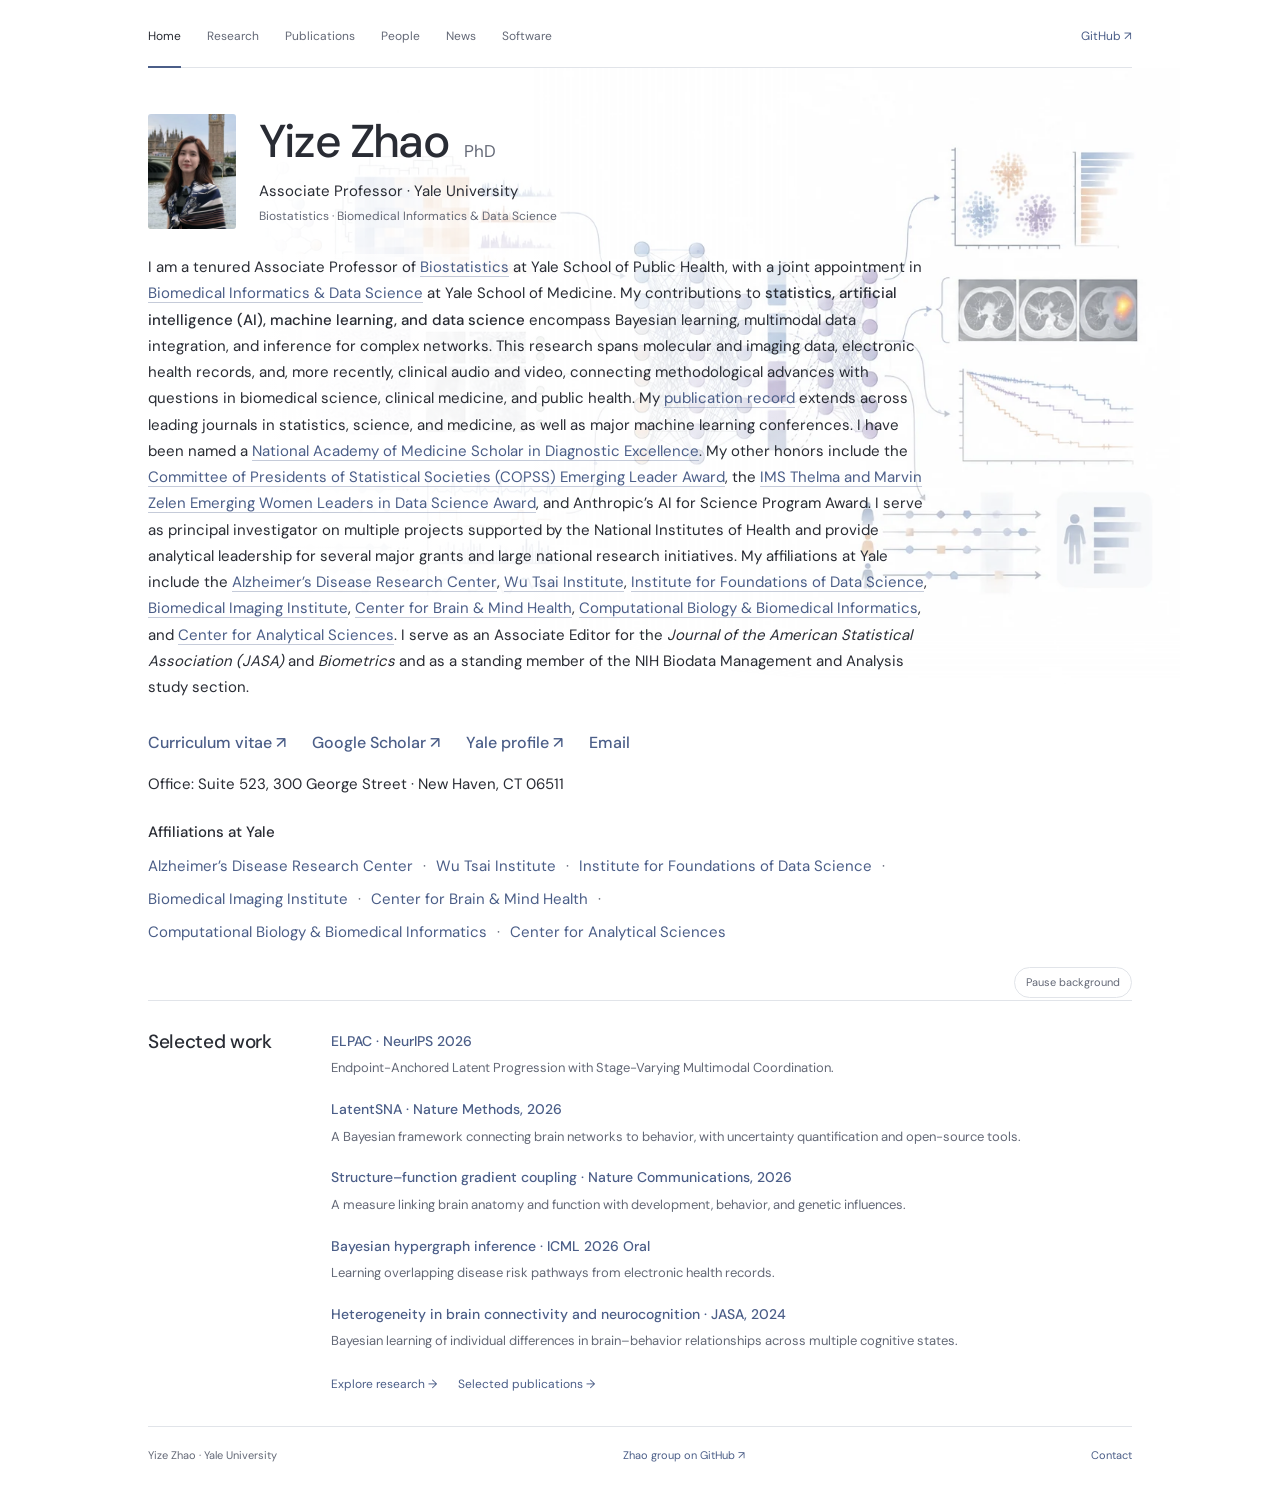
<file: index.html>
<!doctype html>
<html lang="en">
<head>
  <meta charset="utf-8">
  <meta name="viewport" content="width=device-width, initial-scale=1">
  <title>Yize Zhao | Yale University</title>
  <meta name="description" content="Yize Zhao, Associate Professor at Yale University. Statistics, artificial intelligence, machine learning, and data science.">
  <link rel="canonical" href="https://www.yizezhao.com/">
  <meta property="og:title" content="Yize Zhao | Yale University">
  <meta property="og:description" content="Yize Zhao, Associate Professor at Yale University. Statistics, artificial intelligence, machine learning, and data science.">
  <meta property="og:type" content="website">
  <meta property="og:url" content="https://www.yizezhao.com/">
  <link rel="icon" type="image/svg+xml" href="/assets/favicon.svg">
  <link rel="stylesheet" href="/assets/site.css">
  <script src="/assets/site.js" defer></script>
</head>
<body>
<a class="skip-link" href="#main-content">Skip to content</a>
<div id="zhao-people-scope" aria-label="Yize Zhao academic website"><div class="z-shell">
<nav aria-label="Personal website navigation" class="z-nav">
<a aria-current="page" data-page="home" href="/">Home</a>
<a data-page="research" href="/research/">Research</a>
<a data-page="publications" href="/publications/">Publications</a>
<a data-page="people" href="/team-4/">People</a>
<a data-page="news" href="/news/">News</a>
<a data-page="software" href="/software/">Software</a>
<a href="https://github.com/Zhao-team" rel="noopener" target="_blank">GitHub ↗</a>
</nav>
<main id="main-content">
<div data-panel="home">
<header class="z-hero">
<div aria-hidden="true" class="z-atmosphere"><img loading="eager" alt="" data-asset="biomedical-ai-workflow-background.webp" decoding="async" src="/assets/biomedical-ai-workflow-background.webp"/><canvas></canvas></div>
<div class="z-hero-content">
<div class="z-identity"><img loading="eager" alt="Yize Zhao" class="z-portrait" data-asset="person-yize-headshot-2026.webp" decoding="async" src="/assets/person-yize-headshot-2026.webp"/><div><h1>Yize Zhao <span>PhD</span></h1><p class="z-position">Associate Professor · Yale University</p><p class="z-affiliation">Biostatistics · Biomedical Informatics &amp; Data Science</p></div></div>
<div class="z-bio">
<p>I am a tenured Associate Professor of <a href="https://ysph.yale.edu/research/department-research/biostatistics/" rel="noopener" target="_blank">Biostatistics</a> at Yale School of Public Health, with a joint appointment in <a href="https://medicine.yale.edu/biomedical-informatics-data-science/" rel="noopener" target="_blank">Biomedical Informatics &amp; Data Science</a> at Yale School of Medicine. My contributions to <strong>statistics, artificial intelligence (AI), machine learning, and data science</strong> encompass Bayesian learning, multimodal data integration, and inference for complex networks. This research spans molecular and imaging data, electronic health records, and, more recently, clinical audio and video, connecting methodological advances with questions in biomedical science, clinical medicine, and public health. My <a data-page="publications" href="/publications/">publication record</a> extends across leading journals in statistics, science, and medicine, as well as major machine learning conferences. I have been named a <a href="https://nam.edu/news-and-insights/national-academy-of-medicine-names-10-scholars-in-diagnostic-excellence-for-2026/" rel="noopener" target="_blank">National Academy of Medicine Scholar in Diagnostic Excellence</a>. My other honors include the <a href="https://imstat.org/2025/08/28/copss-emerging-leader-awards-2025/" rel="noopener" target="_blank">Committee of Presidents of Statistical Societies (COPSS) Emerging Leader Award</a>, the <a href="https://ysph.yale.edu/news-article/dr-yize-zhao-receives-award-for-emerging-women-leaders-in-data-science/" rel="noopener" target="_blank">IMS Thelma and Marvin Zelen Emerging Women Leaders in Data Science Award</a>, and Anthropic’s AI for Science Program Award. I serve as principal investigator on multiple projects supported by the National Institutes of Health and provide analytical leadership for several major grants and large national research initiatives. My affiliations at Yale include the <a href="https://medicine.yale.edu/adrc/" rel="noopener" target="_blank">Alzheimer’s Disease Research Center</a>, <a href="https://wti.yale.edu/profile/yize-zhao" rel="noopener" target="_blank">Wu Tsai Institute</a>, <a href="https://fds.yale.edu/" rel="noopener" target="_blank">Institute for Foundations of Data Science</a>, <a href="https://medicine.yale.edu/biomedical-imaging-institute/" rel="noopener" target="_blank">Biomedical Imaging Institute</a>, <a href="https://medicine.yale.edu/brain-mind-health/" rel="noopener" target="_blank">Center for Brain &amp; Mind Health</a>, <a href="https://medicine.yale.edu/bbs/tracks/computational-biology-bioinformatics/" rel="noopener" target="_blank">Computational Biology &amp; Biomedical Informatics</a>, and <a href="https://ysph.yale.edu/ycas/" rel="noopener" target="_blank">Center for Analytical Sciences</a>. I serve as an Associate Editor for the <em>Journal of the American Statistical Association (JASA)</em> and <em>Biometrics</em> and as a standing member of the NIH Biodata Management and Analysis study section.</p>
</div>
<div class="z-links"><a href="/assets/Yize-Zhao-CV.pdf" rel="noopener" target="_blank">Curriculum vitae ↗</a><a href="https://scholar.google.com/citations?user=TJjOLCIAAAAJ&amp;hl=en" rel="noopener" target="_blank">Google Scholar ↗</a><a href="https://ysph.yale.edu/profile/yize-zhao/" rel="noopener" target="_blank">Yale profile ↗</a><a href="mailto:yize.zhao@yale.edu">Email</a></div><p class="z-office-location">Office: Suite 523, 300 George Street · New Haven, CT 06511</p>
<div class="z-home-affiliations"><h2>Affiliations at Yale</h2><ul>
<li><a href="https://medicine.yale.edu/adrc/" rel="noopener" target="_blank">Alzheimer’s Disease Research Center</a></li>
<li><a href="https://wti.yale.edu/profile/yize-zhao" rel="noopener" target="_blank">Wu Tsai Institute</a></li>
<li><a href="https://fds.yale.edu/" rel="noopener" target="_blank">Institute for Foundations of Data Science</a></li>
<li><a href="https://medicine.yale.edu/biomedical-imaging-institute/" rel="noopener" target="_blank">Biomedical Imaging Institute</a></li>
<li><a href="https://medicine.yale.edu/brain-mind-health/" rel="noopener" target="_blank">Center for Brain &amp; Mind Health</a></li>
<li><a href="https://medicine.yale.edu/bbs/tracks/computational-biology-bioinformatics/" rel="noopener" target="_blank">Computational Biology &amp; Biomedical Informatics</a></li>
<li><a href="https://ysph.yale.edu/ycas/" rel="noopener" target="_blank">Center for Analytical Sciences</a></li>
</ul></div>
</div><button aria-pressed="true" class="z-motion-button" type="button">Pause background</button>
</header>
<section class="z-section z-selected-work"><div class="z-section-label"><h2>Selected work</h2></div><div class="z-personal-copy"><ul class="z-achievement-list">
<li><a href="/publications/#ding-neurips-2026">ELPAC · NeurIPS 2026</a><p>Endpoint-Anchored Latent Progression with Stage-Varying Multimodal Coordination.</p></li>
<li><a href="https://doi.org/10.1038/s41592-025-02896-9" rel="noopener" target="_blank">LatentSNA · Nature Methods, 2026</a><p>A Bayesian framework connecting brain networks to behavior, with uncertainty quantification and open-source tools.</p></li>
<li><a href="https://doi.org/10.1038/s41467-026-71719-y" rel="noopener" target="_blank">Structure–function gradient coupling · Nature Communications, 2026</a><p>A measure linking brain anatomy and function with development, behavior, and genetic influences.</p></li>
<li><a href="https://arxiv.org/abs/2606.07677" rel="noopener" target="_blank">Bayesian hypergraph inference · ICML 2026 Oral</a><p>Learning overlapping disease risk pathways from electronic health records.</p></li>
<li><a href="https://doi.org/10.1080/01621459.2024.2311363" rel="noopener" target="_blank">Heterogeneity in brain connectivity and neurocognition · JASA, 2024</a><p>Bayesian learning of individual differences in brain–behavior relationships across multiple cognitive states.</p></li>
</ul><div class="z-links"><a data-page="research" href="/research/">Explore research →</a><a data-page="publications" href="/publications/">Selected publications →</a></div></div></section>
</div>





</main><footer class="z-footer"><span>Yize Zhao · Yale University</span><a href="https://github.com/Zhao-team" rel="noopener" target="_blank">Zhao group on GitHub ↗</a><a href="mailto:yize.zhao@yale.edu">Contact</a></footer>
</div></div>
</body>
</html>
</file>
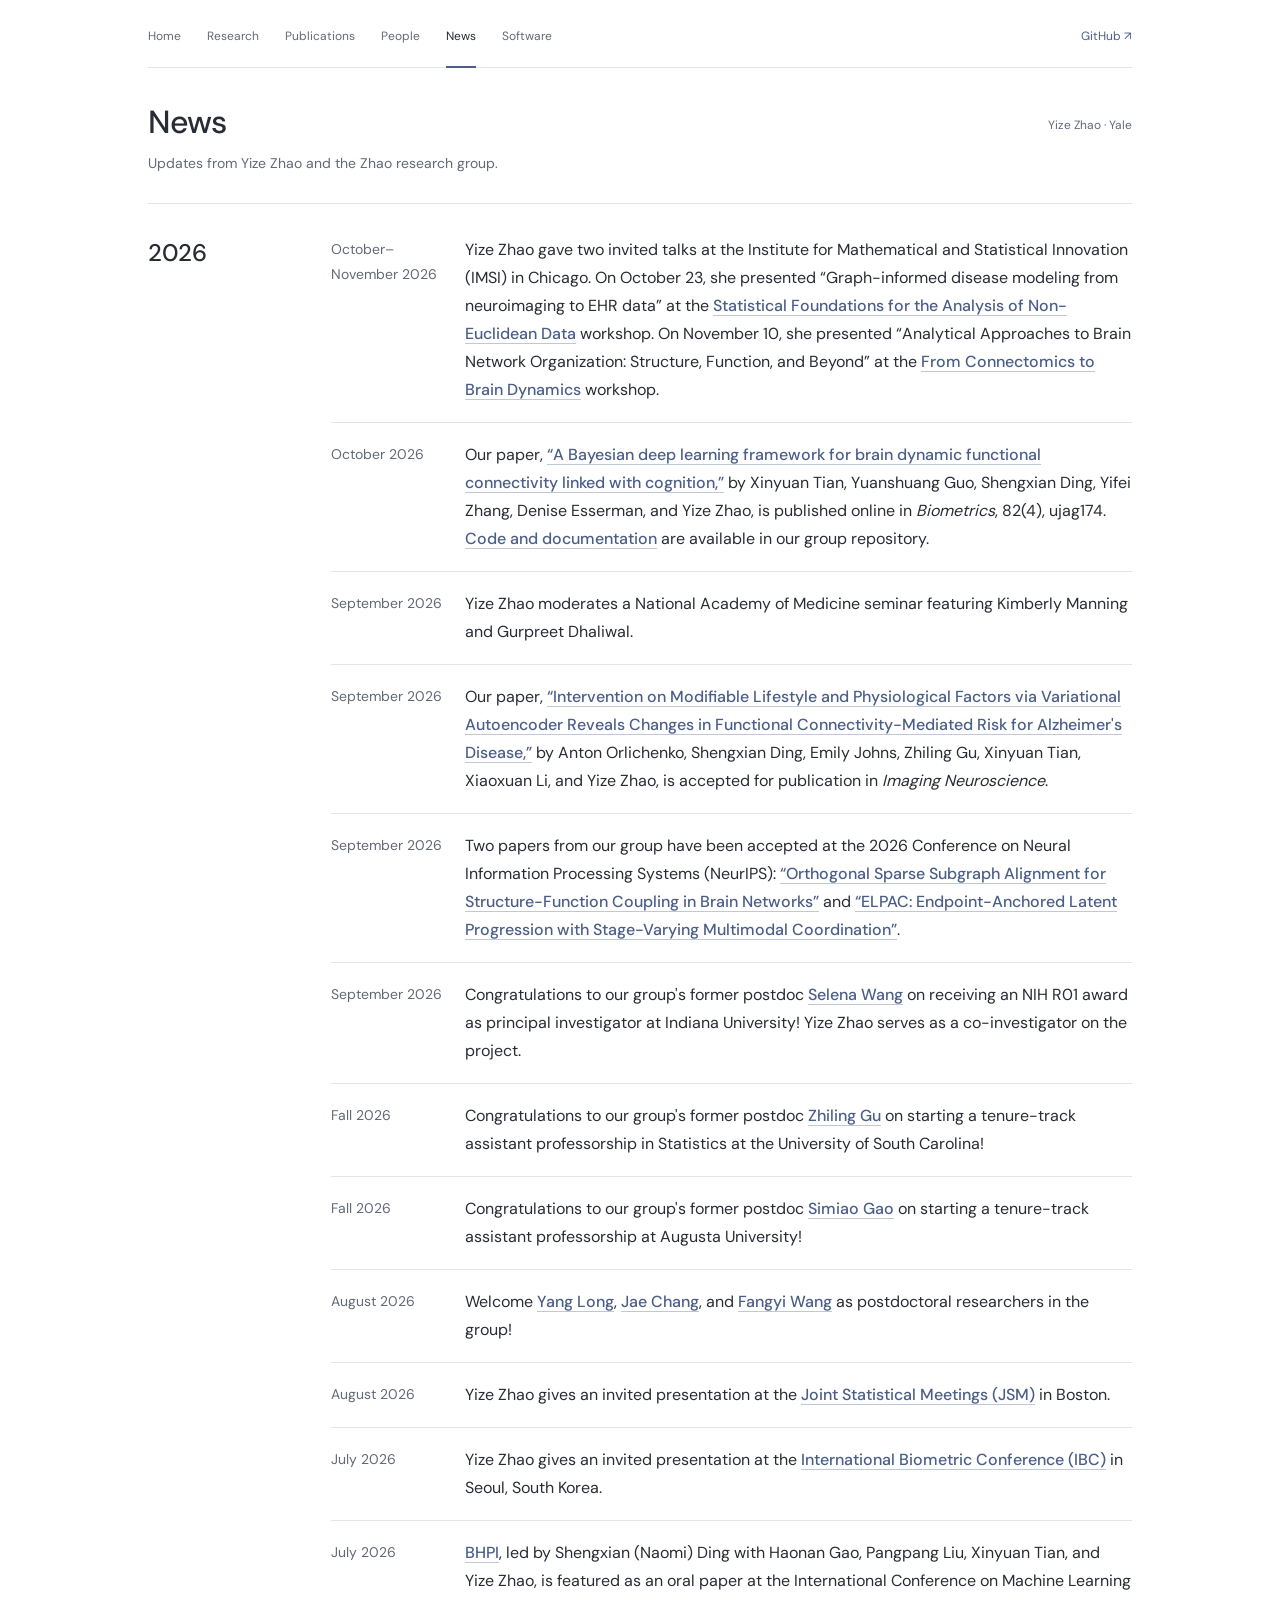
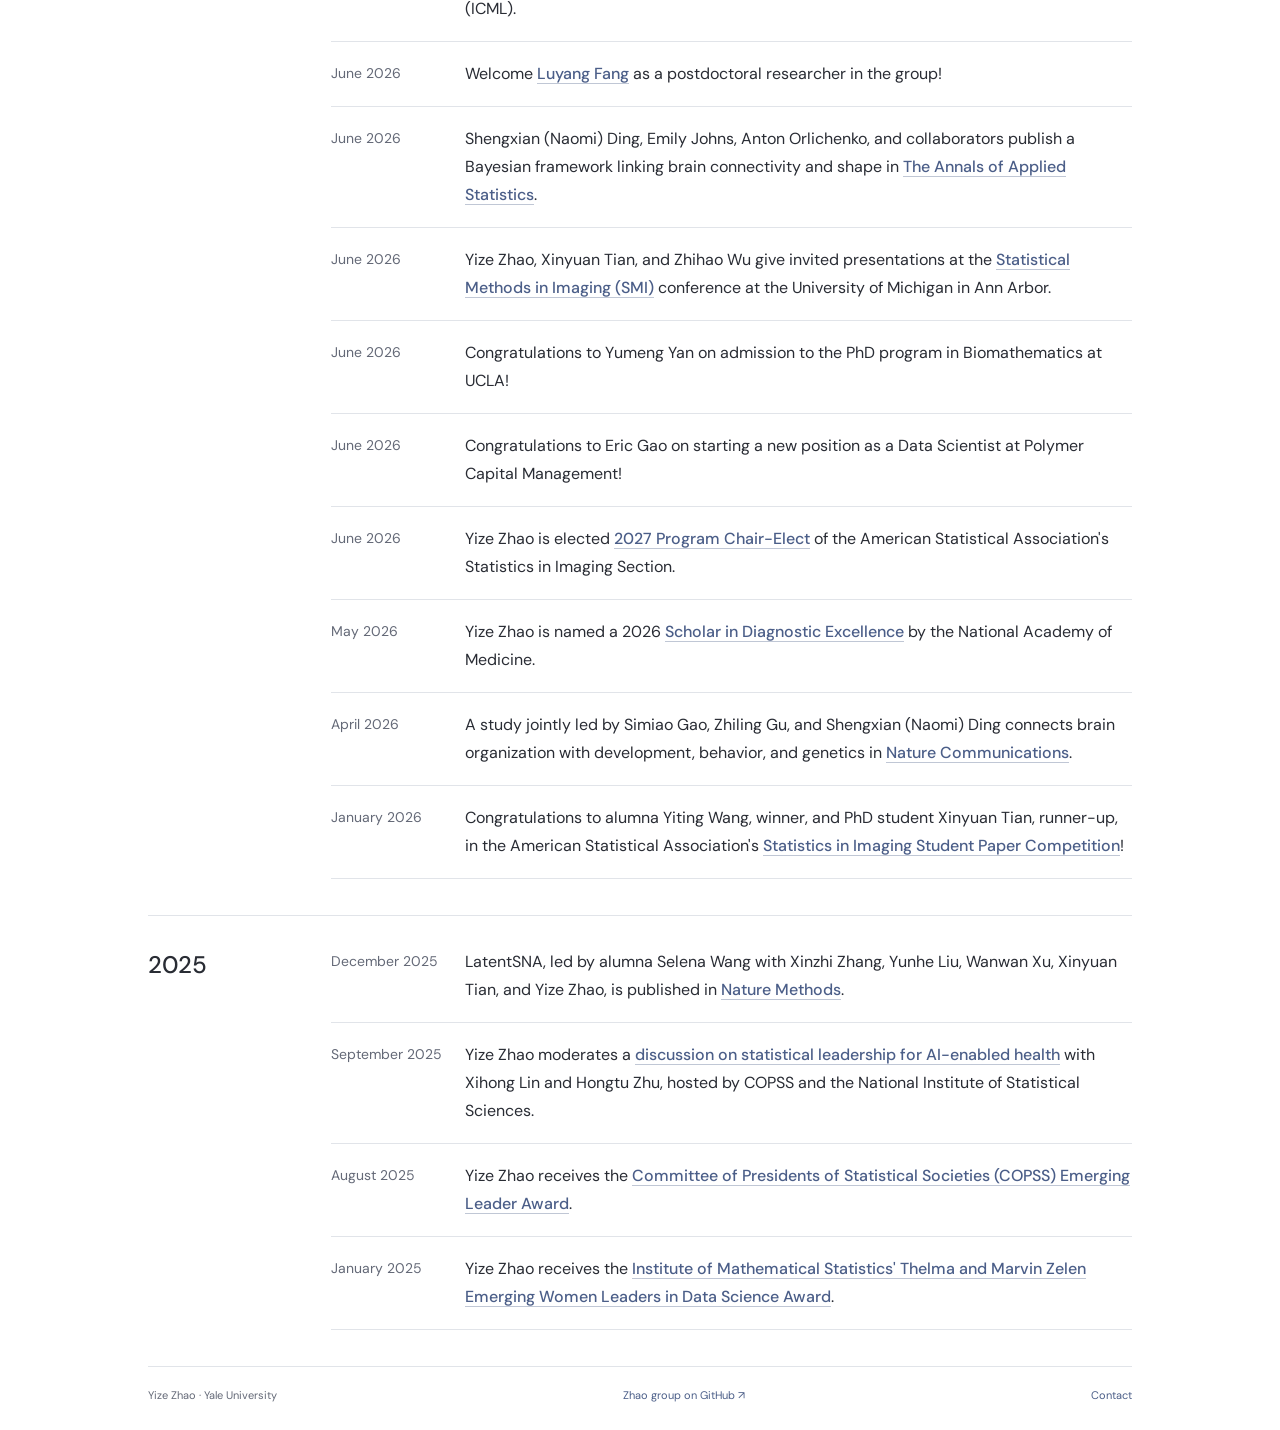
<file: news/index.html>
<!doctype html>
<html lang="en">
<head>
  <meta charset="utf-8">
  <meta name="viewport" content="width=device-width, initial-scale=1">
  <title>News | Yize Zhao</title>
  <meta name="description" content="Research news, publications, and honors from Yize Zhao and the Zhao group.">
  <link rel="canonical" href="https://www.yizezhao.com/news/">
  <meta property="og:title" content="News | Yize Zhao">
  <meta property="og:description" content="Research news, publications, and honors from Yize Zhao and the Zhao group.">
  <meta property="og:type" content="website">
  <meta property="og:url" content="https://www.yizezhao.com/news/">
  <link rel="icon" type="image/svg+xml" href="/assets/favicon.svg">
  <link rel="stylesheet" href="/assets/site.css">
  <script src="/assets/site.js" defer></script>
</head>
<body>
<a class="skip-link" href="#main-content">Skip to content</a>
<div id="zhao-people-scope" aria-label="Yize Zhao academic website"><div class="z-shell">
<nav aria-label="Personal website navigation" class="z-nav">
<a data-page="home" href="/">Home</a>
<a data-page="research" href="/research/">Research</a>
<a data-page="publications" href="/publications/">Publications</a>
<a data-page="people" href="/team-4/">People</a>
<a aria-current="page" data-page="news" href="/news/">News</a>
<a data-page="software" href="/software/">Software</a>
<a href="https://github.com/Zhao-team" rel="noopener" target="_blank">GitHub ↗</a>
</nav>
<main id="main-content">




<div class="z-page" data-panel="news">
<header class="z-page-header"><div><h1 class="z-page-title">News</h1><p class="z-page-intro">Updates from Yize Zhao and the Zhao research group.</p></div><span class="z-page-byline">Yize Zhao · Yale</span></header>
<section aria-labelledby="news-2026" class="z-section z-news">
<div class="z-section-label"><h2 id="news-2026">2026</h2></div>
<div class="z-news-content"><ol class="z-news-list"><li id="imsi-invited-talks-2026"><time datetime="2026-11">October–November 2026</time><p>Yize Zhao gave two invited talks at the Institute for Mathematical and Statistical Innovation (IMSI) in Chicago. On October 23, she presented “Graph-informed disease modeling from neuroimaging to EHR data” at the <a href="https://www.imsi.institute/activities/statistical-foundations-for-the-analysis-of-non-euclidean-data/" rel="noopener" target="_blank">Statistical Foundations for the Analysis of Non-Euclidean Data</a> workshop. On November 10, she presented “Analytical Approaches to Brain Network Organization: Structure, Function, and Beyond” at the <a href="https://www.imsi.institute/activities/from-connectomics-to-brain-dynamics-ordinary-differential-equations-and-beyond/" rel="noopener" target="_blank">From Connectomics to Brain Dynamics</a> workshop.</p></li>
<li id="bstd-publication-2026"><time datetime="2026-10-07">October 2026</time><p>Our paper, <a href="https://doi.org/10.1093/biomtc/ujag174" rel="noopener" target="_blank">“A Bayesian deep learning framework for brain dynamic functional connectivity linked with cognition,”</a> by Xinyuan Tian, Yuanshuang Guo, Shengxian Ding, Yifei Zhang, Denise Esserman, and Yize Zhao, is published online in <em>Biometrics</em>, 82(4), ujag174. <a href="https://github.com/Zhao-team/bayesian-dynamic-functional-connectivity" rel="noopener" target="_blank">Code and documentation</a> are available in our group repository.</p></li>
<li id="nam-cognition-clinical-reasoning-2026"><time datetime="2026-09">September 2026</time><p>Yize Zhao moderates a National Academy of Medicine seminar featuring Kimberly Manning and Gurpreet Dhaliwal.</p></li>
<li id="imag-acceptance-2026"><time datetime="2026-09">September 2026</time><p>Our paper, <a href="/publications/#orlichenko-imaging-neuroscience-2026">“Intervention on Modifiable Lifestyle and Physiological Factors via Variational Autoencoder Reveals Changes in Functional Connectivity-Mediated Risk for Alzheimer's Disease,”</a> by Anton Orlichenko, Shengxian Ding, Emily Johns, Zhiling Gu, Xinyuan Tian, Xiaoxuan Li, and Yize Zhao, is accepted for publication in <em>Imaging Neuroscience</em>.</p></li>
<li id="neurips-2026"><time datetime="2026-09">September 2026</time><p>Two papers from our group have been accepted at the 2026 Conference on Neural Information Processing Systems (NeurIPS): <a href="/publications/#gao-neurips-2026">“Orthogonal Sparse Subgraph Alignment for Structure-Function Coupling in Brain Networks”</a> and <a href="/publications/#ding-neurips-2026">“ELPAC: Endpoint-Anchored Latent Progression with Stage-Varying Multimodal Coordination”</a>.</p></li>
<li><time datetime="2026-09">September 2026</time><p>Congratulations to our group's former postdoc <a href="https://selenashuowang.github.io/cv/" rel="noopener" target="_blank">Selena Wang</a> on receiving an NIH R01 award as principal investigator at Indiana University! Yize Zhao serves as a co-investigator on the project.</p></li>
<li><time datetime="2026">Fall 2026</time><p>Congratulations to our group's former postdoc <a href="https://www.guzhiling.com/" rel="noopener" target="_blank">Zhiling Gu</a> on starting a tenure-track assistant professorship in Statistics at the University of South Carolina!</p></li>
<li><time datetime="2026">Fall 2026</time><p>Congratulations to our group's former postdoc <a href="https://www.augusta.edu/sph/faculty" rel="noopener" target="_blank">Simiao Gao</a> on starting a tenure-track assistant professorship at Augusta University!</p></li>
<li><time datetime="2026-08">August 2026</time><p>Welcome <a href="https://ylong-chn.github.io/" rel="noopener" target="_blank">Yang Long</a>, <a href="https://jaehochang92.github.io/" rel="noopener" target="_blank">Jae Chang</a>, and <a href="https://fw258.github.io/" rel="noopener" target="_blank">Fangyi Wang</a> as postdoctoral researchers in the group!</p></li>
<li><time datetime="2026-08">August 2026</time><p>Yize Zhao gives an invited presentation at the <a href="https://ww3.aievolution.com/JSMAnnual2026/Events/viewEv?ev=5503" rel="noopener" target="_blank">Joint Statistical Meetings (JSM)</a> in Boston.</p></li>
<li><time datetime="2026-07">July 2026</time><p>Yize Zhao gives an invited presentation at the <a href="https://www.ibc2026.org/ibc2026/events/is26" rel="noopener" target="_blank">International Biometric Conference (IBC)</a> in Seoul, South Korea.</p></li>
<li><time datetime="2026-07">July 2026</time><p><a href="https://naomi-ding.github.io/BHPI/" rel="noopener" target="_blank">BHPI</a>, led by Shengxian (Naomi) Ding with Haonan Gao, Pangpang Liu, Xinyuan Tian, and Yize Zhao, is featured as an oral paper at the International Conference on Machine Learning (ICML).</p></li>
<li><time datetime="2026-06">June 2026</time><p>Welcome <a href="https://luyangfang.github.io/" rel="noopener" target="_blank">Luyang Fang</a> as a postdoctoral researcher in the group!</p></li>
<li><time datetime="2026-06">June 2026</time><p>Shengxian (Naomi) Ding, Emily Johns, Anton Orlichenko, and collaborators publish a Bayesian framework linking brain connectivity and shape in <a href="https://doi.org/10.1214/26-AOAS2154" rel="noopener" target="_blank">The Annals of Applied Statistics</a>.</p></li>
<li><time datetime="2026-06">June 2026</time><p>Yize Zhao, Xinyuan Tian, and Zhihao Wu give invited presentations at the <a href="https://asa-sii.github.io/website/ASA-SII-2026/" rel="noopener" target="_blank">Statistical Methods in Imaging (SMI)</a> conference at the University of Michigan in Ann Arbor.</p></li>
<li><time datetime="2026-06">June 2026</time><p>Congratulations to Yumeng Yan on admission to the PhD program in Biomathematics at UCLA!</p></li>
<li><time datetime="2026-06">June 2026</time><p>Congratulations to Eric Gao on starting a new position as a Data Scientist at Polymer Capital Management!</p></li>
<li><time datetime="2026-06">June 2026</time><p>Yize Zhao is elected <a href="https://www.amstat.org/docs/default-source/amstat-documents/2026-asa-election-results.pdf?sfvrsn=d8f9cc59_1" rel="noopener" target="_blank">2027 Program Chair-Elect</a> of the American Statistical Association's Statistics in Imaging Section.</p></li>
<li><time datetime="2026-05">May 2026</time><p>Yize Zhao is named a 2026 <a href="https://nam.edu/news-and-insights/national-academy-of-medicine-names-10-scholars-in-diagnostic-excellence-for-2026/" rel="noopener" target="_blank">Scholar in Diagnostic Excellence</a> by the National Academy of Medicine.</p></li>
<li><time datetime="2026-04">April 2026</time><p>A study jointly led by Simiao Gao, Zhiling Gu, and Shengxian (Naomi) Ding connects brain organization with development, behavior, and genetics in <a href="https://www.nature.com/articles/s41467-026-71719-y" rel="noopener" target="_blank">Nature Communications</a>.</p></li>
<li><time datetime="2026-01">January 2026</time><p>Congratulations to alumna Yiting Wang, winner, and PhD student Xinyuan Tian, runner-up, in the American Statistical Association's <a href="https://www.statsinimaging.org/jsm_competitions/" rel="noopener" target="_blank">Statistics in Imaging Student Paper Competition</a>!</p></li></ol></div></section>
<section aria-labelledby="news-2025" class="z-section z-news">
<div class="z-section-label"><h2 id="news-2025">2025</h2></div>
<div class="z-news-content"><ol class="z-news-list"><li><time datetime="2025">December 2025</time><p>LatentSNA, led by alumna Selena Wang with Xinzhi Zhang, Yunhe Liu, Wanwan Xu, Xinyuan Tian, and Yize Zhao, is published in <a href="https://www.nature.com/articles/s41592-025-02896-9" rel="noopener" target="_blank">Nature Methods</a>.</p></li>
<li><time datetime="2025-09">September 2025</time><p>Yize Zhao moderates a <a href="https://www.niss.org/news/copss-niss-leadership-webinar-explores-career-development-research-strategy-and-emerging" rel="noopener" target="_blank">discussion on statistical leadership for AI-enabled health</a> with Xihong Lin and Hongtu Zhu, hosted by COPSS and the National Institute of Statistical Sciences.</p></li>
<li><time datetime="2025-08">August 2025</time><p>Yize Zhao receives the <a href="https://imstat.org/2025/08/28/copss-emerging-leader-awards-2025/" rel="noopener" target="_blank">Committee of Presidents of Statistical Societies (COPSS) Emerging Leader Award</a>.</p></li>
<li><time datetime="2025-01">January 2025</time><p>Yize Zhao receives the <a href="https://ysph.yale.edu/ycas/news-article/dr-yize-zhao-receives-award-for-emerging-women-leaders-in-data-science/" rel="noopener" target="_blank">Institute of Mathematical Statistics' Thelma and Marvin Zelen Emerging Women Leaders in Data Science Award</a>.</p></li></ol></div></section>
</div>

</main><footer class="z-footer"><span>Yize Zhao · Yale University</span><a href="https://github.com/Zhao-team" rel="noopener" target="_blank">Zhao group on GitHub ↗</a><a href="mailto:yize.zhao@yale.edu">Contact</a></footer>
</div></div>
</body>
</html>
</file>
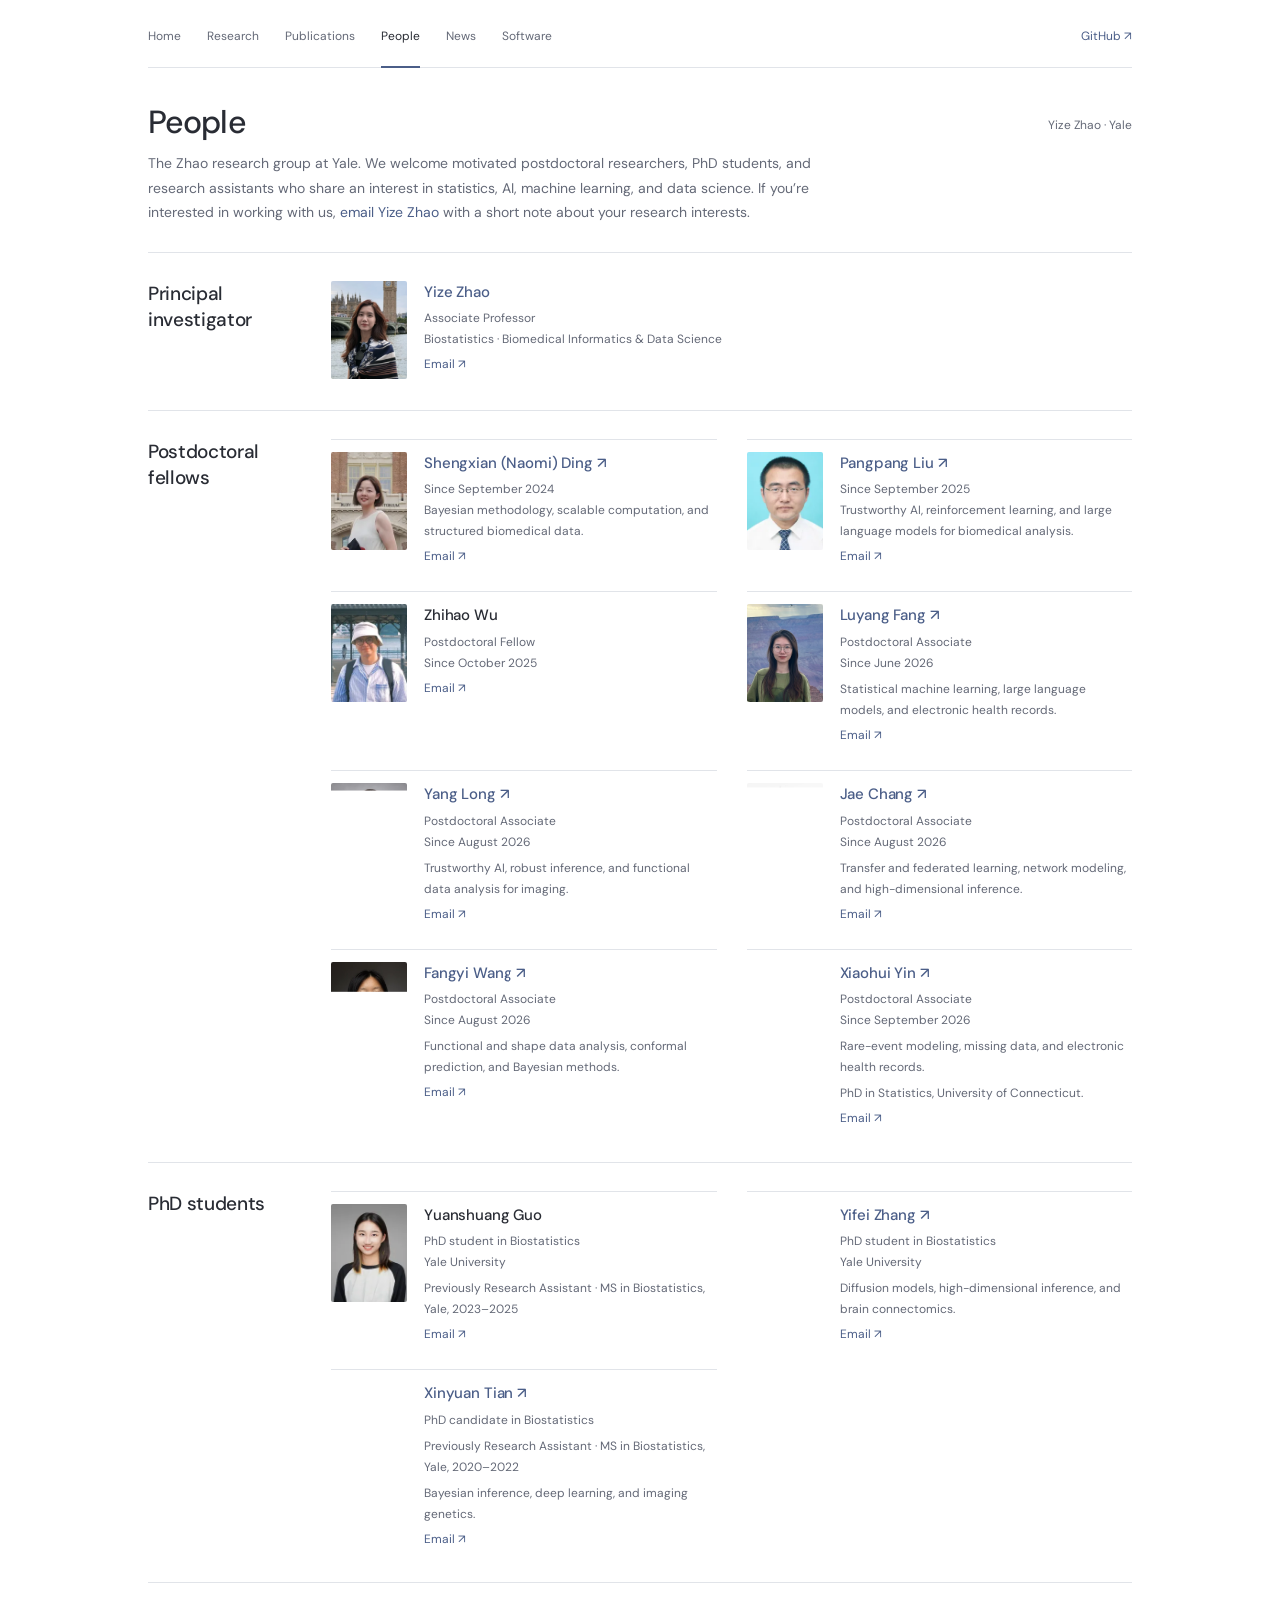
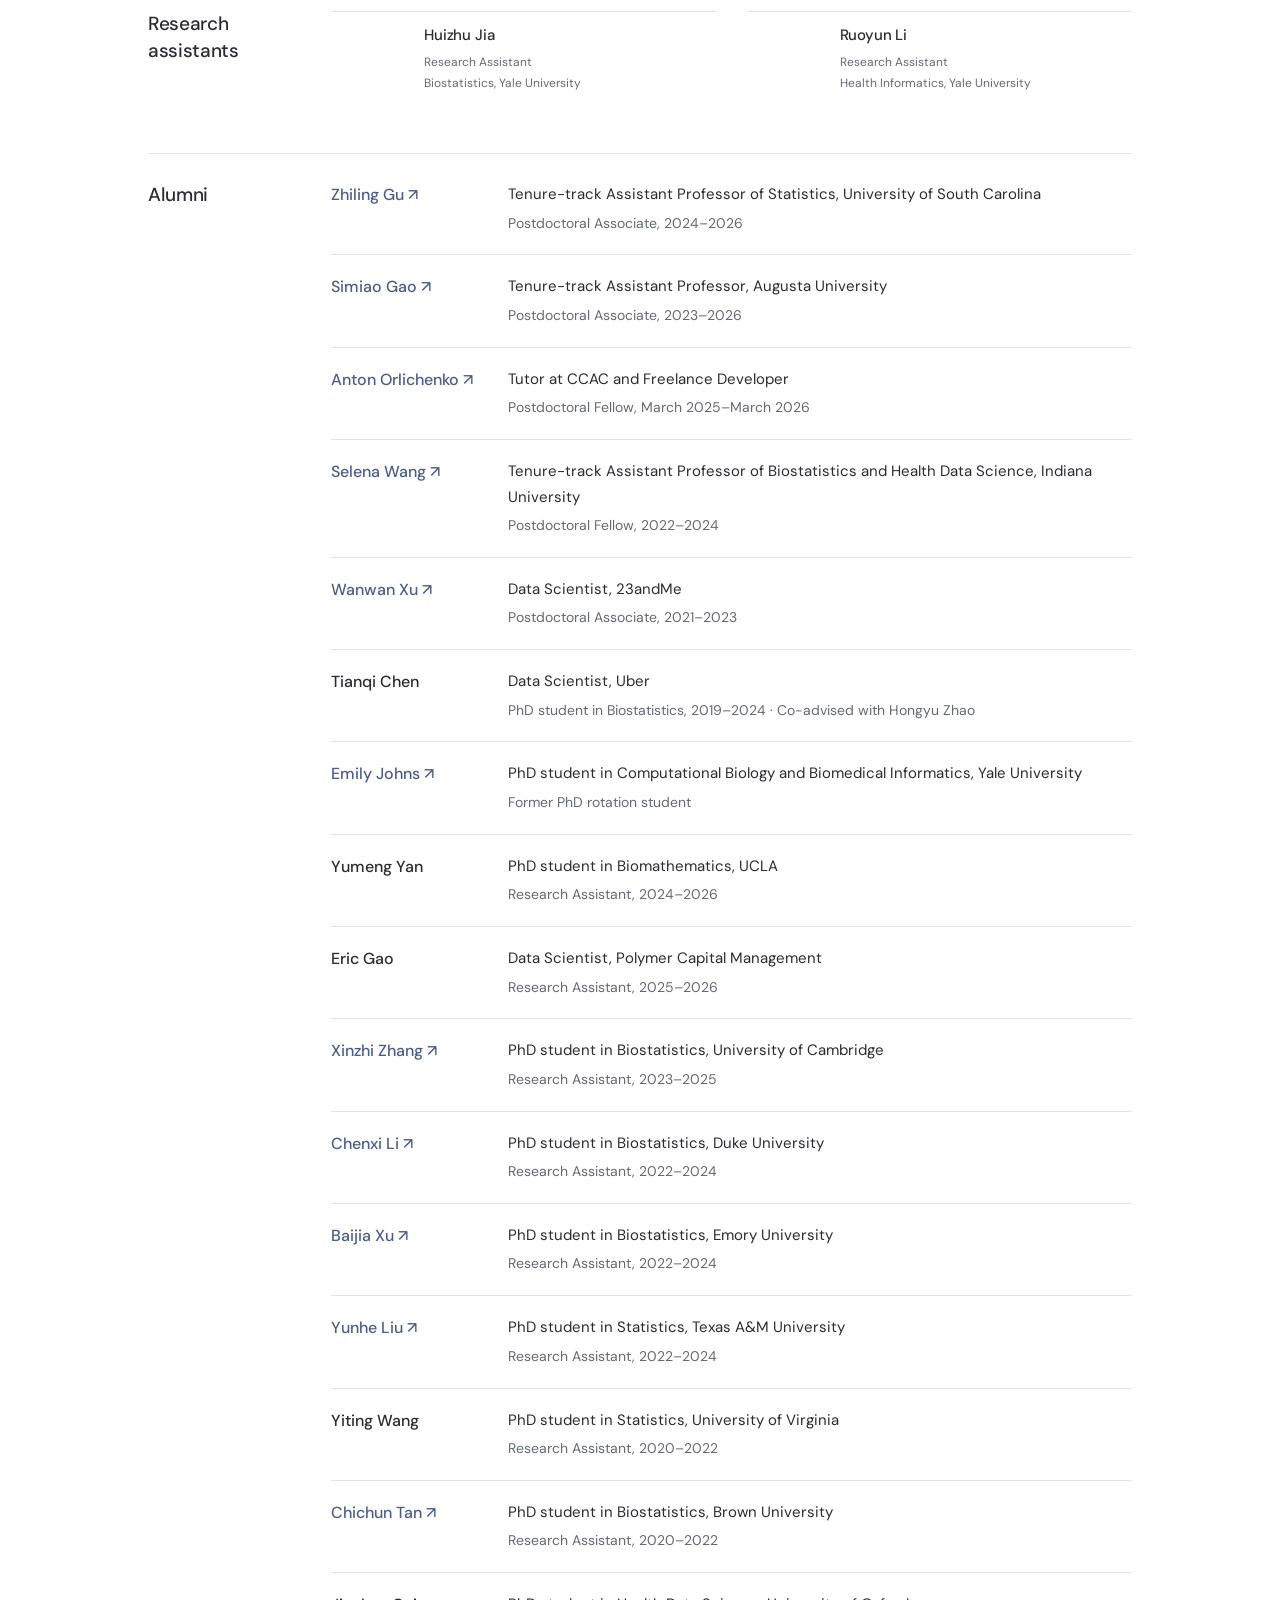
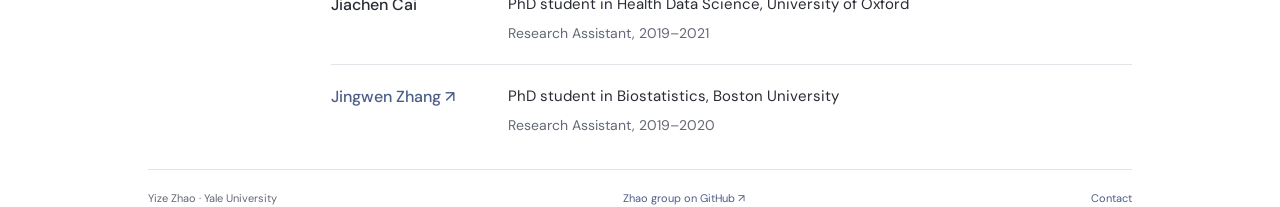
<file: people/index.html>
<!doctype html><html lang="en"><head><meta charset="utf-8"><title>People | Yize Zhao</title><meta http-equiv="refresh" content="0;url=/team-4/"><link rel="canonical" href="https://www.yizezhao.com/team-4/"></head><body><a href="/team-4/">People</a></body></html>
</file>
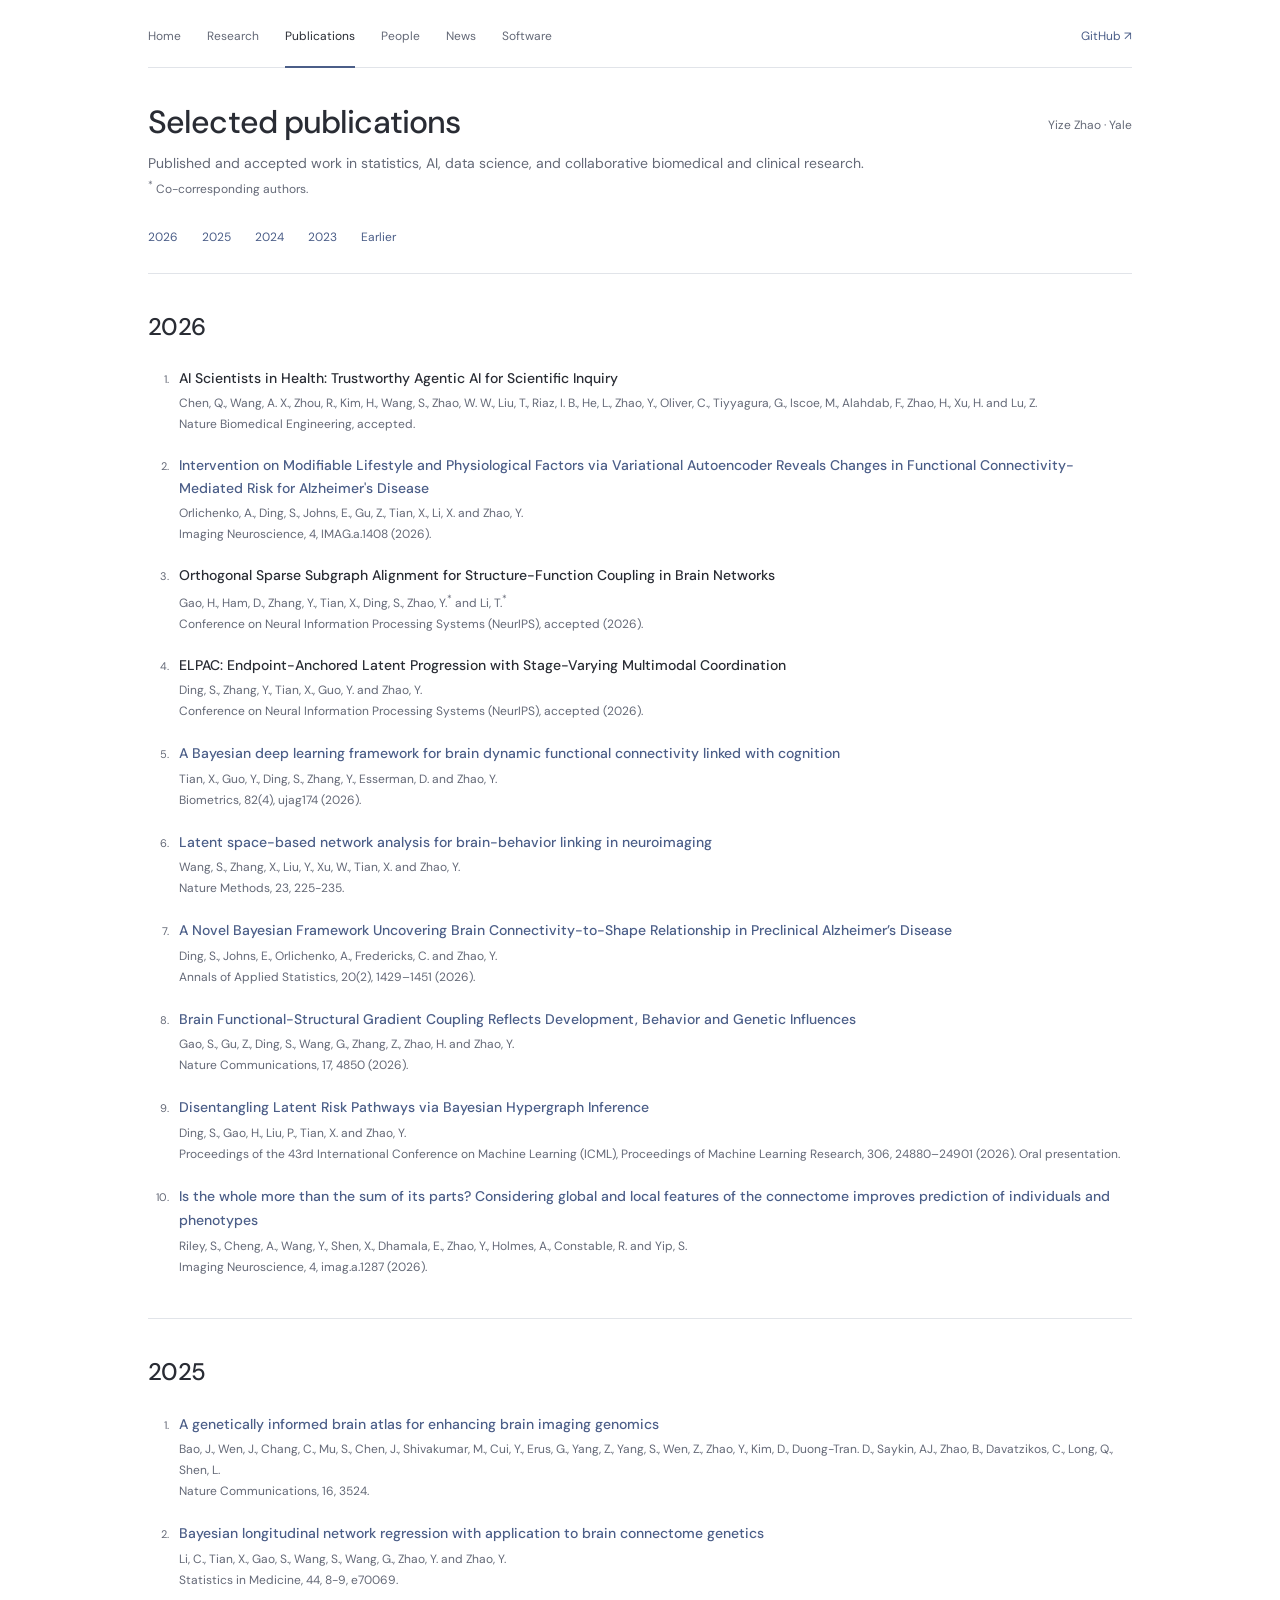
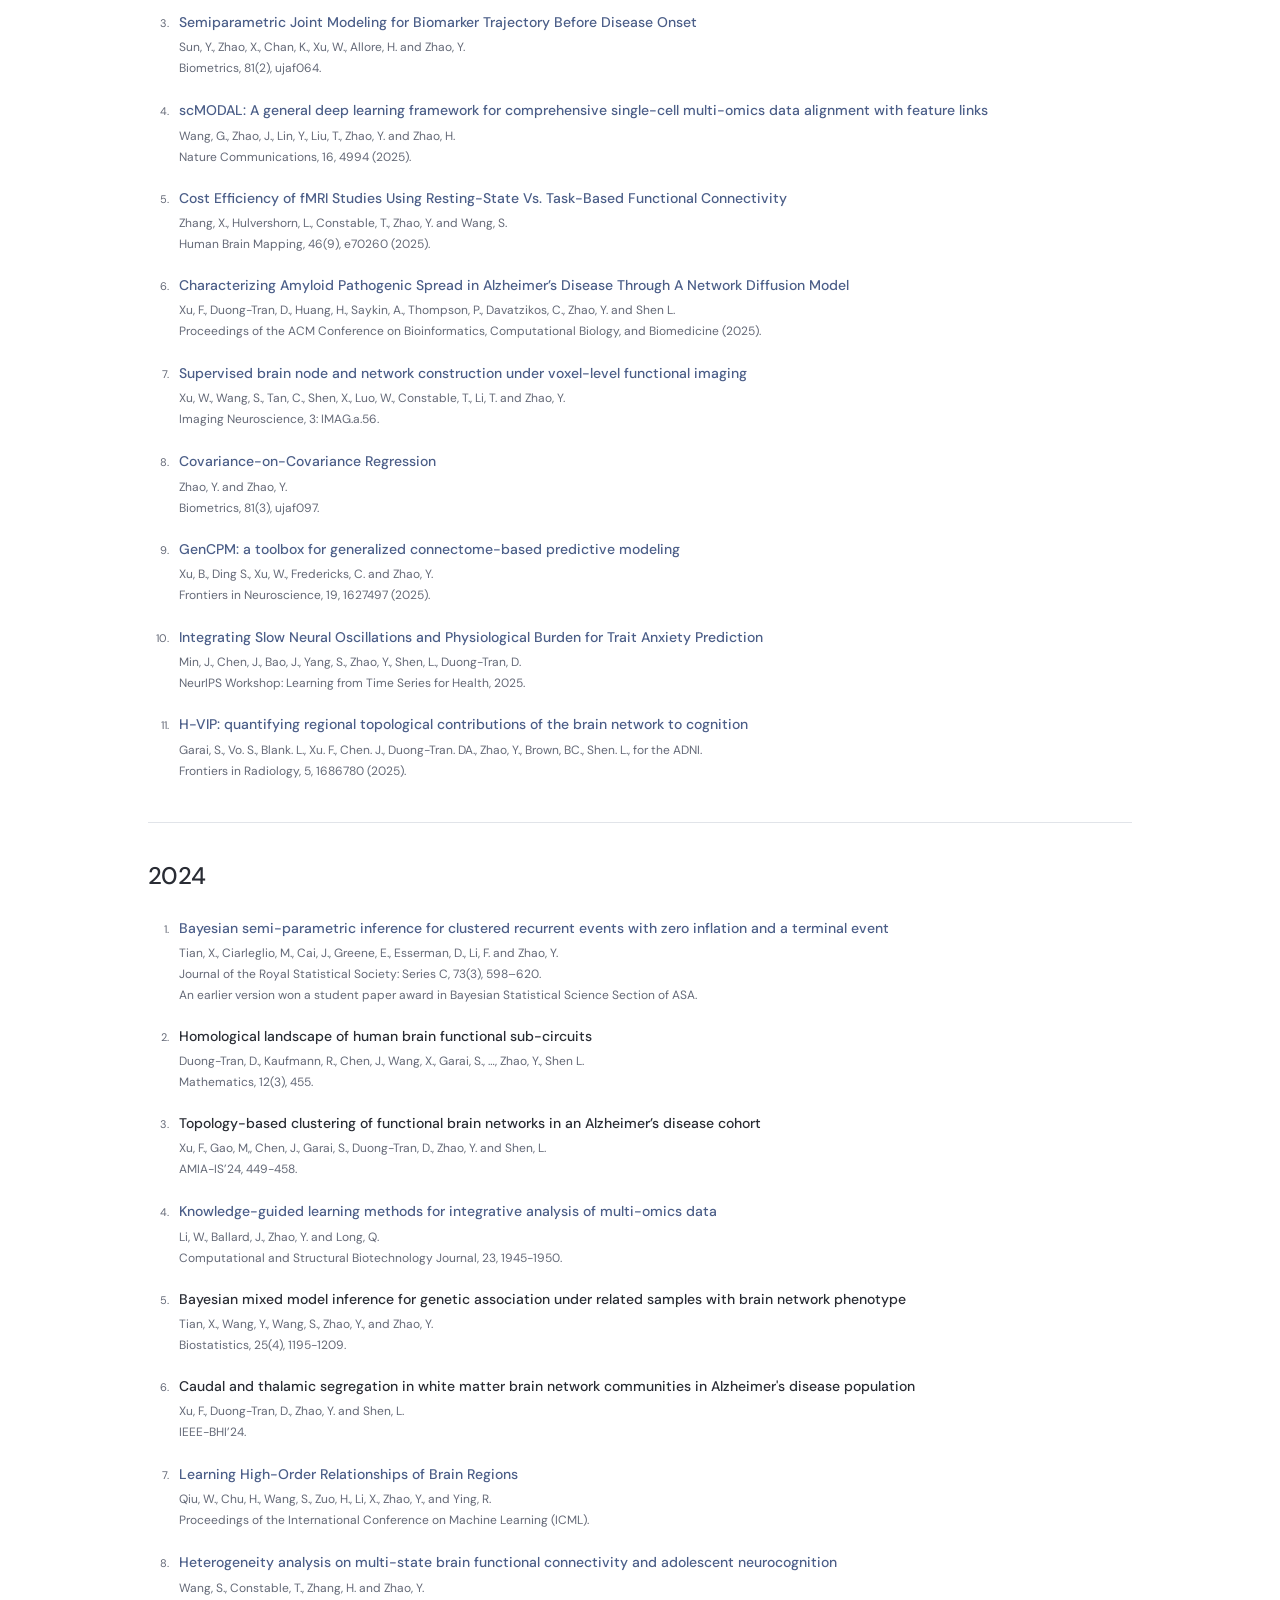
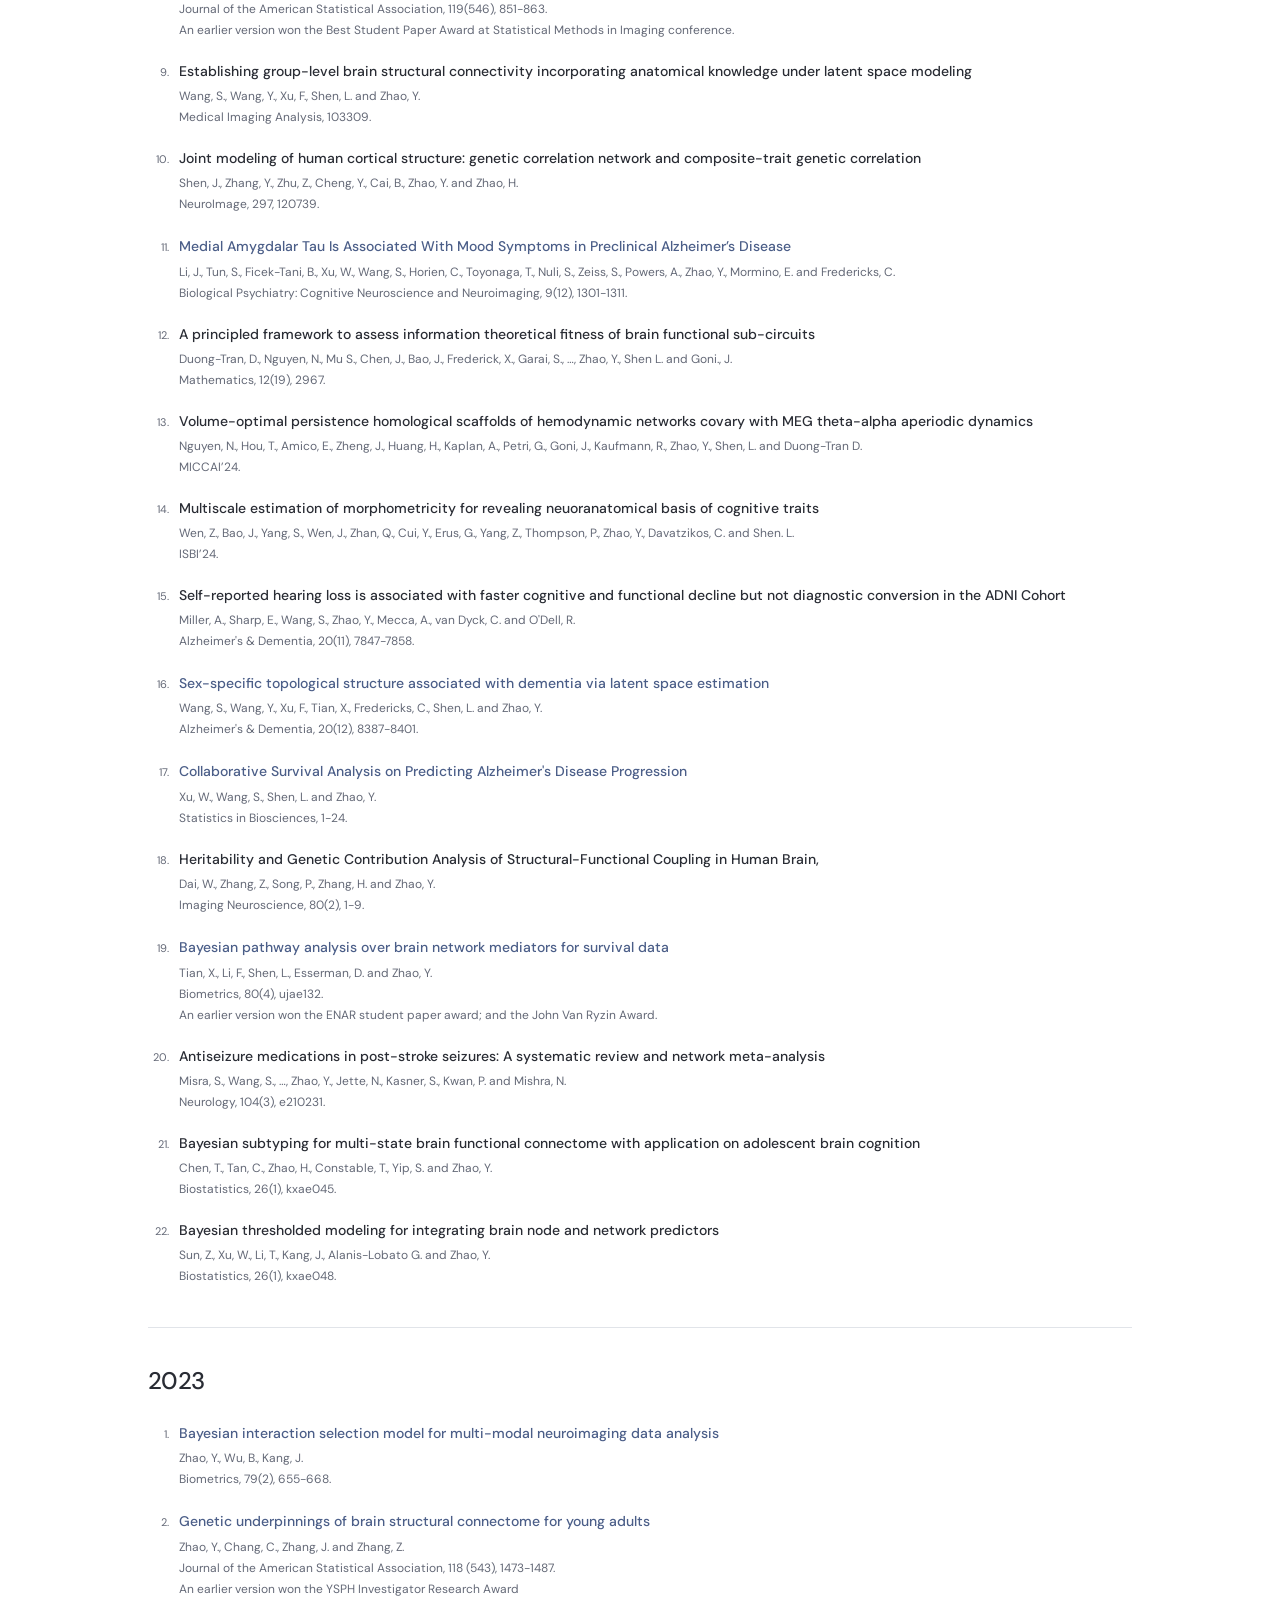
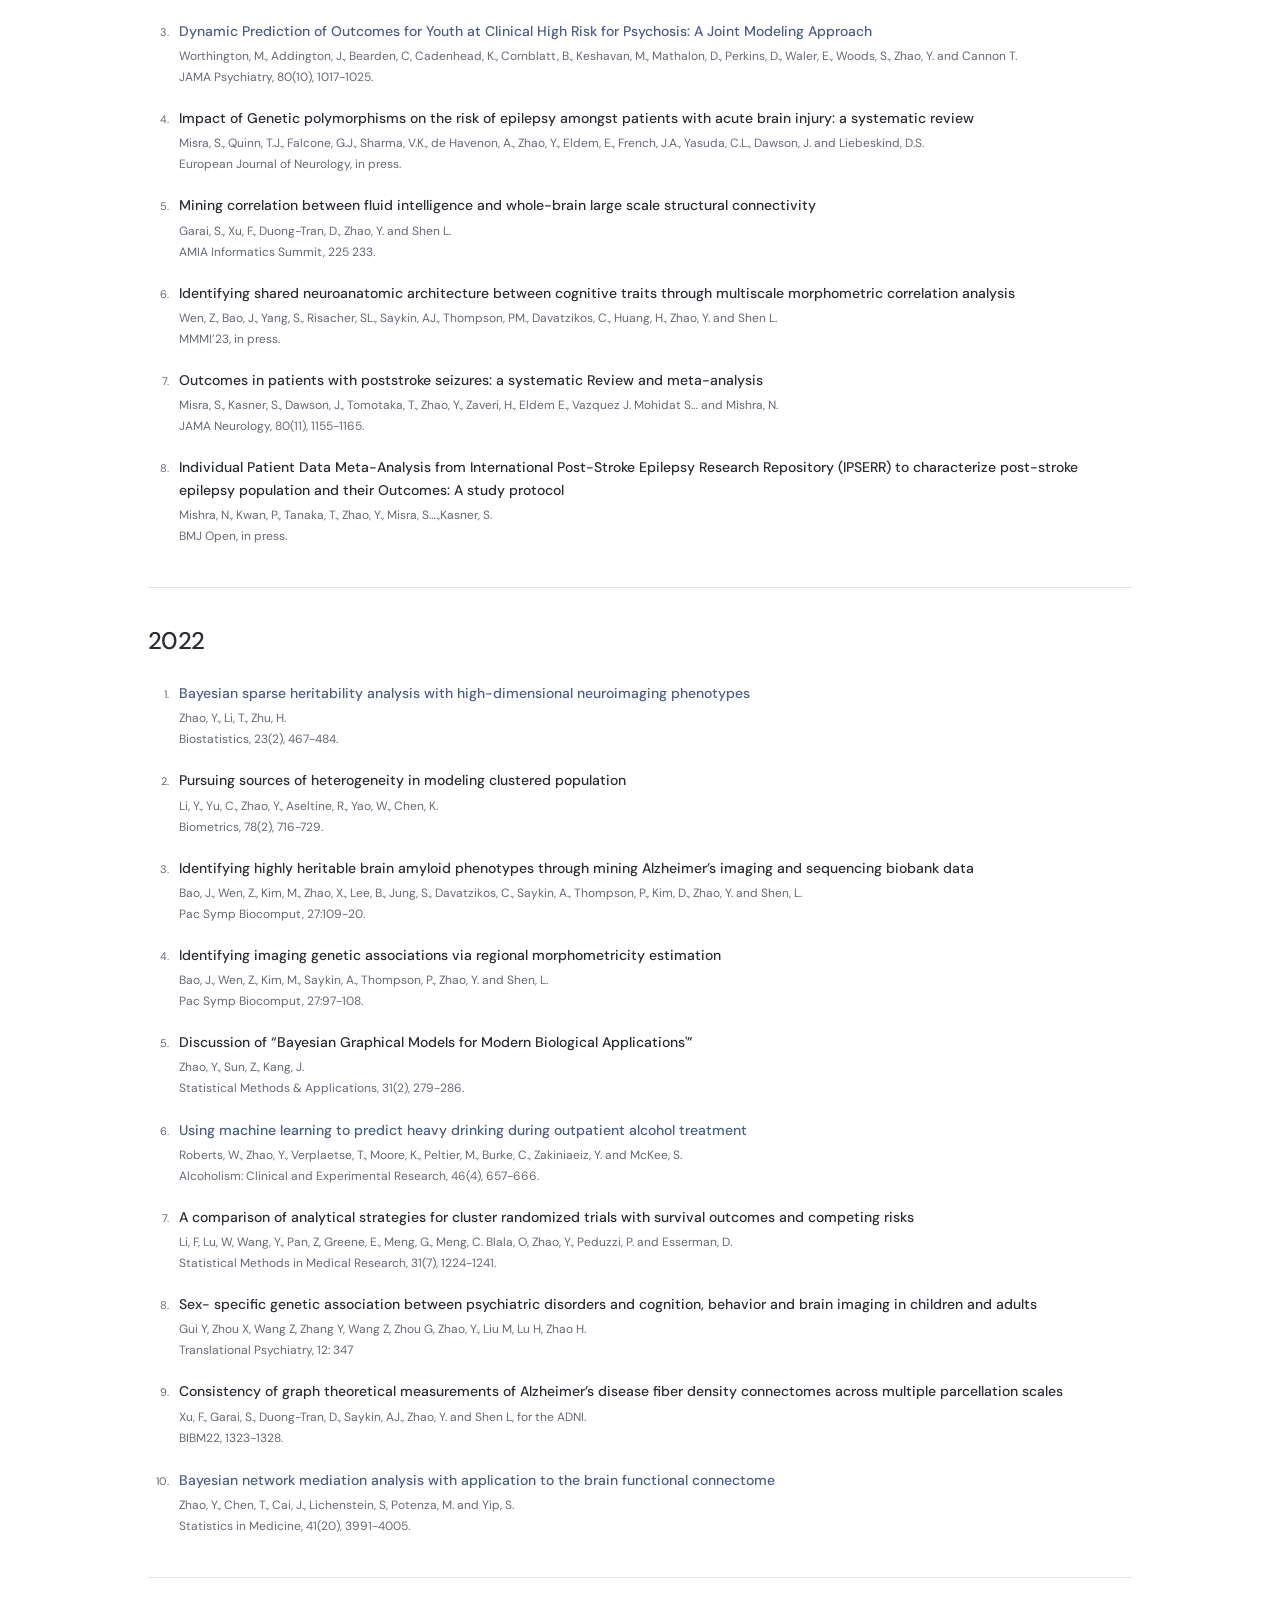
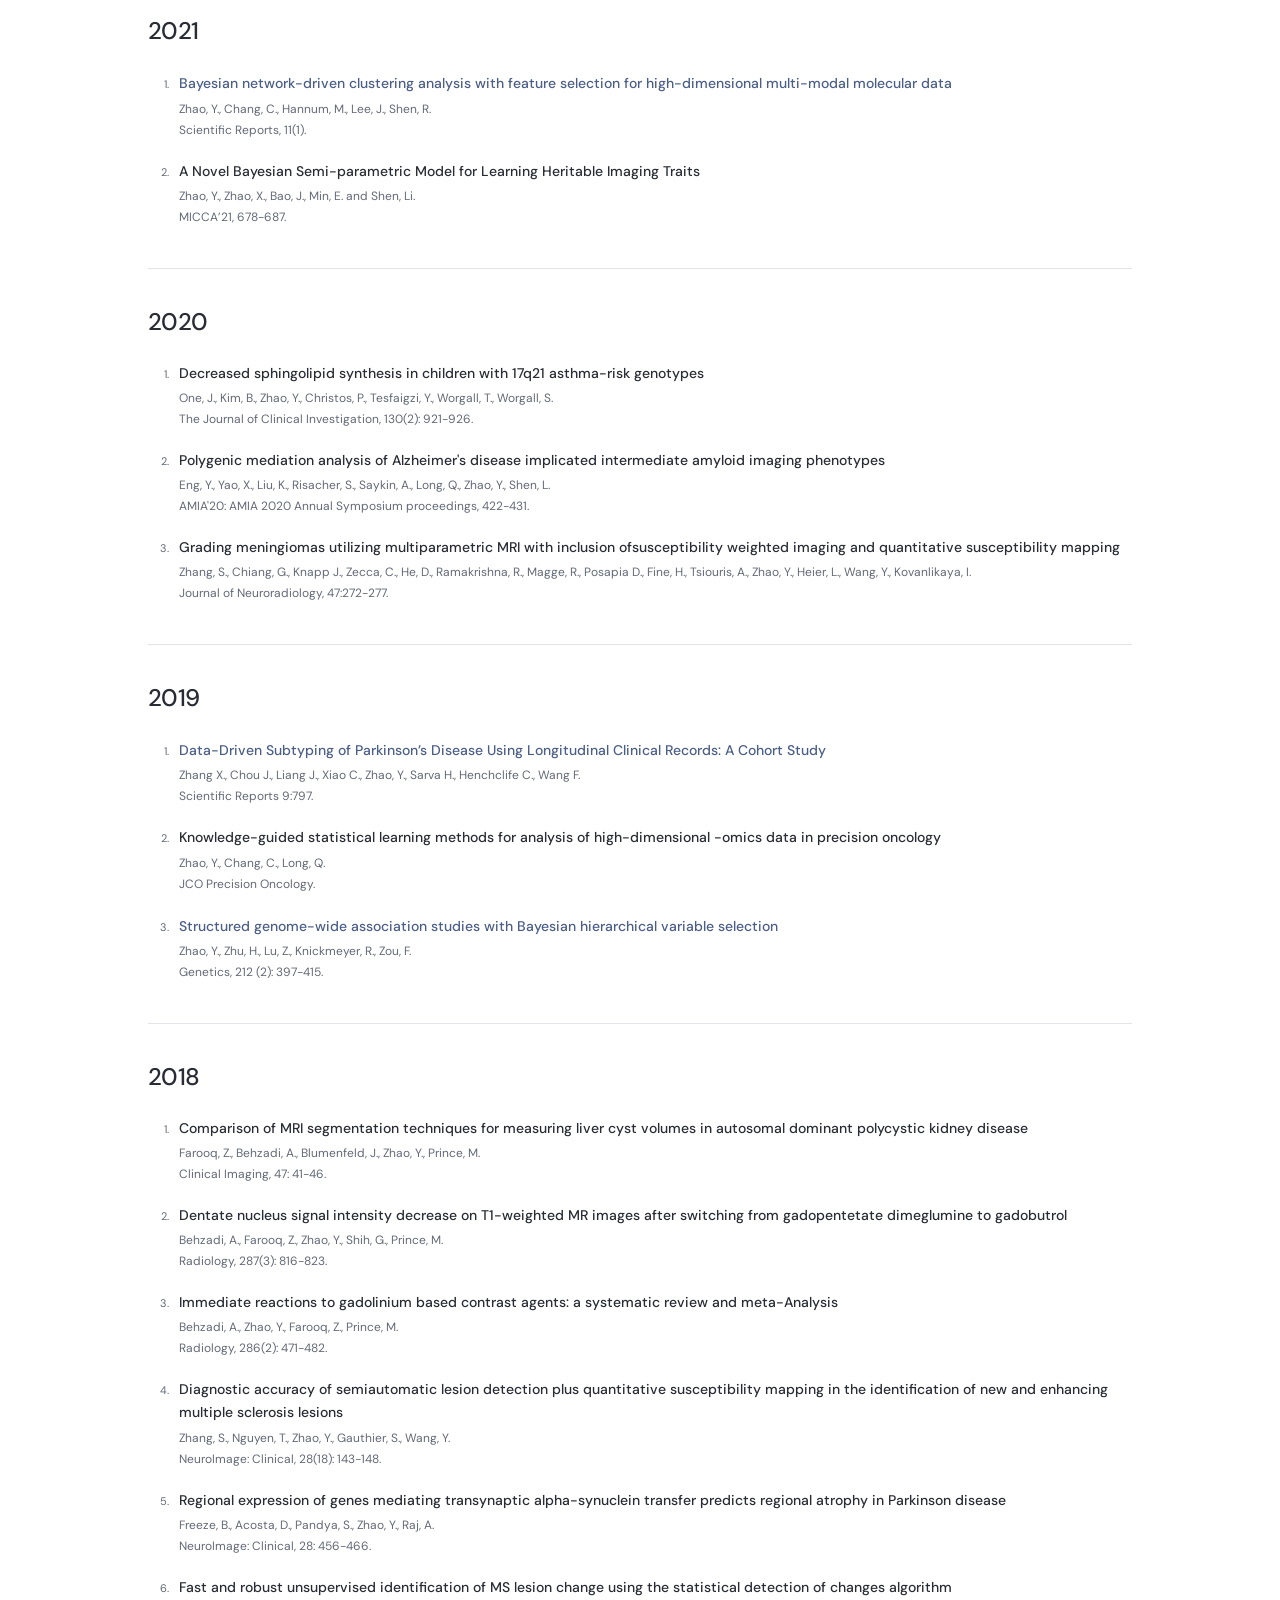
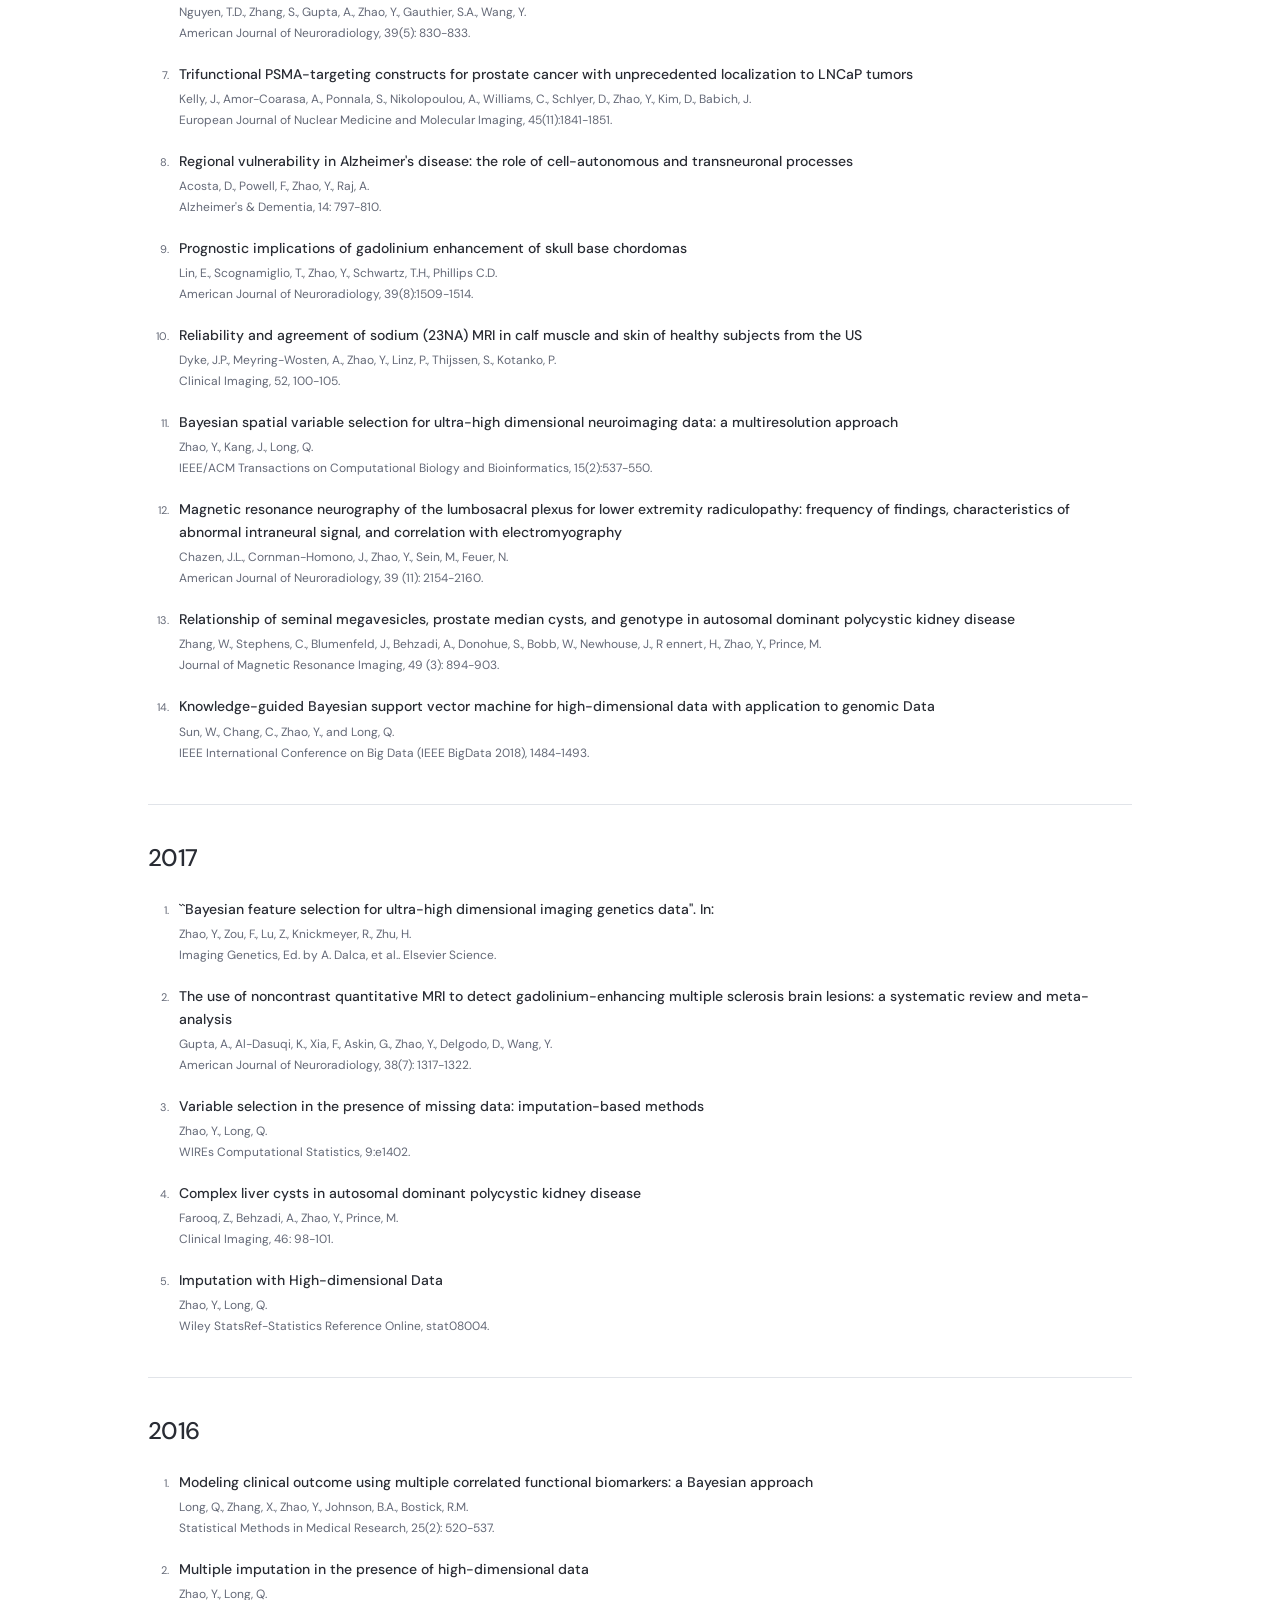
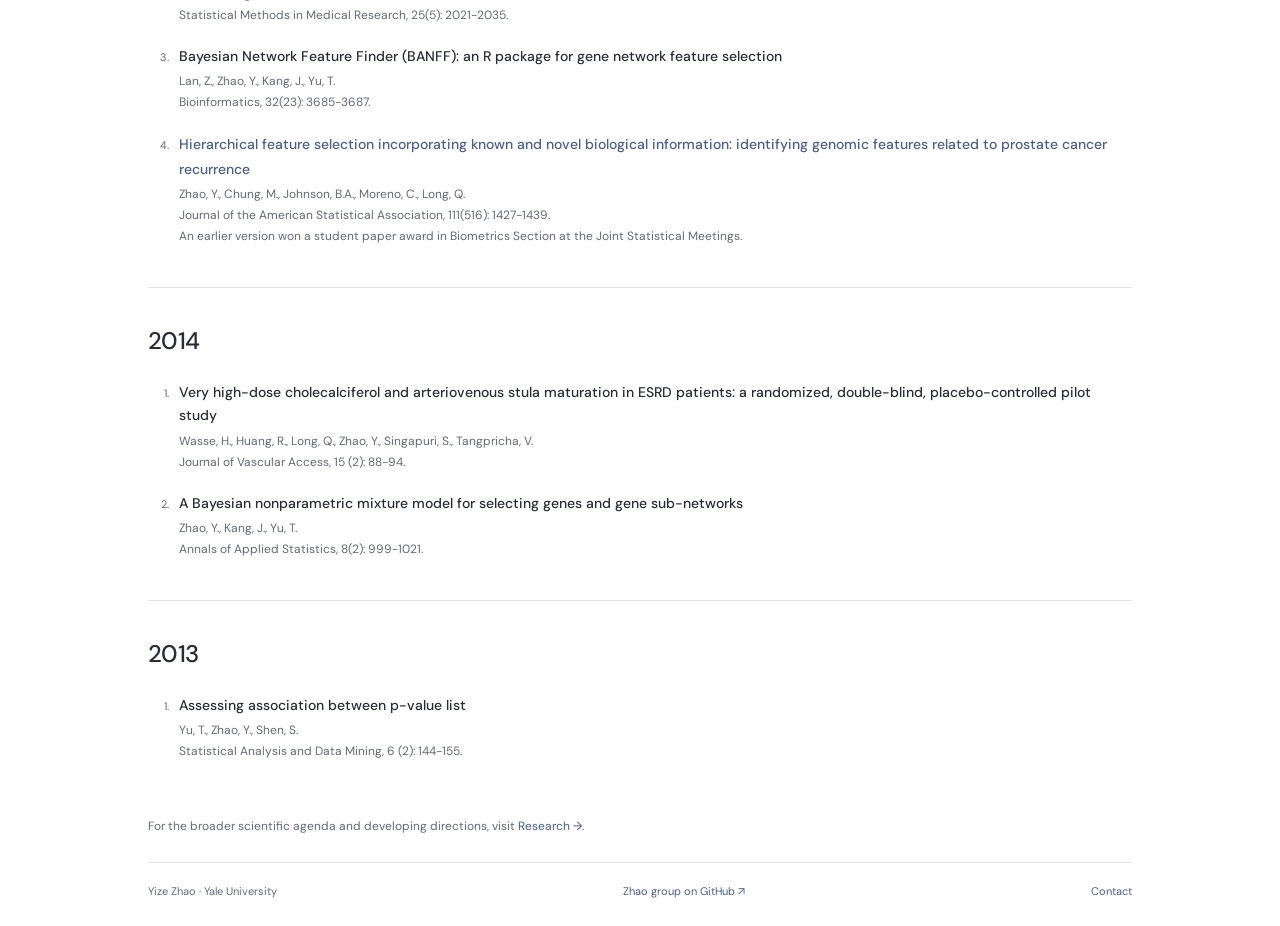
<file: publications/index.html>
<!doctype html>
<html lang="en">
<head>
  <meta charset="utf-8">
  <meta name="viewport" content="width=device-width, initial-scale=1">
  <title>Publications | Yize Zhao</title>
  <meta name="description" content="Selected publications by Yize Zhao and collaborators.">
  <link rel="canonical" href="https://www.yizezhao.com/publications/">
  <meta property="og:title" content="Publications | Yize Zhao">
  <meta property="og:description" content="Selected publications by Yize Zhao and collaborators.">
  <meta property="og:type" content="website">
  <meta property="og:url" content="https://www.yizezhao.com/publications/">
  <link rel="icon" type="image/svg+xml" href="/assets/favicon.svg">
  <link rel="stylesheet" href="/assets/site.css">
  <script src="/assets/site.js" defer></script>
</head>
<body>
<a class="skip-link" href="#main-content">Skip to content</a>
<div id="zhao-people-scope" aria-label="Yize Zhao academic website"><div class="z-shell">
<nav aria-label="Personal website navigation" class="z-nav">
<a data-page="home" href="/">Home</a>
<a data-page="research" href="/research/">Research</a>
<a aria-current="page" data-page="publications" href="/publications/">Publications</a>
<a data-page="people" href="/team-4/">People</a>
<a data-page="news" href="/news/">News</a>
<a data-page="software" href="/software/">Software</a>
<a href="https://github.com/Zhao-team" rel="noopener" target="_blank">GitHub ↗</a>
</nav>
<main id="main-content">


<div class="z-page" data-panel="publications">
<header class="z-page-header"><div><h1 class="z-page-title">Selected publications</h1><p class="z-page-intro">Published and accepted work in statistics, AI, data science, and collaborative biomedical and clinical research.</p><p class="z-bib-meta"><sup>*</sup> Co-corresponding authors.</p></div><span class="z-page-byline">Yize Zhao · Yale</span></header>
<nav aria-label="Publication periods" class="z-jump"><a data-jump="pub-2026" href="#pub-2026">2026</a><a data-jump="pub-2025" href="#pub-2025">2025</a><a data-jump="pub-2024" href="#pub-2024">2024</a><a data-jump="pub-2023" href="#pub-2023">2023</a><a data-jump="pub-earlier" href="#pub-earlier">Earlier</a></nav>
<div data-bibliography="published"><section class="z-research" id="pub-2026"><h3>2026</h3><ol class="z-full-bibliography"><li id="chen-nature-biomedical-engineering"><p class="z-bib-title">AI Scientists in Health: Trustworthy Agentic AI for Scientific Inquiry</p><p class="z-bib-authors">Chen, Q., Wang, A. X., Zhou, R., Kim, H., Wang, S., Zhao, W. W., Liu, T., Riaz, I. B., He, L., Zhao, Y., Oliver, C., Tiyyagura, G., Iscoe, M., Alahdab, F., Zhao, H., Xu, H. and Lu, Z.</p><p class="z-bib-meta">Nature Biomedical Engineering, accepted.</p></li><li id="orlichenko-imaging-neuroscience-2026"><p class="z-bib-title"><a href="https://doi.org/10.1162/IMAG.a.1408" rel="noopener" target="_blank">Intervention on Modifiable Lifestyle and Physiological Factors via Variational Autoencoder Reveals Changes in Functional Connectivity-Mediated Risk for Alzheimer's Disease</a></p><p class="z-bib-authors">Orlichenko, A., Ding, S., Johns, E., Gu, Z., Tian, X., Li, X. and Zhao, Y.</p><p class="z-bib-meta">Imaging Neuroscience, 4, IMAG.a.1408 (2026).</p></li><li id="gao-neurips-2026"><p class="z-bib-title">Orthogonal Sparse Subgraph Alignment for Structure-Function Coupling in Brain Networks</p><p class="z-bib-authors">Gao, H., Ham, D., Zhang, Y., Tian, X., Ding, S., Zhao, Y.<sup>*</sup> and Li, T.<sup>*</sup></p><p class="z-bib-meta">Conference on Neural Information Processing Systems (NeurIPS), accepted (2026).</p></li><li id="ding-neurips-2026"><p class="z-bib-title">ELPAC: Endpoint-Anchored Latent Progression with Stage-Varying Multimodal Coordination</p><p class="z-bib-authors">Ding, S., Zhang, Y., Tian, X., Guo, Y. and Zhao, Y.</p><p class="z-bib-meta">Conference on Neural Information Processing Systems (NeurIPS), accepted (2026).</p></li><li id="tian-biometrics-2026"><a class="z-bib-title" href="https://doi.org/10.1093/biomtc/ujag174" rel="noopener" target="_blank">A Bayesian deep learning framework for brain dynamic functional connectivity linked with cognition</a><p class="z-bib-authors">Tian, X., Guo, Y., Ding, S., Zhang, Y., Esserman, D. and Zhao, Y.</p><p class="z-bib-meta">Biometrics, 82(4), ujag174 (2026).</p></li><li><a class="z-bib-title" href="https://doi.org/10.1038/s41592-025-02896-9" rel="noopener" target="_blank">Latent space-based network analysis for brain-behavior linking in neuroimaging</a><p class="z-bib-authors">Wang, S., Zhang, X., Liu, Y., Xu, W., Tian, X. and Zhao, Y.</p><p class="z-bib-meta">Nature Methods, 23, 225-235.</p></li><li><a class="z-bib-title" href="https://doi.org/10.1214/26-AOAS2154" rel="noopener" target="_blank">A Novel Bayesian Framework Uncovering Brain Connectivity-to-Shape Relationship in Preclinical Alzheimer’s Disease</a><p class="z-bib-authors">Ding, S., Johns, E., Orlichenko, A., Fredericks, C. and Zhao, Y.</p><p class="z-bib-meta">Annals of Applied Statistics, 20(2), 1429–1451 (2026).</p></li><li><a class="z-bib-title" href="https://doi.org/10.1038/s41467-026-71719-y" rel="noopener" target="_blank">Brain Functional-Structural Gradient Coupling Reflects Development, Behavior and Genetic Influences</a><p class="z-bib-authors">Gao, S., Gu, Z., Ding, S., Wang, G., Zhang, Z., Zhao, H. and Zhao, Y.</p><p class="z-bib-meta">Nature Communications, 17, 4850 (2026).</p></li><li><a class="z-bib-title" href="https://proceedings.mlr.press/v306/ding26c.html" rel="noopener" target="_blank">Disentangling Latent Risk Pathways via Bayesian Hypergraph Inference</a><p class="z-bib-authors">Ding, S., Gao, H., Liu, P., Tian, X. and Zhao, Y.</p><p class="z-bib-meta">Proceedings of the 43rd International Conference on Machine Learning (ICML), Proceedings of Machine Learning Research, 306, 24880–24901 (2026). Oral presentation.</p></li><li><a class="z-bib-title" href="https://doi.org/10.1162/imag.a.1287" rel="noopener" target="_blank">Is the whole more than the sum of its parts? Considering global and local features of the connectome improves prediction of individuals and phenotypes</a><p class="z-bib-authors">Riley, S., Cheng, A., Wang, Y., Shen, X., Dhamala, E., Zhao, Y., Holmes, A., Constable, R. and Yip, S.</p><p class="z-bib-meta">Imaging Neuroscience, 4, imag.a.1287 (2026).</p></li></ol></section><section class="z-research" id="pub-2025"><h3>2025</h3><ol class="z-full-bibliography"><li><a class="z-bib-title" href="https://doi.org/10.1038/s41467-025-57636-6" rel="noopener" target="_blank">A genetically informed brain atlas for enhancing brain imaging genomics</a><p class="z-bib-authors">Bao, J., Wen, J., Chang, C., Mu, S., Chen, J., Shivakumar, M., Cui, Y., Erus, G., Yang, Z., Yang, S., Wen, Z., Zhao, Y., Kim, D., Duong-Tran. D., Saykin, AJ., Zhao, B., Davatzikos, C., Long, Q., Shen, L.</p><p class="z-bib-meta">Nature Communications, 16, 3524.</p></li><li><a class="z-bib-title" href="https://doi.org/10.1002/sim.70069" rel="noopener" target="_blank">Bayesian longitudinal network regression with application to brain connectome genetics</a><p class="z-bib-authors">Li, C., Tian, X., Gao, S., Wang, S., Wang, G., Zhao, Y. and Zhao, Y.</p><p class="z-bib-meta">Statistics in Medicine, 44, 8-9, e70069.</p></li><li><a class="z-bib-title" href="https://doi.org/10.1093/biomtc/ujaf064" rel="noopener" target="_blank">Semiparametric Joint Modeling for Biomarker Trajectory Before Disease Onset</a><p class="z-bib-authors">Sun, Y., Zhao, X., Chan, K., Xu, W., Allore, H. and Zhao, Y.</p><p class="z-bib-meta">Biometrics, 81(2), ujaf064.</p></li><li><a class="z-bib-title" href="https://doi.org/10.1038/s41467-025-60333-z" rel="noopener" target="_blank">scMODAL: A general deep learning framework for comprehensive single-cell multi-omics data alignment with feature links</a><p class="z-bib-authors">Wang, G., Zhao, J., Lin, Y., Liu, T., Zhao, Y. and Zhao, H.</p><p class="z-bib-meta">Nature Communications, 16, 4994 (2025).</p></li><li id="zhang-hbm-2025"><p class="z-bib-title"><a href="https://doi.org/10.1002/hbm.70260" rel="noopener" target="_blank">Cost Efficiency of fMRI Studies Using Resting-State Vs. Task-Based Functional Connectivity</a></p><p class="z-bib-authors">Zhang, X., Hulvershorn, L., Constable, T., Zhao, Y. and Wang, S.</p><p class="z-bib-meta">Human Brain Mapping, 46(9), e70260 (2025).</p></li><li id="amyloid-diffusion-acm-2025"><p class="z-bib-title"><a href="https://doi.org/10.1145/3765612.3767223" rel="noopener" target="_blank">Characterizing Amyloid Pathogenic Spread in Alzheimer’s Disease Through A Network Diffusion Model</a></p><p class="z-bib-authors">Xu, F., Duong-Tran, D., Huang, H., Saykin, A., Thompson, P., Davatzikos, C., Zhao, Y. and Shen L.</p><p class="z-bib-meta">Proceedings of the ACM Conference on Bioinformatics, Computational Biology, and Biomedicine (2025).</p></li><li><a class="z-bib-title" href="https://pmc.ncbi.nlm.nih.gov/articles/PMC12319940/" rel="noopener" target="_blank">Supervised brain node and network construction under voxel-level functional imaging</a><p class="z-bib-authors">Xu, W., Wang, S., Tan, C., Shen, X., Luo, W., Constable, T., Li, T. and Zhao, Y.</p><p class="z-bib-meta">Imaging Neuroscience, 3: IMAG.a.56.</p></li><li><a class="z-bib-title" href="https://doi.org/10.1093/biomtc/ujaf097" rel="noopener" target="_blank">Covariance-on-Covariance Regression</a><p class="z-bib-authors">Zhao, Y. and Zhao, Y.</p><p class="z-bib-meta">Biometrics, 81(3), ujaf097.</p></li><li id="gen-cpm-2025"><p class="z-bib-title"><a href="https://doi.org/10.3389/fnins.2025.1627497" rel="noopener" target="_blank">GenCPM: a toolbox for generalized connectome-based predictive modeling</a></p><p class="z-bib-authors">Xu, B., Ding S., Xu, W., Fredericks, C. and Zhao, Y.</p><p class="z-bib-meta">Frontiers in Neuroscience, 19, 1627497 (2025).</p></li><li><a class="z-bib-title" href="https://neurips.cc/virtual/2025/132354" rel="noopener" target="_blank">Integrating Slow Neural Oscillations and Physiological Burden for Trait Anxiety Prediction</a><p class="z-bib-authors">Min, J., Chen, J., Bao, J., Yang, S., Zhao, Y., Shen, L., Duong-Tran, D.</p><p class="z-bib-meta">NeurIPS Workshop: Learning from Time Series for Health, 2025.</p></li><li id="h-vip-2025"><p class="z-bib-title"><a href="https://doi.org/10.3389/fradi.2025.1686780" rel="noopener" target="_blank">H-VIP: quantifying regional topological contributions of the brain network to cognition</a></p><p class="z-bib-authors">Garai, S., Vo. S., Blank. L., Xu. F., Chen. J., Duong-Tran. DA., Zhao, Y., Brown, BC., Shen. L., for the ADNI.</p><p class="z-bib-meta">Frontiers in Radiology, 5, 1686780 (2025).</p></li></ol></section><section class="z-research" id="pub-2024"><h3>2024</h3><ol class="z-full-bibliography"><li><a class="z-bib-title" href="https://pmc.ncbi.nlm.nih.gov/articles/PMC11271983/" rel="noopener" target="_blank">Bayesian semi-parametric inference for clustered recurrent events with zero inflation and a terminal event</a><p class="z-bib-authors">Tian, X., Ciarleglio, M., Cai, J., Greene, E., Esserman, D., Li, F. and Zhao, Y.</p><p class="z-bib-meta">Journal of the Royal Statistical Society: Series C, 73(3), 598–620.</p><p class="z-bib-meta">An earlier version won a student paper award in Bayesian Statistical Science Section of ASA.</p></li><li><p class="z-bib-title">Homological landscape of human brain functional sub-circuits</p><p class="z-bib-authors">Duong-Tran, D., Kaufmann, R., Chen, J., Wang, X., Garai, S., …, Zhao, Y., Shen L.</p><p class="z-bib-meta">Mathematics, 12(3), 455.</p></li><li><p class="z-bib-title">Topology-based clustering of functional brain networks in an Alzheimer’s disease cohort</p><p class="z-bib-authors">Xu, F., Gao, M,, Chen, J., Garai, S., Duong-Tran, D., Zhao, Y. and Shen, L.</p><p class="z-bib-meta">AMIA-IS’24, 449-458.</p></li><li><a class="z-bib-title" href="https://pmc.ncbi.nlm.nih.gov/articles/PMC11087912/" rel="noopener" target="_blank">Knowledge-guided learning methods for integrative analysis of multi-omics data</a><p class="z-bib-authors">Li, W., Ballard, J., Zhao, Y. and Long, Q.</p><p class="z-bib-meta">Computational and Structural Biotechnology Journal, 23, 1945-1950.</p></li><li><p class="z-bib-title">Bayesian mixed model inference for genetic association under related samples with brain network phenotype</p><p class="z-bib-authors">Tian, X., Wang, Y., Wang, S., Zhao, Y., and Zhao, Y.</p><p class="z-bib-meta">Biostatistics, 25(4), 1195-1209.</p></li><li><p class="z-bib-title">Caudal and thalamic segregation in white matter brain network communities in Alzheimer's disease population</p><p class="z-bib-authors">Xu, F., Duong-Tran, D., Zhao, Y. and Shen, L.</p><p class="z-bib-meta">IEEE-BHI’24.</p></li><li><a class="z-bib-title" href="https://arxiv.org/abs/2312.02203" rel="noopener" target="_blank">Learning High-Order Relationships of Brain Regions</a><p class="z-bib-authors">Qiu, W., Chu, H., Wang, S., Zuo, H., Li, X., Zhao, Y., and Ying, R.</p><p class="z-bib-meta">Proceedings of the International Conference on Machine Learning (ICML).</p></li><li><a class="z-bib-title" href="https://doi.org/10.1080/01621459.2024.2311363" rel="noopener" target="_blank">Heterogeneity analysis on multi-state brain functional connectivity and adolescent neurocognition</a><p class="z-bib-authors">Wang, S., Constable, T., Zhang, H. and Zhao, Y.</p><p class="z-bib-meta">Journal of the American Statistical Association, 119(546), 851-863.</p><p class="z-bib-meta">An earlier version won the Best Student Paper Award at Statistical Methods in Imaging conference.</p></li><li><p class="z-bib-title">Establishing group-level brain structural connectivity incorporating anatomical knowledge under latent space modeling</p><p class="z-bib-authors">Wang, S., Wang, Y., Xu, F., Shen, L. and Zhao, Y.</p><p class="z-bib-meta">Medical Imaging Analysis, 103309.</p></li><li><p class="z-bib-title">Joint modeling of human cortical structure: genetic correlation network and composite-trait genetic correlation</p><p class="z-bib-authors">Shen, J., Zhang, Y., Zhu, Z., Cheng, Y., Cai, B., Zhao, Y. and Zhao, H.</p><p class="z-bib-meta">NeuroImage, 297, 120739.</p></li><li><a class="z-bib-title" href="https://doi.org/10.1016/j.bpsc.2024.07.012" rel="noopener" target="_blank">Medial Amygdalar Tau Is Associated With Mood Symptoms in Preclinical Alzheimer’s Disease</a><p class="z-bib-authors">Li, J., Tun, S., Ficek-Tani, B., Xu, W., Wang, S., Horien, C., Toyonaga, T., Nuli, S., Zeiss, S., Powers, A., Zhao, Y., Mormino, E. and Fredericks, C.</p><p class="z-bib-meta">Biological Psychiatry: Cognitive Neuroscience and Neuroimaging, 9(12), 1301-1311.</p></li><li><p class="z-bib-title">A principled framework to assess information theoretical fitness of brain functional sub-circuits</p><p class="z-bib-authors">Duong-Tran, D., Nguyen, N., Mu S., Chen, J., Bao, J., Frederick, X., Garai, S., …, Zhao, Y., Shen L. and Goni., J.</p><p class="z-bib-meta">Mathematics, 12(19), 2967.</p></li><li><p class="z-bib-title">Volume-optimal persistence homological scaffolds of hemodynamic networks covary with MEG theta-alpha aperiodic dynamics</p><p class="z-bib-authors">Nguyen, N., Hou, T., Amico, E., Zheng, J., Huang, H., Kaplan, A., Petri, G., Goni, J., Kaufmann, R., Zhao, Y., Shen, L. and Duong-Tran D.</p><p class="z-bib-meta">MICCAI’24.</p></li><li><p class="z-bib-title">Multiscale estimation of morphometricity for revealing neuoranatomical basis of cognitive traits</p><p class="z-bib-authors">Wen, Z., Bao, J., Yang, S., Wen, J., Zhan, Q., Cui, Y., Erus, G., Yang, Z., Thompson, P., Zhao, Y., Davatzikos, C. and Shen. L.</p><p class="z-bib-meta">ISBI’24.</p></li><li><p class="z-bib-title">Self-reported hearing loss is associated with faster cognitive and functional decline but not diagnostic conversion in the ADNI Cohort</p><p class="z-bib-authors">Miller, A., Sharp, E., Wang, S., Zhao, Y., Mecca, A., van Dyck, C. and O'Dell, R.</p><p class="z-bib-meta">Alzheimer's &amp; Dementia, 20(11), 7847-7858.</p></li><li><a class="z-bib-title" href="https://doi.org/10.1002/alz.14266" rel="noopener" target="_blank">Sex-specific topological structure associated with dementia via latent space estimation</a><p class="z-bib-authors">Wang, S., Wang, Y., Xu, F., Tian, X., Fredericks, C., Shen, L. and Zhao, Y.</p><p class="z-bib-meta">Alzheimer's &amp; Dementia, 20(12), 8387-8401.</p></li><li><a class="z-bib-title" href="https://doi.org/10.1007/s12561-024-09459-0" rel="noopener" target="_blank">Collaborative Survival Analysis on Predicting Alzheimer's Disease Progression</a><p class="z-bib-authors">Xu, W., Wang, S., Shen, L. and Zhao, Y.</p><p class="z-bib-meta">Statistics in Biosciences, 1-24.</p></li><li><p class="z-bib-title">Heritability and Genetic Contribution Analysis of Structural-Functional Coupling in Human Brain,</p><p class="z-bib-authors">Dai, W., Zhang, Z., Song, P., Zhang, H. and Zhao, Y.</p><p class="z-bib-meta">Imaging Neuroscience, 80(2), 1-9.</p></li><li><a class="z-bib-title" href="https://doi.org/10.1093/biomtc/ujae132" rel="noopener" target="_blank">Bayesian pathway analysis over brain network mediators for survival data</a><p class="z-bib-authors">Tian, X., Li, F., Shen, L., Esserman, D. and Zhao, Y.</p><p class="z-bib-meta">Biometrics, 80(4), ujae132.</p><p class="z-bib-meta">An earlier version won the ENAR student paper award; and the John Van Ryzin Award.</p></li><li><p class="z-bib-title">Antiseizure medications in post-stroke seizures: A systematic review and network meta-analysis</p><p class="z-bib-authors">Misra, S., Wang, S., …, Zhao, Y., Jette, N., Kasner, S., Kwan, P. and Mishra, N.</p><p class="z-bib-meta">Neurology, 104(3), e210231.</p></li><li><p class="z-bib-title">Bayesian subtyping for multi-state brain functional connectome with application on adolescent brain cognition</p><p class="z-bib-authors">Chen, T., Tan, C., Zhao, H., Constable, T., Yip, S. and Zhao, Y.</p><p class="z-bib-meta">Biostatistics, 26(1), kxae045.</p></li><li><p class="z-bib-title">Bayesian thresholded modeling for integrating brain node and network predictors</p><p class="z-bib-authors">Sun, Z., Xu, W., Li, T., Kang, J., Alanis-Lobato G. and Zhao, Y.</p><p class="z-bib-meta">Biostatistics, 26(1), kxae048.</p></li></ol></section><section class="z-research" id="pub-2023"><h3>2023</h3><ol class="z-full-bibliography"><li><a class="z-bib-title" href="https://pmc.ncbi.nlm.nih.gov/articles/PMC9418386/" rel="noopener" target="_blank">Bayesian interaction selection model for multi-modal neuroimaging data analysis</a><p class="z-bib-authors">Zhao, Y., Wu, B., Kang, J.</p><p class="z-bib-meta">Biometrics, 79(2), 655-668.</p></li><li><a class="z-bib-title" href="https://doi.org/10.1080/01621459.2022.2156349" rel="noopener" target="_blank">Genetic underpinnings of brain structural connectome for young adults</a><p class="z-bib-authors">Zhao, Y., Chang, C., Zhang, J. and Zhang, Z.</p><p class="z-bib-meta">Journal of the American Statistical Association, 118 (543), 1473-1487.</p><p class="z-bib-meta">An earlier version won the YSPH Investigator Research Award</p></li><li><a class="z-bib-title" href="https://doi.org/10.1001/jamapsychiatry.2023.2378" rel="noopener" target="_blank">Dynamic Prediction of Outcomes for Youth at Clinical High Risk for Psychosis: A Joint Modeling Approach</a><p class="z-bib-authors">Worthington, M., Addington, J., Bearden, C, Cadenhead, K., Cornblatt, B., Keshavan, M., Mathalon, D., Perkins, D., Waler, E., Woods, S., Zhao, Y. and Cannon T.</p><p class="z-bib-meta">JAMA Psychiatry, 80(10), 1017-1025.</p></li><li><p class="z-bib-title">Impact of Genetic polymorphisms on the risk of epilepsy amongst patients with acute brain injury: a systematic review</p><p class="z-bib-authors">Misra, S., Quinn, T.J., Falcone, G.J., Sharma, V.K., de Havenon, A., Zhao, Y., Eldem, E., French, J.A., Yasuda, C.L., Dawson, J. and Liebeskind, D.S.</p><p class="z-bib-meta">European Journal of Neurology, in press.</p></li><li><p class="z-bib-title">Mining correlation between fluid intelligence and whole-brain large scale structural connectivity</p><p class="z-bib-authors">Garai, S., Xu, F., Duong-Tran, D., Zhao, Y. and Shen L.</p><p class="z-bib-meta">AMIA Informatics Summit, 225 233.</p></li><li><p class="z-bib-title">Identifying shared neuroanatomic architecture between cognitive traits through multiscale morphometric correlation analysis</p><p class="z-bib-authors">Wen, Z., Bao, J., Yang, S., Risacher, SL., Saykin, AJ., Thompson, PM., Davatzikos, C., Huang, H., Zhao, Y. and Shen L.</p><p class="z-bib-meta">MMMI’23, in press.</p></li><li><p class="z-bib-title">Outcomes in patients with poststroke seizures: a systematic Review and meta-analysis</p><p class="z-bib-authors">Misra, S., Kasner, S., Dawson, J., Tomotaka, T., Zhao, Y., Zaveri, H., Eldem E., Vazquez J. Mohidat S… and Mishra, N.</p><p class="z-bib-meta">JAMA Neurology, 80(11), 1155-1165.</p></li><li><p class="z-bib-title">Individual Patient Data Meta-Analysis from International Post-Stroke Epilepsy Research Repository (IPSERR) to characterize post-stroke epilepsy population and their Outcomes: A study protocol</p><p class="z-bib-authors">Mishra, N., Kwan, P., Tanaka, T., Zhao, Y., Misra, S….,Kasner, S.</p><p class="z-bib-meta">BMJ Open, in press.</p></li></ol></section><section class="z-research" id="pub-earlier"><h3>2022</h3><ol class="z-full-bibliography"><li><a class="z-bib-title" href="https://doi.org/10.1093/biostatistics/kxaa035" rel="noopener" target="_blank">Bayesian sparse heritability analysis with high-dimensional neuroimaging phenotypes</a><p class="z-bib-authors">Zhao, Y., Li, T., Zhu, H.</p><p class="z-bib-meta">Biostatistics, 23(2), 467-484.</p></li><li><p class="z-bib-title">Pursuing sources of heterogeneity in modeling clustered population</p><p class="z-bib-authors">Li, Y., Yu, C., Zhao, Y., Aseltine, R., Yao, W., Chen, K.</p><p class="z-bib-meta">Biometrics, 78(2), 716-729.</p></li><li><p class="z-bib-title">Identifying highly heritable brain amyloid phenotypes through mining Alzheimer’s imaging and sequencing biobank data</p><p class="z-bib-authors">Bao, J., Wen, Z., Kim, M., Zhao, X., Lee, B., Jung, S., Davatzikos, C., Saykin, A., Thompson, P., Kim, D., Zhao, Y. and Shen, L.</p><p class="z-bib-meta">Pac Symp Biocomput, 27:109-20.</p></li><li><p class="z-bib-title">Identifying imaging genetic associations via regional morphometricity estimation</p><p class="z-bib-authors">Bao, J., Wen, Z., Kim, M., Saykin, A., Thompson, P., Zhao, Y. and Shen, L.</p><p class="z-bib-meta">Pac Symp Biocomput, 27:97-108.</p></li><li><p class="z-bib-title">Discussion of “Bayesian Graphical Models for Modern Biological Applications'”</p><p class="z-bib-authors">Zhao, Y., Sun, Z., Kang, J.</p><p class="z-bib-meta">Statistical Methods &amp; Applications, 31(2), 279-286.</p></li><li><a class="z-bib-title" href="https://doi.org/10.1111/acer.14802" rel="noopener" target="_blank">Using machine learning to predict heavy drinking during outpatient alcohol treatment</a><p class="z-bib-authors">Roberts, W., Zhao, Y., Verplaetse, T., Moore, K., Peltier, M., Burke, C., Zakiniaeiz, Y. and McKee, S.</p><p class="z-bib-meta">Alcoholism: Clinical and Experimental Research, 46(4), 657-666.</p></li><li><p class="z-bib-title">A comparison of analytical strategies for cluster randomized trials with survival outcomes and competing risks</p><p class="z-bib-authors">Li, F, Lu, W, Wang, Y., Pan, Z, Greene, E., Meng, G., Meng, C. Blala, O, Zhao, Y., Peduzzi, P. and Esserman, D.</p><p class="z-bib-meta">Statistical Methods in Medical Research, 31(7), 1224-1241.</p></li><li><p class="z-bib-title">Sex- specific genetic association between psychiatric disorders and cognition, behavior and brain imaging in children and adults</p><p class="z-bib-authors">Gui Y, Zhou X, Wang Z, Zhang Y, Wang Z, Zhou G, Zhao, Y., Liu M, Lu H, Zhao H.</p><p class="z-bib-meta">Translational Psychiatry, 12: 347</p></li><li><p class="z-bib-title">Consistency of graph theoretical measurements of Alzheimer’s disease fiber density connectomes across multiple parcellation scales</p><p class="z-bib-authors">Xu, F., Garai, S., Duong-Tran, D., Saykin, AJ., Zhao, Y. and Shen L, for the ADNI.</p><p class="z-bib-meta">BIBM22, 1323-1328.</p></li><li><a class="z-bib-title" href="https://pmc.ncbi.nlm.nih.gov/articles/PMC10131252/" rel="noopener" target="_blank">Bayesian network mediation analysis with application to the brain functional connectome</a><p class="z-bib-authors">Zhao, Y., Chen, T., Cai, J., Lichenstein, S, Potenza, M. and Yip, S.</p><p class="z-bib-meta">Statistics in Medicine, 41(20), 3991-4005.</p></li></ol></section><section class="z-research" id="pub-2021"><h3>2021</h3><ol class="z-full-bibliography"><li><a class="z-bib-title" href="https://pmc.ncbi.nlm.nih.gov/articles/PMC7933297/" rel="noopener" target="_blank">Bayesian network-driven clustering analysis with feature selection for high-dimensional multi-modal molecular data</a><p class="z-bib-authors">Zhao, Y., Chang, C., Hannum, M., Lee, J., Shen, R.</p><p class="z-bib-meta">Scientific Reports, 11(1).</p></li><li><p class="z-bib-title">A Novel Bayesian Semi-parametric Model for Learning Heritable Imaging Traits</p><p class="z-bib-authors">Zhao, Y., Zhao, X., Bao, J., Min, E. and Shen, Li.</p><p class="z-bib-meta">MICCA’21, 678-687.</p></li></ol></section><section class="z-research" id="pub-2020"><h3>2020</h3><ol class="z-full-bibliography"><li><p class="z-bib-title">Decreased sphingolipid synthesis in children with 17q21 asthma-risk genotypes</p><p class="z-bib-authors">One, J., Kim, B., Zhao, Y., Christos, P., Tesfaigzi, Y., Worgall, T., Worgall, S.</p><p class="z-bib-meta">The Journal of Clinical Investigation, 130(2): 921-926.</p></li><li><p class="z-bib-title">Polygenic mediation analysis of Alzheimer's disease implicated intermediate amyloid imaging phenotypes</p><p class="z-bib-authors">Eng, Y., Yao, X., Liu, K., Risacher, S., Saykin, A., Long, Q., Zhao, Y., Shen, L.</p><p class="z-bib-meta">AMIA'20: AMIA 2020 Annual Symposium proceedings, 422-431.</p></li><li><p class="z-bib-title">Grading meningiomas utilizing multiparametric MRI with inclusion ofsusceptibility weighted imaging and quantitative susceptibility mapping</p><p class="z-bib-authors">Zhang, S., Chiang, G., Knapp J., Zecca, C., He, D., Ramakrishna, R., Magge, R., Posapia D., Fine, H., Tsiouris, A., Zhao, Y., Heier, L., Wang, Y., Kovanlikaya, I.</p><p class="z-bib-meta">Journal of Neuroradiology, 47:272-277.</p></li></ol></section><section class="z-research" id="pub-2019"><h3>2019</h3><ol class="z-full-bibliography"><li><a class="z-bib-title" href="https://pmc.ncbi.nlm.nih.gov/articles/PMC6349906/" rel="noopener" target="_blank">Data-Driven Subtyping of Parkinson’s Disease Using Longitudinal Clinical Records: A Cohort Study</a><p class="z-bib-authors">Zhang X., Chou J., Liang J., Xiao C., Zhao, Y., Sarva H., Henchclife C., Wang F.</p><p class="z-bib-meta">Scientific Reports 9:797.</p></li><li><p class="z-bib-title">Knowledge-guided statistical learning methods for analysis of high-dimensional -omics data in precision oncology</p><p class="z-bib-authors">Zhao, Y., Chang, C., Long, Q.</p><p class="z-bib-meta">JCO Precision Oncology.</p></li><li><a class="z-bib-title" href="https://pmc.ncbi.nlm.nih.gov/articles/PMC6553832/" rel="noopener" target="_blank">Structured genome-wide association studies with Bayesian hierarchical variable selection</a><p class="z-bib-authors">Zhao, Y., Zhu, H., Lu, Z., Knickmeyer, R., Zou, F.</p><p class="z-bib-meta">Genetics, 212 (2): 397-415.</p></li></ol></section><section class="z-research" id="pub-2018"><h3>2018</h3><ol class="z-full-bibliography"><li><p class="z-bib-title">Comparison of MRI segmentation techniques for measuring liver cyst volumes in autosomal dominant polycystic kidney disease</p><p class="z-bib-authors">Farooq, Z., Behzadi, A., Blumenfeld, J., Zhao, Y., Prince, M.</p><p class="z-bib-meta">Clinical Imaging, 47: 41-46.</p></li><li><p class="z-bib-title">Dentate nucleus signal intensity decrease on T1-weighted MR images after switching from gadopentetate dimeglumine to gadobutrol</p><p class="z-bib-authors">Behzadi, A., Farooq, Z., Zhao, Y., Shih, G., Prince, M.</p><p class="z-bib-meta">Radiology, 287(3): 816-823.</p></li><li><p class="z-bib-title">Immediate reactions to gadolinium based contrast agents: a systematic review and meta-Analysis</p><p class="z-bib-authors">Behzadi, A., Zhao, Y., Farooq, Z., Prince, M.</p><p class="z-bib-meta">Radiology, 286(2): 471-482.</p></li><li><p class="z-bib-title">Diagnostic accuracy of semiautomatic lesion detection plus quantitative susceptibility mapping in the identification of new and enhancing multiple sclerosis lesions</p><p class="z-bib-authors">Zhang, S., Nguyen, T., Zhao, Y., Gauthier, S., Wang, Y.</p><p class="z-bib-meta">NeuroImage: Clinical, 28(18): 143-148.</p></li><li><p class="z-bib-title">Regional expression of genes mediating transynaptic alpha-synuclein transfer predicts regional atrophy in Parkinson disease</p><p class="z-bib-authors">Freeze, B., Acosta, D., Pandya, S., Zhao, Y., Raj, A.</p><p class="z-bib-meta">NeuroImage: Clinical, 28: 456-466.</p></li><li><p class="z-bib-title">Fast and robust unsupervised identification of MS lesion change using the statistical detection of changes algorithm</p><p class="z-bib-authors">Nguyen, T.D., Zhang, S., Gupta, A., Zhao, Y., Gauthier, S.A., Wang, Y.</p><p class="z-bib-meta">American Journal of Neuroradiology, 39(5): 830-833.</p></li><li><p class="z-bib-title">Trifunctional PSMA-targeting constructs for prostate cancer with unprecedented localization to LNCaP tumors</p><p class="z-bib-authors">Kelly, J., Amor-Coarasa, A., Ponnala, S., Nikolopoulou, A., Williams, C., Schlyer, D., Zhao, Y., Kim, D., Babich, J.</p><p class="z-bib-meta">European Journal of Nuclear Medicine and Molecular Imaging, 45(11):1841-1851.</p></li><li><p class="z-bib-title">Regional vulnerability in Alzheimer's disease: the role of cell-autonomous and transneuronal processes</p><p class="z-bib-authors">Acosta, D., Powell, F., Zhao, Y., Raj, A.</p><p class="z-bib-meta">Alzheimer's &amp; Dementia, 14: 797-810.</p></li><li><p class="z-bib-title">Prognostic implications of gadolinium enhancement of skull base chordomas</p><p class="z-bib-authors">Lin, E., Scognamiglio, T., Zhao, Y., Schwartz, T.H., Phillips C.D.</p><p class="z-bib-meta">American Journal of Neuroradiology, 39(8):1509-1514.</p></li><li><p class="z-bib-title">Reliability and agreement of sodium (23NA) MRI in calf muscle and skin of healthy subjects from the US</p><p class="z-bib-authors">Dyke, J.P., Meyring-Wosten, A., Zhao, Y., Linz, P., Thijssen, S., Kotanko, P.</p><p class="z-bib-meta">Clinical Imaging, 52, 100-105.</p></li><li><p class="z-bib-title">Bayesian spatial variable selection for ultra-high dimensional neuroimaging data: a multiresolution approach</p><p class="z-bib-authors">Zhao, Y., Kang, J., Long, Q.</p><p class="z-bib-meta">IEEE/ACM Transactions on Computational Biology and Bioinformatics, 15(2):537-550.</p></li><li><p class="z-bib-title">Magnetic resonance neurography of the lumbosacral plexus for lower extremity radiculopathy: frequency of findings, characteristics of abnormal intraneural signal, and correlation with electromyography</p><p class="z-bib-authors">Chazen, J.L., Cornman-Homono, J., Zhao, Y., Sein, M., Feuer, N.</p><p class="z-bib-meta">American Journal of Neuroradiology, 39 (11): 2154-2160.</p></li><li><p class="z-bib-title">Relationship of seminal megavesicles, prostate median cysts, and genotype in autosomal dominant polycystic kidney disease</p><p class="z-bib-authors">Zhang, W., Stephens, C., Blumenfeld, J., Behzadi, A., Donohue, S., Bobb, W., Newhouse, J., R ennert, H., Zhao, Y., Prince, M.</p><p class="z-bib-meta">Journal of Magnetic Resonance Imaging, 49 (3): 894-903.</p></li><li><p class="z-bib-title">Knowledge-guided Bayesian support vector machine for high-dimensional data with application to genomic Data</p><p class="z-bib-authors">Sun, W., Chang, C., Zhao, Y., and Long, Q.</p><p class="z-bib-meta">IEEE International Conference on Big Data (IEEE BigData 2018), 1484-1493.</p></li></ol></section><section class="z-research" id="pub-2017"><h3>2017</h3><ol class="z-full-bibliography"><li><p class="z-bib-title">``Bayesian feature selection for ultra-high dimensional imaging genetics data''. In:</p><p class="z-bib-authors">Zhao, Y., Zou, F., Lu, Z., Knickmeyer, R., Zhu, H.</p><p class="z-bib-meta">Imaging Genetics, Ed. by A. Dalca, et al.. Elsevier Science.</p></li><li><p class="z-bib-title">The use of noncontrast quantitative MRI to detect gadolinium-enhancing multiple sclerosis brain lesions: a systematic review and meta-analysis</p><p class="z-bib-authors">Gupta, A., Al-Dasuqi, K., Xia, F., Askin, G., Zhao, Y., Delgodo, D., Wang, Y.</p><p class="z-bib-meta">American Journal of Neuroradiology, 38(7): 1317-1322.</p></li><li><p class="z-bib-title">Variable selection in the presence of missing data: imputation-based methods</p><p class="z-bib-authors">Zhao, Y., Long, Q.</p><p class="z-bib-meta">WIREs Computational Statistics, 9:e1402.</p></li><li><p class="z-bib-title">Complex liver cysts in autosomal dominant polycystic kidney disease</p><p class="z-bib-authors">Farooq, Z., Behzadi, A., Zhao, Y., Prince, M.</p><p class="z-bib-meta">Clinical Imaging, 46: 98-101.</p></li><li><p class="z-bib-title">Imputation with High-dimensional Data</p><p class="z-bib-authors">Zhao, Y., Long, Q.</p><p class="z-bib-meta">Wiley StatsRef-Statistics Reference Online, stat08004.</p></li></ol></section><section class="z-research" id="pub-2016"><h3>2016</h3><ol class="z-full-bibliography"><li><p class="z-bib-title">Modeling clinical outcome using multiple correlated functional biomarkers: a Bayesian approach</p><p class="z-bib-authors">Long, Q., Zhang, X., Zhao, Y., Johnson, B.A., Bostick, R.M.</p><p class="z-bib-meta">Statistical Methods in Medical Research, 25(2): 520-537.</p></li><li><p class="z-bib-title">Multiple imputation in the presence of high-dimensional data</p><p class="z-bib-authors">Zhao, Y., Long, Q.</p><p class="z-bib-meta">Statistical Methods in Medical Research, 25(5): 2021-2035.</p></li><li><p class="z-bib-title">Bayesian Network Feature Finder (BANFF): an R package for gene network feature selection</p><p class="z-bib-authors">Lan, Z., Zhao, Y., Kang, J., Yu, T.</p><p class="z-bib-meta">Bioinformatics, 32(23): 3685-3687.</p></li><li><a class="z-bib-title" href="https://doi.org/10.1080/01621459.2016.1164051" rel="noopener" target="_blank">Hierarchical feature selection incorporating known and novel biological information: identifying genomic features related to prostate cancer recurrence</a><p class="z-bib-authors">Zhao, Y., Chung, M., Johnson, B.A., Moreno, C., Long, Q.</p><p class="z-bib-meta">Journal of the American Statistical Association, 111(516): 1427-1439.</p><p class="z-bib-meta">An earlier version won a student paper award in Biometrics Section at the Joint Statistical Meetings.</p></li></ol></section><section class="z-research" id="pub-2014"><h3>2014</h3><ol class="z-full-bibliography"><li><p class="z-bib-title">Very high-dose cholecalciferol and arteriovenous stula maturation in ESRD patients: a randomized, double-blind, placebo-controlled pilot study</p><p class="z-bib-authors">Wasse, H., Huang, R., Long, Q., Zhao, Y., Singapuri, S., Tangpricha, V.</p><p class="z-bib-meta">Journal of Vascular Access, 15 (2): 88-94.</p></li><li><p class="z-bib-title">A Bayesian nonparametric mixture model for selecting genes and gene sub-networks</p><p class="z-bib-authors">Zhao, Y., Kang, J., Yu, T.</p><p class="z-bib-meta">Annals of Applied Statistics, 8(2): 999-1021.</p></li></ol></section><section class="z-research" id="pub-2013"><h3>2013</h3><ol class="z-full-bibliography"><li><p class="z-bib-title">Assessing association between p-value list</p><p class="z-bib-authors">Yu, T., Zhao, Y., Shen, S.</p><p class="z-bib-meta">Statistical Analysis and Data Mining, 6 (2): 144-155.</p></li></ol></section></div>
<p class="z-note">For the broader scientific agenda and developing directions, visit <a data-page="research" href="/research/">Research →</a>.</p>
</div>



</main><footer class="z-footer"><span>Yize Zhao · Yale University</span><a href="https://github.com/Zhao-team" rel="noopener" target="_blank">Zhao group on GitHub ↗</a><a href="mailto:yize.zhao@yale.edu">Contact</a></footer>
</div></div>
</body>
</html>
</file>
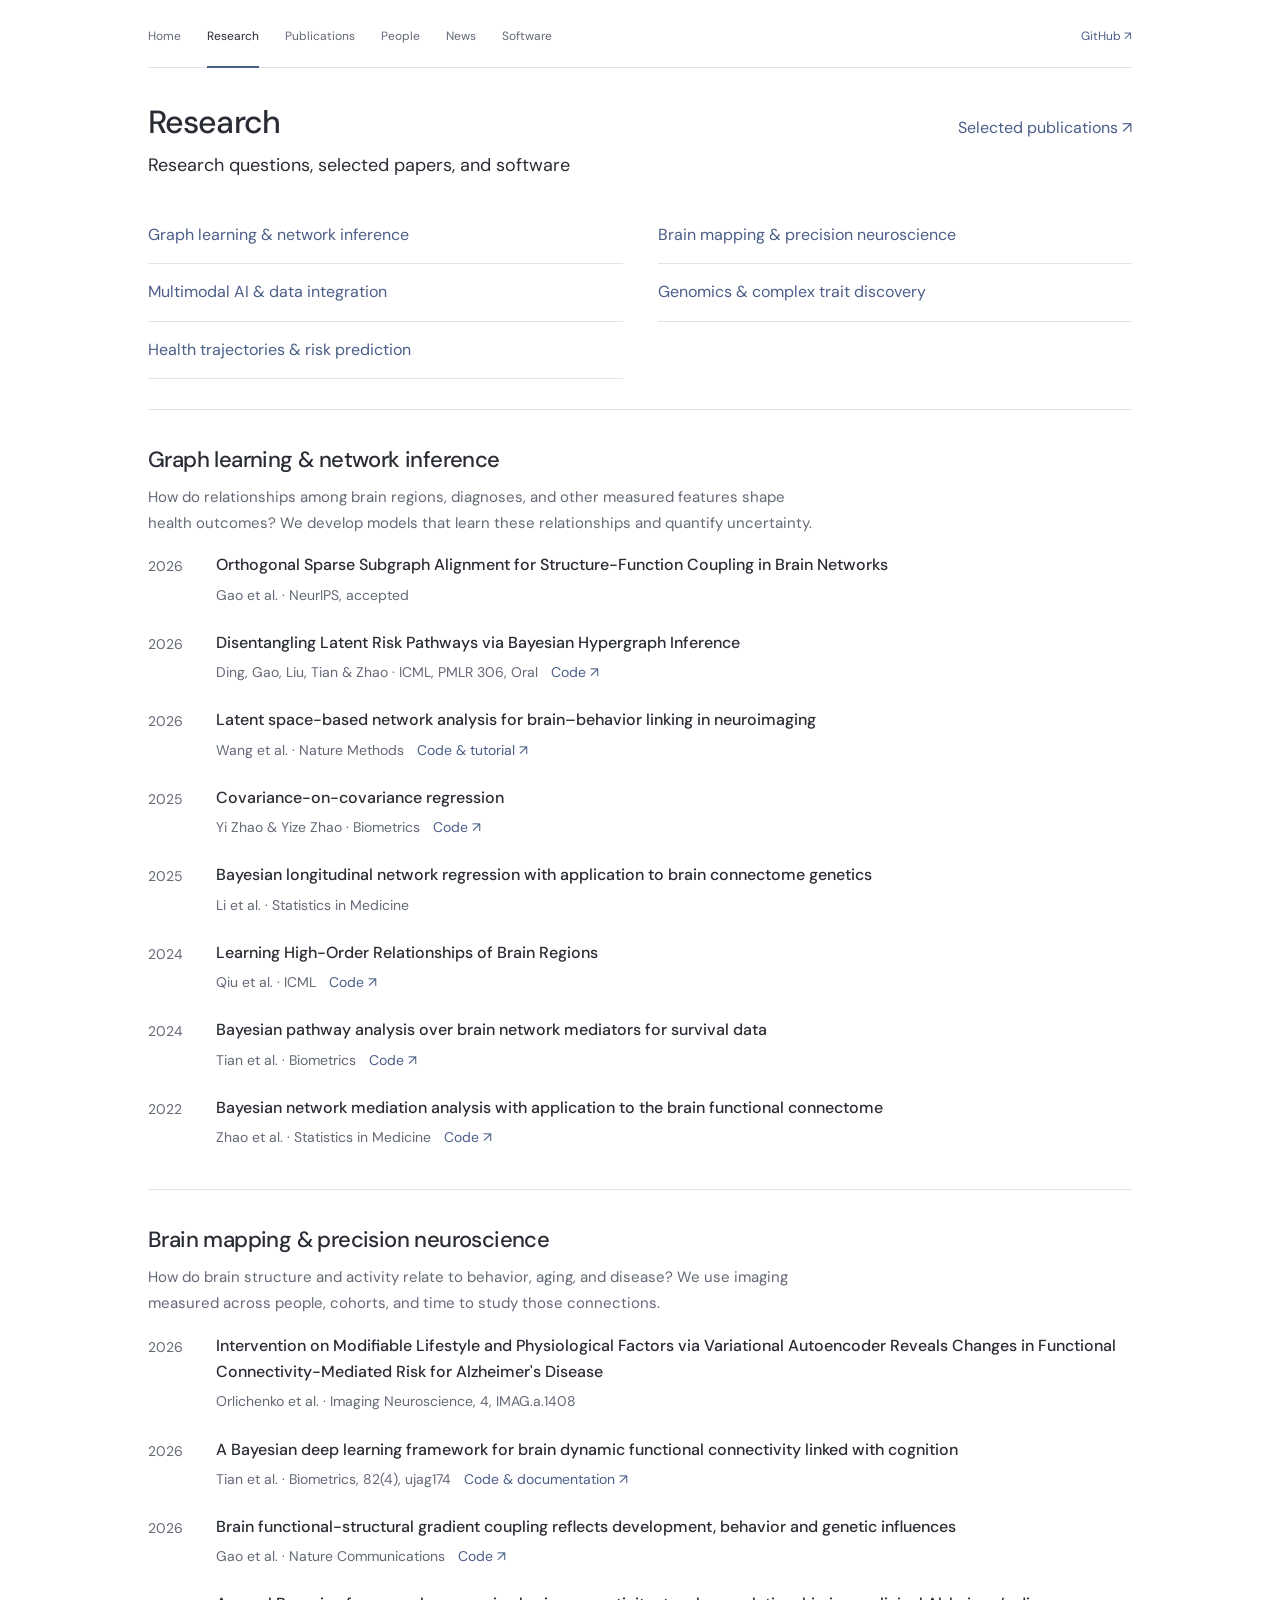
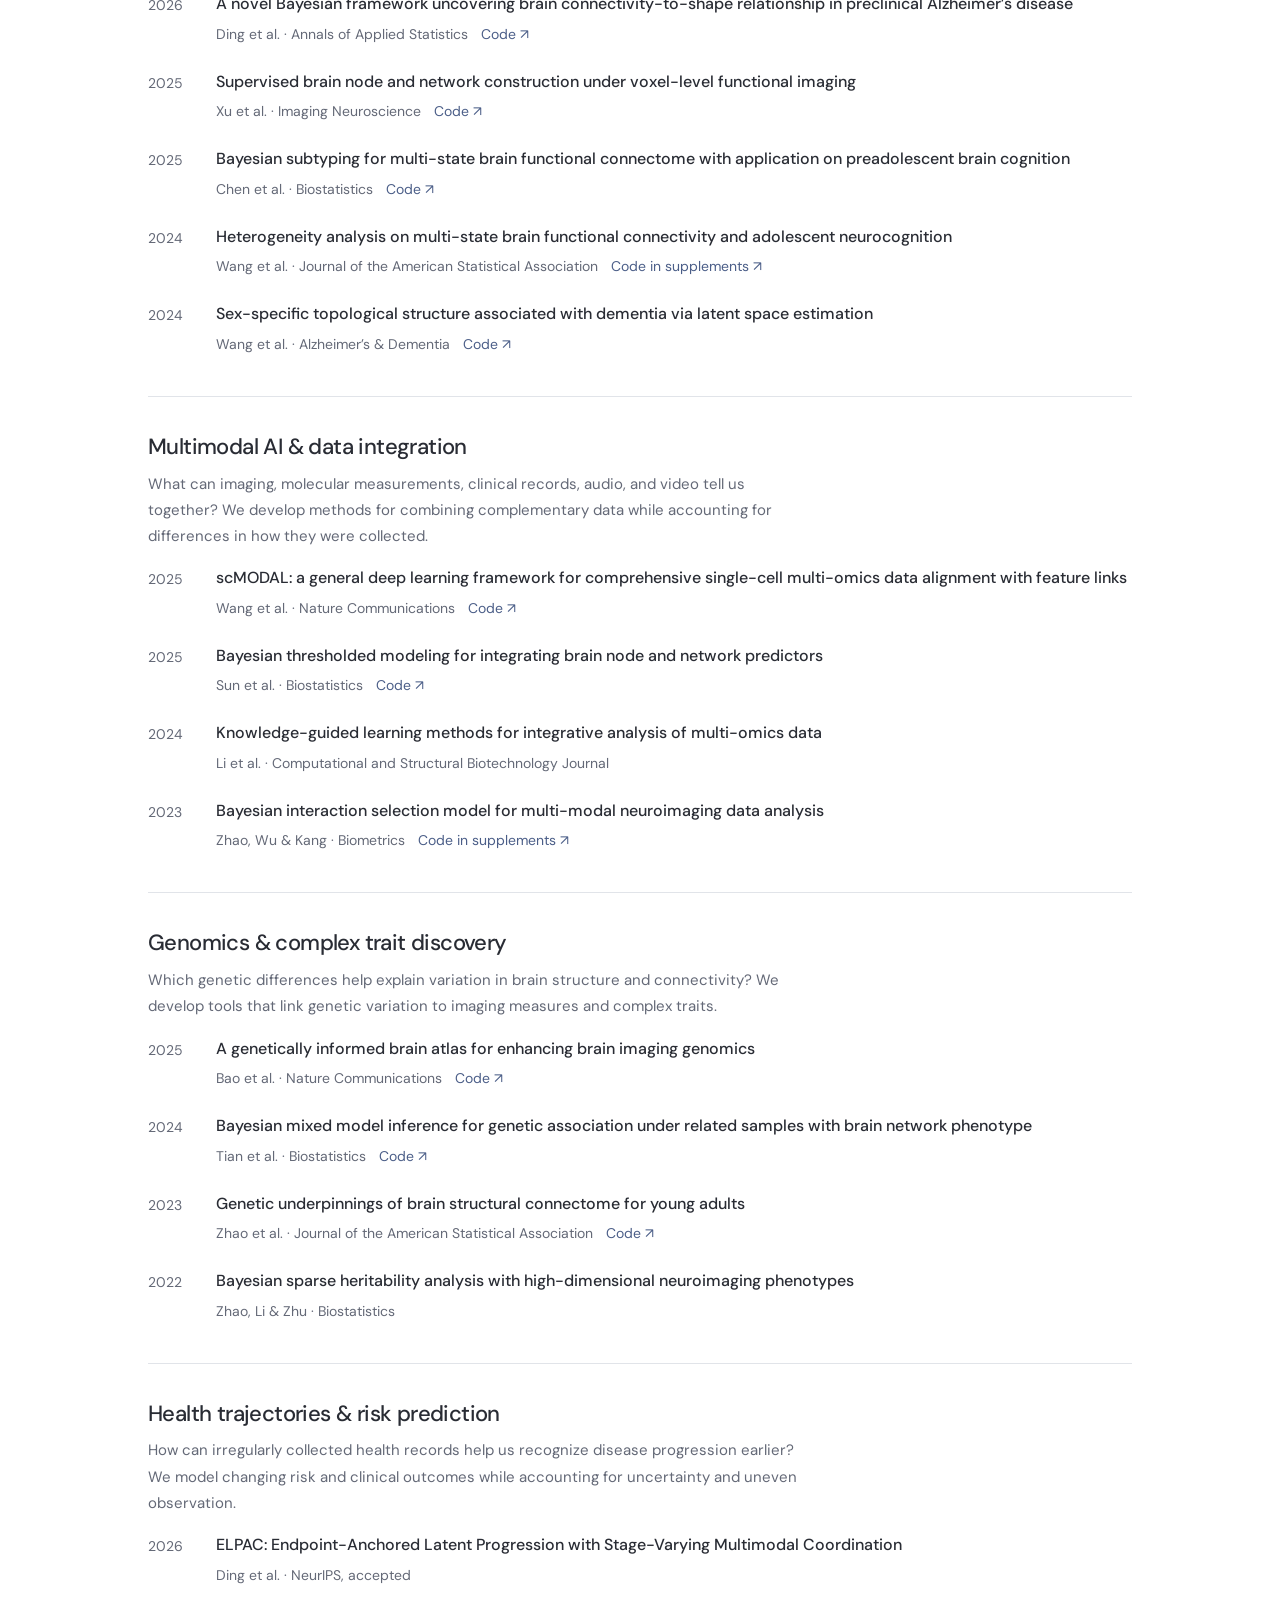
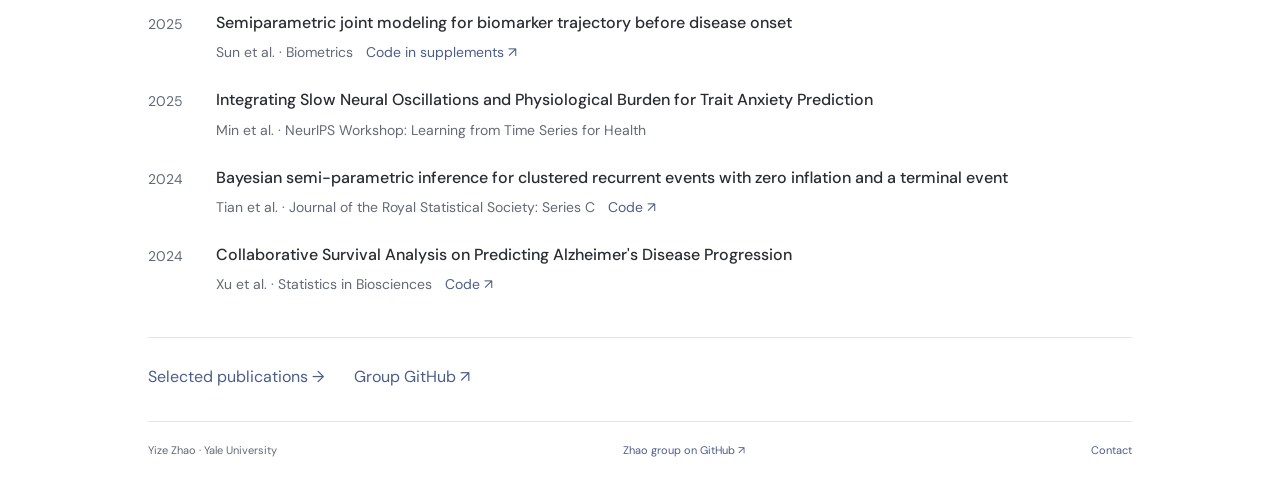
<file: research/index.html>
<!doctype html>
<html lang="en">
<head>
  <meta charset="utf-8">
  <meta name="viewport" content="width=device-width, initial-scale=1">
  <title>Research | Yize Zhao</title>
  <meta name="description" content="Research in statistics, AI, biomedical data science, and clinical applications by Yize Zhao and the Zhao group at Yale.">
  <link rel="canonical" href="https://www.yizezhao.com/research/">
  <meta property="og:title" content="Research | Yize Zhao">
  <meta property="og:description" content="Research in statistics, AI, biomedical data science, and clinical applications by Yize Zhao and the Zhao group at Yale.">
  <meta property="og:type" content="website">
  <meta property="og:url" content="https://www.yizezhao.com/research/">
  <link rel="icon" type="image/svg+xml" href="/assets/favicon.svg">
  <link rel="stylesheet" href="/assets/site.css">
  <script src="/assets/site.js" defer></script>
</head>
<body>
<a class="skip-link" href="#main-content">Skip to content</a>
<div id="zhao-people-scope" aria-label="Yize Zhao academic website"><div class="z-shell">
<nav aria-label="Personal website navigation" class="z-nav">
<a data-page="home" href="/">Home</a>
<a aria-current="page" data-page="research" href="/research/">Research</a>
<a data-page="publications" href="/publications/">Publications</a>
<a data-page="people" href="/team-4/">People</a>
<a data-page="news" href="/news/">News</a>
<a data-page="software" href="/software/">Software</a>
<a href="https://github.com/Zhao-team" rel="noopener" target="_blank">GitHub ↗</a>
</nav>
<main id="main-content">

<div class="z-page z-research-publications" data-panel="research">
<header class="z-page-header"><div><h1 class="z-page-title">Research</h1><p class="z-page-intro">Research questions, selected papers, and software</p></div><a class="z-publication-archive" data-page="publications" href="/publications/">Selected publications ↗</a></header>
<nav aria-label="Research contributions" class="z-research-index">
<a data-jump="network-modeling" href="#network-modeling">Graph learning &amp; network inference</a>
<a data-jump="brain-imaging" href="#brain-imaging">Brain mapping &amp; precision neuroscience</a>
<a data-jump="multimodal-ai" href="#multimodal-ai">Multimodal AI &amp; data integration</a>
<a data-jump="statistical-genetics" href="#statistical-genetics">Genomics &amp; complex trait discovery</a>
<a data-jump="dynamic-modeling" href="#dynamic-modeling">Health trajectories &amp; risk prediction</a>
</nav>
<article class="z-research" id="network-modeling"><h2>Graph learning &amp; network inference</h2><p class="z-theme-summary">How do relationships among brain regions, diagnoses, and other measured features shape health outcomes? We develop models that learn these relationships and quantify uncertainty.</p><ol class="z-papers">
<li><span class="z-year">2026</span><div><a class="z-paper-title" href="/publications/#gao-neurips-2026">Orthogonal Sparse Subgraph Alignment for Structure-Function Coupling in Brain Networks</a><p class="z-paper-meta">Gao et al. · NeurIPS, accepted</p></div></li>
<li><span class="z-year">2026</span><div><a class="z-paper-title" href="https://proceedings.mlr.press/v306/ding26c.html" rel="noopener" target="_blank">Disentangling Latent Risk Pathways via Bayesian Hypergraph Inference</a><p class="z-paper-meta">Ding, Gao, Liu, Tian &amp; Zhao · ICML, PMLR 306, Oral<a href="https://github.com/Zhao-team/BHPI" rel="noopener" target="_blank">Code ↗</a></p></div></li>
<li><span class="z-year">2026</span><div><a class="z-paper-title" href="https://doi.org/10.1038/s41592-025-02896-9" rel="noopener" target="_blank">Latent space-based network analysis for brain–behavior linking in neuroimaging</a><p class="z-paper-meta">Wang et al. · Nature Methods<a href="https://github.com/Zhao-team/latentSNA" rel="noopener" target="_blank">Code &amp; tutorial ↗</a></p></div></li>
<li><span class="z-year">2025</span><div><a class="z-paper-title" href="https://doi.org/10.1093/biomtc/ujaf097" rel="noopener" target="_blank">Covariance-on-covariance regression</a><p class="z-paper-meta">Yi Zhao &amp; Yize Zhao · Biometrics<a href="https://github.com/zhaoyi1026/CoCR" rel="noopener" target="_blank">Code ↗</a></p></div></li>
<li><span class="z-year">2025</span><div><a class="z-paper-title" href="https://doi.org/10.1002/sim.70069" rel="noopener" target="_blank">Bayesian longitudinal network regression with application to brain connectome genetics</a><p class="z-paper-meta">Li et al. · Statistics in Medicine</p></div></li>
<li><span class="z-year">2024</span><div><a class="z-paper-title" href="https://arxiv.org/abs/2312.02203" rel="noopener" target="_blank">Learning High-Order Relationships of Brain Regions</a><p class="z-paper-meta">Qiu et al. · ICML<a href="https://github.com/Graph-and-Geometric-Learning/HyBRiD" rel="noopener" target="_blank">Code ↗</a></p></div></li>
<li><span class="z-year">2024</span><div><a class="z-paper-title" href="https://doi.org/10.1093/biomtc/ujae132" rel="noopener" target="_blank">Bayesian pathway analysis over brain network mediators for survival data</a><p class="z-paper-meta">Tian et al. · Biometrics<a href="https://github.com/Zhao-team/bayesian-pathway-brain-mediators" rel="noopener" target="_blank">Code ↗</a></p></div></li>
<li><span class="z-year">2022</span><div><a class="z-paper-title" href="https://pmc.ncbi.nlm.nih.gov/articles/PMC10131252/" rel="noopener" target="_blank">Bayesian network mediation analysis with application to the brain functional connectome</a><p class="z-paper-meta">Zhao et al. · Statistics in Medicine<a href="https://github.com/Zhao-team/Bayesian_Network_Mediation_Model" rel="noopener" target="_blank">Code ↗</a></p></div></li></ol></article>
<article class="z-research" id="brain-imaging"><h2>Brain mapping &amp; precision neuroscience</h2><p class="z-theme-summary">How do brain structure and activity relate to behavior, aging, and disease? We use imaging measured across people, cohorts, and time to study those connections.</p><ol class="z-papers">
<li><span class="z-year">2026</span><div><a class="z-paper-title" href="/publications/#orlichenko-imaging-neuroscience-2026">Intervention on Modifiable Lifestyle and Physiological Factors via Variational Autoencoder Reveals Changes in Functional Connectivity-Mediated Risk for Alzheimer's Disease</a><p class="z-paper-meta">Orlichenko et al. · Imaging Neuroscience, 4, IMAG.a.1408</p></div></li>
<li><span class="z-year">2026</span><div><a class="z-paper-title" href="https://doi.org/10.1093/biomtc/ujag174" rel="noopener" target="_blank">A Bayesian deep learning framework for brain dynamic functional connectivity linked with cognition</a><p class="z-paper-meta">Tian et al. · Biometrics, 82(4), ujag174<a href="https://github.com/Zhao-team/bayesian-dynamic-functional-connectivity" rel="noopener" target="_blank">Code &amp; documentation ↗</a></p></div></li>
<li><span class="z-year">2026</span><div><a class="z-paper-title" href="https://doi.org/10.1038/s41467-026-71719-y" rel="noopener" target="_blank">Brain functional-structural gradient coupling reflects development, behavior and genetic influences</a><p class="z-paper-meta">Gao et al. · Nature Communications<a href="https://github.com/Zhao-team/SF-Gradient-Coupling" rel="noopener" target="_blank">Code ↗</a></p></div></li><li><span class="z-year">2026</span><div><a class="z-paper-title" href="https://doi.org/10.1214/26-AOAS2154" rel="noopener" target="_blank">A novel Bayesian framework uncovering brain connectivity-to-shape relationship in preclinical Alzheimer’s disease</a><p class="z-paper-meta">Ding et al. · Annals of Applied Statistics<a href="https://github.com/Zhao-team/COSR" rel="noopener" target="_blank">Code ↗</a></p></div></li><li><span class="z-year">2025</span><div><a class="z-paper-title" href="https://pmc.ncbi.nlm.nih.gov/articles/PMC12319940/" rel="noopener" target="_blank">Supervised brain node and network construction under voxel-level functional imaging</a><p class="z-paper-meta">Xu et al. · Imaging Neuroscience<a href="https://github.com/Zhao-team/SBP" rel="noopener" target="_blank">Code ↗</a></p></div></li><li><span class="z-year">2025</span><div><a class="z-paper-title" href="https://doi.org/10.1093/biostatistics/kxae045" rel="noopener" target="_blank">Bayesian subtyping for multi-state brain functional connectome with application on preadolescent brain cognition</a><p class="z-paper-meta">Chen et al. · Biostatistics<a href="https://github.com/tqchen07/MMBeans" rel="noopener" target="_blank">Code ↗</a></p></div></li><li><span class="z-year">2024</span><div><a class="z-paper-title" href="https://doi.org/10.1080/01621459.2024.2311363" rel="noopener" target="_blank">Heterogeneity analysis on multi-state brain functional connectivity and adolescent neurocognition</a><p class="z-paper-meta">Wang et al. · Journal of the American Statistical Association<a href="https://www.tandfonline.com/doi/suppl/10.1080/01621459.2024.2311363" rel="noopener" target="_blank">Code in supplements ↗</a></p></div></li><li><span class="z-year">2024</span><div><a class="z-paper-title" href="https://doi.org/10.1002/alz.14266" rel="noopener" target="_blank">Sex-specific topological structure associated with dementia via latent space estimation</a><p class="z-paper-meta">Wang et al. · Alzheimer’s &amp; Dementia<a href="https://github.com/Zhao-team/ABCModel" rel="noopener" target="_blank">Code ↗</a></p></div></li></ol></article>
<article class="z-research" id="multimodal-ai"><h2>Multimodal AI &amp; data integration</h2><p class="z-theme-summary">What can imaging, molecular measurements, clinical records, audio, and video tell us together? We develop methods for combining complementary data while accounting for differences in how they were collected.</p><ol class="z-papers">
<li><span class="z-year">2025</span><div><a class="z-paper-title" href="https://doi.org/10.1038/s41467-025-60333-z" rel="noopener" target="_blank">scMODAL: a general deep learning framework for comprehensive single-cell multi-omics data alignment with feature links</a><p class="z-paper-meta">Wang et al. · Nature Communications<a href="https://github.com/gefeiwang/scMODAL" rel="noopener" target="_blank">Code ↗</a></p></div></li><li><span class="z-year">2025</span><div><a class="z-paper-title" href="https://doi.org/10.1093/biostatistics/kxae048" rel="noopener" target="_blank">Bayesian thresholded modeling for integrating brain node and network predictors</a><p class="z-paper-meta">Sun et al. · Biostatistics<a href="https://github.com/ZheSunStat/JNNT" rel="noopener" target="_blank">Code ↗</a></p></div></li><li><span class="z-year">2024</span><div><a class="z-paper-title" href="https://pmc.ncbi.nlm.nih.gov/articles/PMC11087912/" rel="noopener" target="_blank">Knowledge-guided learning methods for integrative analysis of multi-omics data</a><p class="z-paper-meta">Li et al. · Computational and Structural Biotechnology Journal</p></div></li><li><span class="z-year">2023</span><div><a class="z-paper-title" href="https://pmc.ncbi.nlm.nih.gov/articles/PMC9418386/" rel="noopener" target="_blank">Bayesian interaction selection model for multi-modal neuroimaging data analysis</a><p class="z-paper-meta">Zhao, Wu &amp; Kang · Biometrics<a href="https://academic.oup.com/biometrics/article/79/2/655/7513962" rel="noopener" target="_blank">Code in supplements ↗</a></p></div></li></ol></article>
<article class="z-research" id="statistical-genetics"><h2>Genomics &amp; complex trait discovery</h2><p class="z-theme-summary">Which genetic differences help explain variation in brain structure and connectivity? We develop tools that link genetic variation to imaging measures and complex traits.</p><ol class="z-papers">
<li><span class="z-year">2025</span><div><a class="z-paper-title" href="https://doi.org/10.1038/s41467-025-57636-6" rel="noopener" target="_blank">A genetically informed brain atlas for enhancing brain imaging genomics</a><p class="z-paper-meta">Bao et al. · Nature Communications<a href="https://github.com/bao96-bioinfo/GIANT" rel="noopener" target="_blank">Code ↗</a></p></div></li><li><span class="z-year">2024</span><div><a class="z-paper-title" href="https://doi.org/10.1093/biostatistics/kxae008" rel="noopener" target="_blank">Bayesian mixed model inference for genetic association under related samples with brain network phenotype</a><p class="z-paper-meta">Tian et al. · Biostatistics<a href="https://github.com/xt83/Bayesian_mixed_model_inference_for_genetic_association_under_related_samples" rel="noopener" target="_blank">Code ↗</a></p></div></li><li><span class="z-year">2023</span><div><a class="z-paper-title" href="https://doi.org/10.1080/01621459.2022.2156349" rel="noopener" target="_blank">Genetic underpinnings of brain structural connectome for young adults</a><p class="z-paper-meta">Zhao et al. · Journal of the American Statistical Association<a href="https://github.com/Zhao-team/Network-Response-Shrinkage-Model" rel="noopener" target="_blank">Code ↗</a></p></div></li><li><span class="z-year">2022</span><div><a class="z-paper-title" href="https://doi.org/10.1093/biostatistics/kxaa035" rel="noopener" target="_blank">Bayesian sparse heritability analysis with high-dimensional neuroimaging phenotypes</a><p class="z-paper-meta">Zhao, Li &amp; Zhu · Biostatistics</p></div></li></ol></article>
<article class="z-research" id="dynamic-modeling"><h2>Health trajectories &amp; risk prediction</h2><p class="z-theme-summary">How can irregularly collected health records help us recognize disease progression earlier? We model changing risk and clinical outcomes while accounting for uncertainty and uneven observation.</p><ol class="z-papers">
<li><span class="z-year">2026</span><div><a class="z-paper-title" href="/publications/#ding-neurips-2026">ELPAC: Endpoint-Anchored Latent Progression with Stage-Varying Multimodal Coordination</a><p class="z-paper-meta">Ding et al. · NeurIPS, accepted</p></div></li>

<li><span class="z-year">2025</span><div><a class="z-paper-title" href="https://doi.org/10.1093/biomtc/ujaf064" rel="noopener" target="_blank">Semiparametric joint modeling for biomarker trajectory before disease onset</a><p class="z-paper-meta">Sun et al. · Biometrics<a href="https://academic.oup.com/biometrics/article/81/2/ujaf064/8151984" rel="noopener" target="_blank">Code in supplements ↗</a></p></div></li><li><span class="z-year">2025</span><div><a class="z-paper-title" href="https://neurips.cc/virtual/2025/132354" rel="noopener" target="_blank">Integrating Slow Neural Oscillations and Physiological Burden for Trait Anxiety Prediction</a><p class="z-paper-meta">Min et al. · NeurIPS Workshop: Learning from Time Series for Health</p></div></li><li><span class="z-year">2024</span><div><a class="z-paper-title" href="https://pmc.ncbi.nlm.nih.gov/articles/PMC11271983/" rel="noopener" target="_blank">Bayesian semi-parametric inference for clustered recurrent events with zero inflation and a terminal event</a><p class="z-paper-meta">Tian et al. · Journal of the Royal Statistical Society: Series C<a href="https://github.com/Zhao-team/Bayesian_semi_parametric_inference_for_clustered_recurrent_event" rel="noopener" target="_blank">Code ↗</a></p></div></li><li><span class="z-year">2024</span><div><a class="z-paper-title" href="https://doi.org/10.1007/s12561-024-09459-0" rel="noopener" target="_blank">Collaborative Survival Analysis on Predicting Alzheimer's Disease Progression</a><p class="z-paper-meta">Xu et al. · Statistics in Biosciences<a href="https://github.com/wanwanx/Collaborative-Survival-Analysis" rel="noopener" target="_blank">Code ↗</a></p></div></li></ol></article>
<div class="z-research-end"><a data-page="publications" href="/publications/">Selected publications →</a><a href="https://github.com/Zhao-team" rel="noopener" target="_blank">Group GitHub ↗</a></div>
</div>




</main><footer class="z-footer"><span>Yize Zhao · Yale University</span><a href="https://github.com/Zhao-team" rel="noopener" target="_blank">Zhao group on GitHub ↗</a><a href="mailto:yize.zhao@yale.edu">Contact</a></footer>
</div></div>
</body>
</html>
</file>
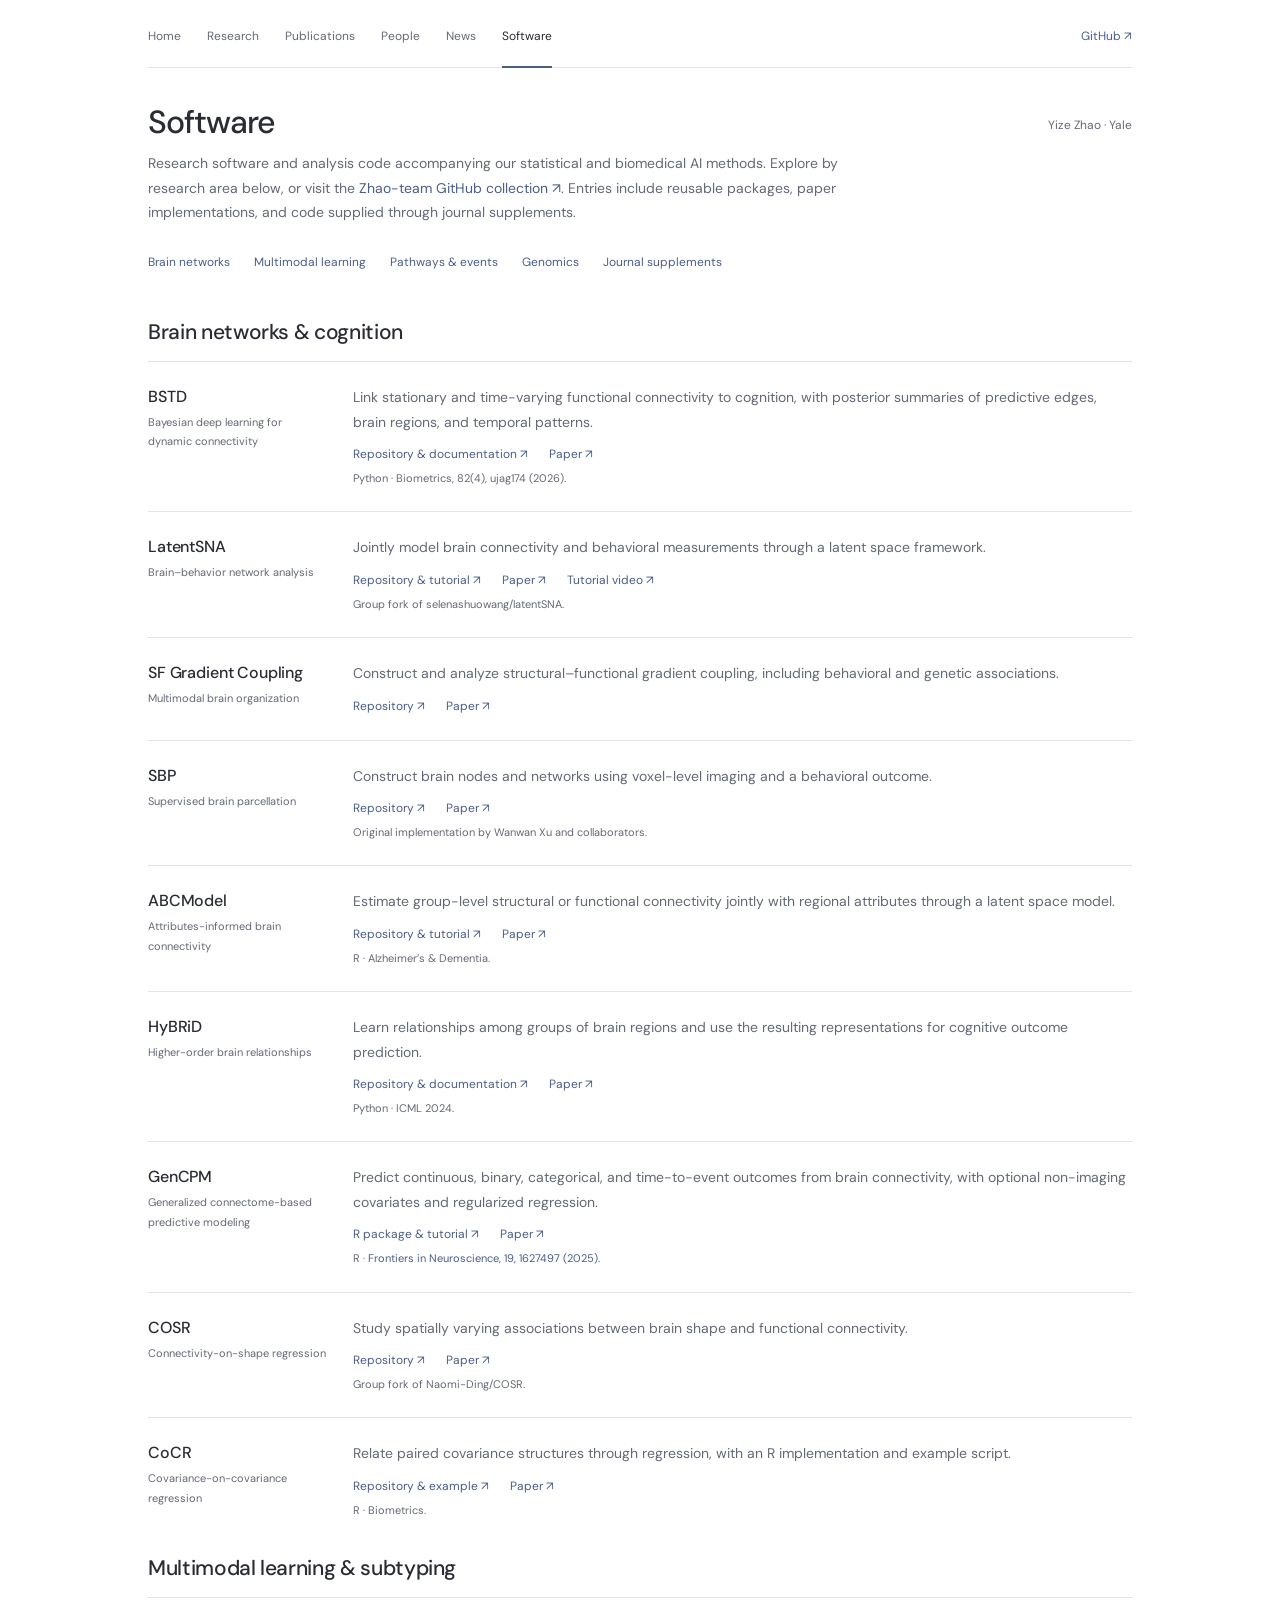
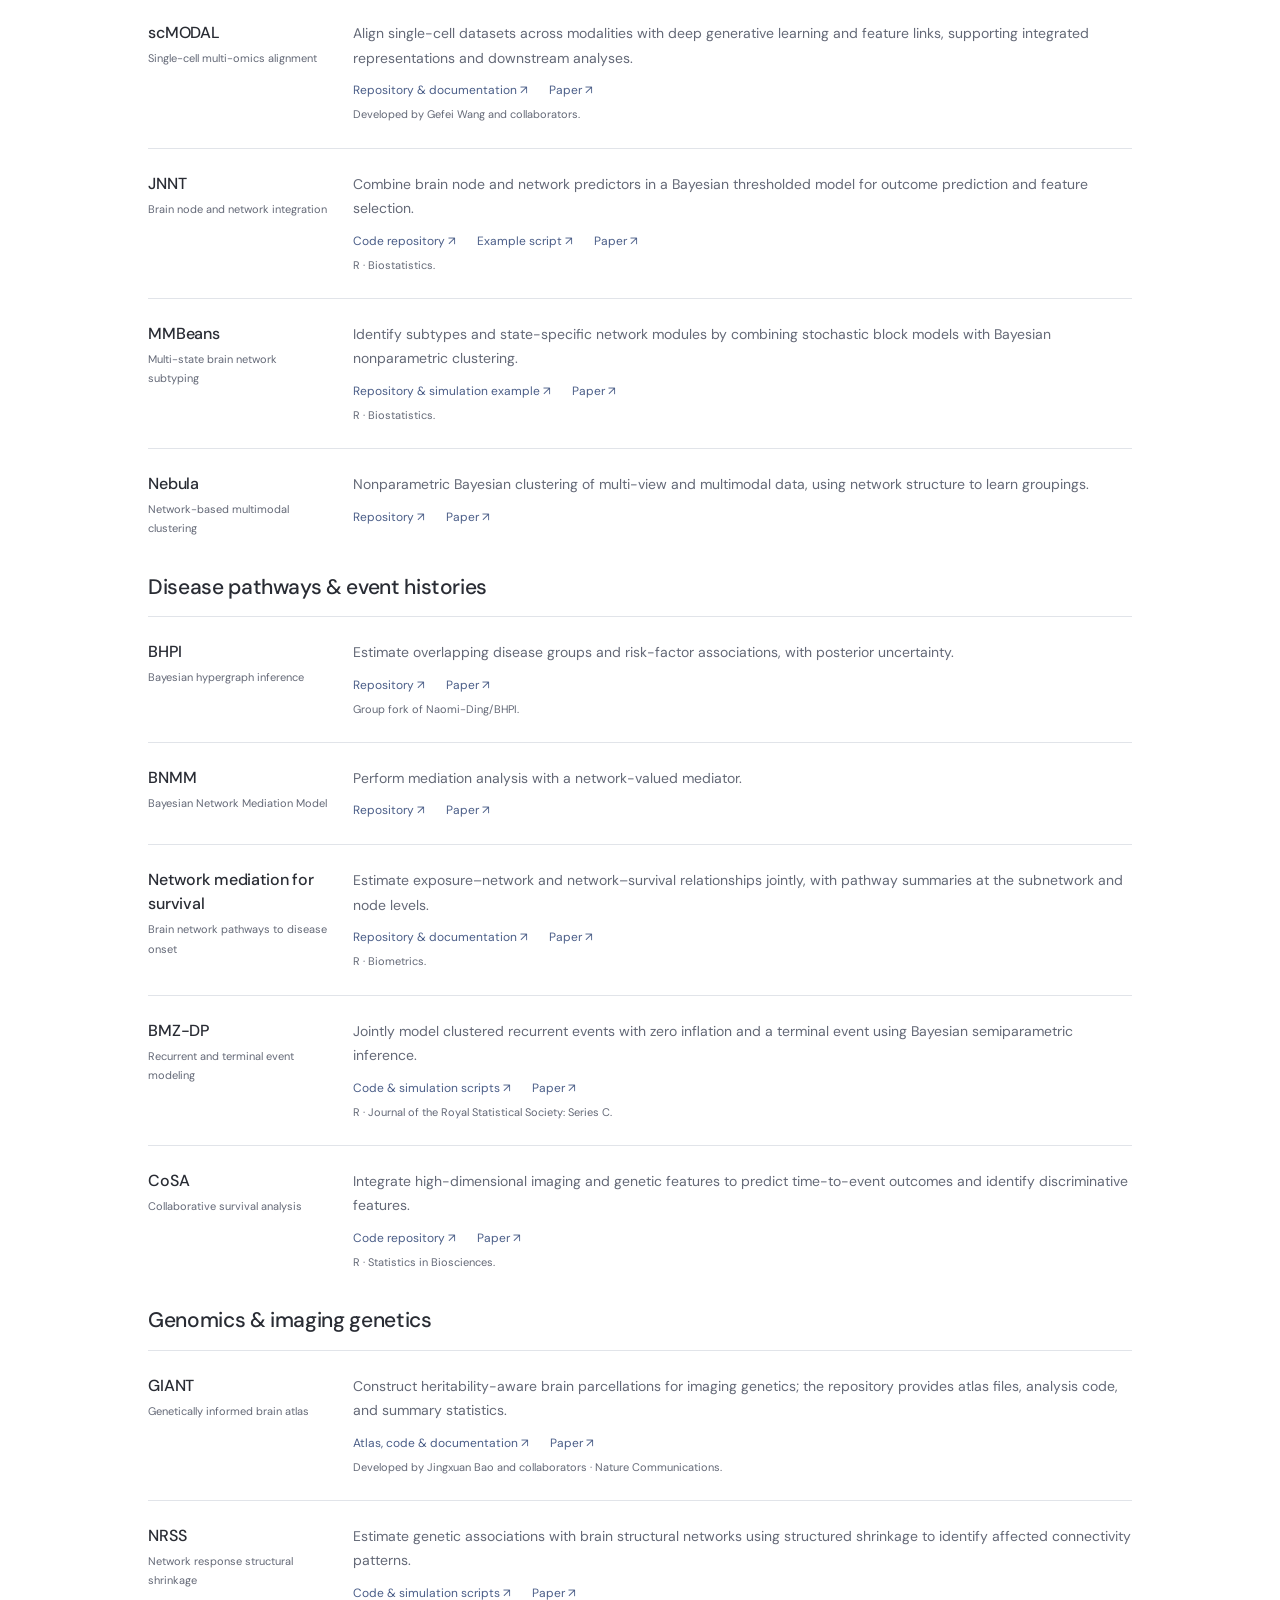
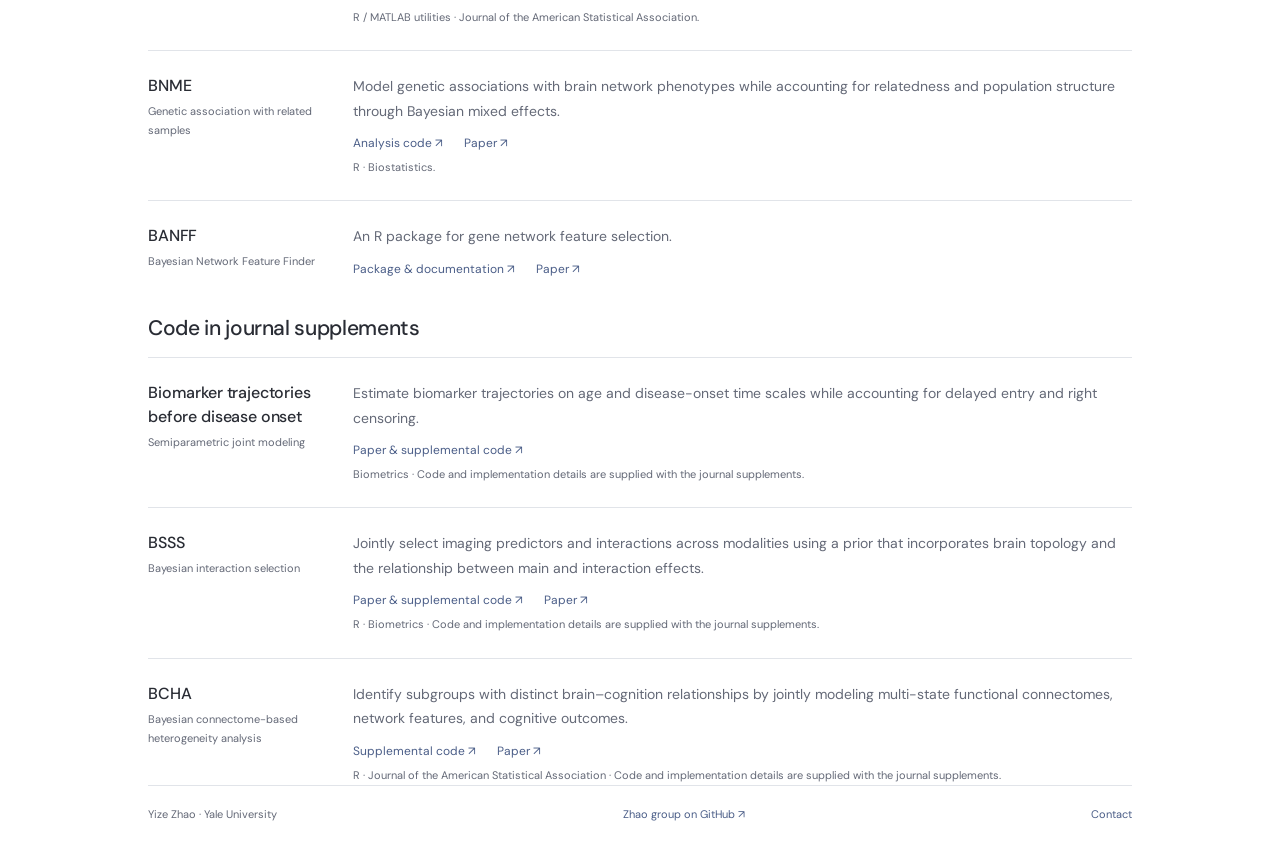
<file: software/index.html>
<!doctype html>
<html lang="en">
<head>
  <meta charset="utf-8">
  <meta name="viewport" content="width=device-width, initial-scale=1">
  <title>Software | Yize Zhao</title>
  <meta name="description" content="Research software and analysis code for statistics, biomedical AI, brain networks, multimodal data, survival analysis, and genomics.">
  <link rel="canonical" href="https://www.yizezhao.com/software/">
  <meta property="og:title" content="Software | Yize Zhao">
  <meta property="og:description" content="Research software and analysis code for statistics, biomedical AI, brain networks, multimodal data, survival analysis, and genomics.">
  <meta property="og:type" content="website">
  <meta property="og:url" content="https://www.yizezhao.com/software/">
  <link rel="icon" type="image/svg+xml" href="/assets/favicon.svg">
  <link rel="stylesheet" href="/assets/site.css">
  <script src="/assets/site.js" defer></script>
</head>
<body>
<a class="skip-link" href="#main-content">Skip to content</a>
<div id="zhao-people-scope" aria-label="Yize Zhao academic website"><div class="z-shell">
<nav aria-label="Personal website navigation" class="z-nav">
<a data-page="home" href="/">Home</a>
<a data-page="research" href="/research/">Research</a>
<a data-page="publications" href="/publications/">Publications</a>
<a data-page="people" href="/team-4/">People</a>
<a data-page="news" href="/news/">News</a>
<a aria-current="page" data-page="software" href="/software/">Software</a>
<a href="https://github.com/Zhao-team" rel="noopener" target="_blank">GitHub ↗</a>
</nav>
<main id="main-content">





<div class="z-page" data-panel="software">
<header class="z-page-header"><div><h1 class="z-page-title">Software</h1><p class="z-page-intro">Research software and analysis code accompanying our statistical and biomedical AI methods. Explore by research area below, or visit the <a href="https://github.com/Zhao-team" rel="noopener" target="_blank">Zhao-team GitHub collection ↗</a>. Entries include reusable packages, paper implementations, and code supplied through journal supplements.</p></div><span class="z-page-byline">Yize Zhao · Yale</span></header>
<nav class="z-jump" aria-label="Software research areas"><a href="#brain-networks">Brain networks</a><a href="#multimodal-learning">Multimodal learning</a><a href="#pathways-events">Pathways &amp; events</a><a href="#genomics">Genomics</a><a href="#journal-code">Journal supplements</a></nav>
<section class="z-software-section" id="brain-networks" aria-labelledby="brain-networks-heading">
<h2 id="brain-networks-heading">Brain networks &amp; cognition</h2>
<article class="z-software-row"><div><h3>BSTD</h3><small>Bayesian deep learning for dynamic connectivity</small></div><div><p>Link stationary and time-varying functional connectivity to cognition, with posterior summaries of predictive edges, brain regions, and temporal patterns.</p><div class="z-links"><a href="https://github.com/Zhao-team/bayesian-dynamic-functional-connectivity" rel="noopener" target="_blank">Repository &amp; documentation ↗</a><a href="https://doi.org/10.1093/biomtc/ujag174" rel="noopener" target="_blank">Paper ↗</a></div><small>Python · Biometrics, 82(4), ujag174 (2026).</small></div></article>
<article class="z-software-row"><div><h3>LatentSNA</h3><small>Brain–behavior network analysis</small></div><div><p>Jointly model brain connectivity and behavioral measurements through a latent space framework.</p><div class="z-links"><a href="https://github.com/Zhao-team/latentSNA" rel="noopener" target="_blank">Repository &amp; tutorial ↗</a><a href="https://doi.org/10.1038/s41592-025-02896-9" rel="noopener" target="_blank">Paper ↗</a><a href="https://youtu.be/sNDKXdTB8zQ" rel="noopener" target="_blank">Tutorial video ↗</a></div><small>Group fork of selenashuowang/latentSNA.</small></div></article>
<article class="z-software-row"><div><h3>SF Gradient Coupling</h3><small>Multimodal brain organization</small></div><div><p>Construct and analyze structural–functional gradient coupling, including behavioral and genetic associations.</p><div class="z-links"><a href="https://github.com/Zhao-team/SF-Gradient-Coupling" rel="noopener" target="_blank">Repository ↗</a><a href="https://doi.org/10.1038/s41467-026-71719-y" rel="noopener" target="_blank">Paper ↗</a></div></div></article>
<article class="z-software-row"><div><h3>SBP</h3><small>Supervised brain parcellation</small></div><div><p>Construct brain nodes and networks using voxel-level imaging and a behavioral outcome.</p><div class="z-links"><a href="https://github.com/Zhao-team/SBP" rel="noopener" target="_blank">Repository ↗</a><a href="https://pmc.ncbi.nlm.nih.gov/articles/PMC12319940/" rel="noopener" target="_blank">Paper ↗</a></div><small>Original implementation by Wanwan Xu and collaborators.</small></div></article>
<article class="z-software-row"><div><h3>ABCModel</h3><small>Attributes-informed brain connectivity</small></div><div><p>Estimate group-level structural or functional connectivity jointly with regional attributes through a latent space model.</p><div class="z-links"><a href="https://github.com/selenashuowang/ABCModel" rel="noopener" target="_blank">Repository &amp; tutorial ↗</a><a href="https://doi.org/10.1002/alz.14266" rel="noopener" target="_blank">Paper ↗</a></div><small>R · Alzheimer’s &amp; Dementia.</small></div></article>
<article class="z-software-row"><div><h3>HyBRiD</h3><small>Higher-order brain relationships</small></div><div><p>Learn relationships among groups of brain regions and use the resulting representations for cognitive outcome prediction.</p><div class="z-links"><a href="https://github.com/Graph-and-Geometric-Learning/HyBRiD" rel="noopener" target="_blank">Repository &amp; documentation ↗</a><a href="https://arxiv.org/abs/2312.02203" rel="noopener" target="_blank">Paper ↗</a></div><small>Python · ICML 2024.</small></div></article>
<article class="z-software-row"><div><h3>GenCPM</h3><small>Generalized connectome-based predictive modeling</small></div><div><p>Predict continuous, binary, categorical, and time-to-event outcomes from brain connectivity, with optional non-imaging covariates and regularized regression.</p><div class="z-links"><a href="https://github.com/BXU69/GenCPM" rel="noopener" target="_blank">R package &amp; tutorial ↗</a><a href="https://doi.org/10.3389/fnins.2025.1627497" rel="noopener" target="_blank">Paper ↗</a></div><small>R · <a href="/publications/#gen-cpm-2025">Frontiers in Neuroscience, 19, 1627497 (2025)</a>.</small></div></article>
<article class="z-software-row"><div><h3>COSR</h3><small>Connectivity-on-shape regression</small></div><div><p>Study spatially varying associations between brain shape and functional connectivity.</p><div class="z-links"><a href="https://github.com/Zhao-team/COSR" rel="noopener" target="_blank">Repository ↗</a><a href="https://doi.org/10.1214/26-AOAS2154" rel="noopener" target="_blank">Paper ↗</a></div><small>Group fork of Naomi-Ding/COSR.</small></div></article>
<article class="z-software-row"><div><h3>CoCR</h3><small>Covariance-on-covariance regression</small></div><div><p>Relate paired covariance structures through regression, with an R implementation and example script.</p><div class="z-links"><a href="https://github.com/zhaoyi1026/CoCR" rel="noopener" target="_blank">Repository &amp; example ↗</a><a href="https://doi.org/10.1093/biomtc/ujaf097" rel="noopener" target="_blank">Paper ↗</a></div><small>R · Biometrics.</small></div></article>
</section>
<section class="z-software-section" id="multimodal-learning" aria-labelledby="multimodal-learning-heading">
<h2 id="multimodal-learning-heading">Multimodal learning &amp; subtyping</h2>
<article class="z-software-row"><div><h3>scMODAL</h3><small>Single-cell multi-omics alignment</small></div><div><p>Align single-cell datasets across modalities with deep generative learning and feature links, supporting integrated representations and downstream analyses.</p><div class="z-links"><a href="https://github.com/gefeiwang/scMODAL" rel="noopener" target="_blank">Repository &amp; documentation ↗</a><a href="https://doi.org/10.1038/s41467-025-60333-z" rel="noopener" target="_blank">Paper ↗</a></div><small>Developed by Gefei Wang and collaborators.</small></div></article>
<article class="z-software-row"><div><h3>JNNT</h3><small>Brain node and network integration</small></div><div><p>Combine brain node and network predictors in a Bayesian thresholded model for outcome prediction and feature selection.</p><div class="z-links"><a href="https://github.com/ZheSunStat/JNNT" rel="noopener" target="_blank">Code repository ↗</a><a href="https://github.com/ZheSunStat/JNNT/blob/main/Example.R" rel="noopener" target="_blank">Example script ↗</a><a href="https://doi.org/10.1093/biostatistics/kxae048" rel="noopener" target="_blank">Paper ↗</a></div><small>R · Biostatistics.</small></div></article>
<article class="z-software-row"><div><h3>MMBeans</h3><small>Multi-state brain network subtyping</small></div><div><p>Identify subtypes and state-specific network modules by combining stochastic block models with Bayesian nonparametric clustering.</p><div class="z-links"><a href="https://github.com/tqchen07/MMBeans" rel="noopener" target="_blank">Repository &amp; simulation example ↗</a><a href="https://doi.org/10.1093/biostatistics/kxae045" rel="noopener" target="_blank">Paper ↗</a></div><small>R · Biostatistics.</small></div></article>
<article class="z-software-row"><div><h3>Nebula</h3><small>Network-based multimodal clustering</small></div><div><p>Nonparametric Bayesian clustering of multi-view and multimodal data, using network structure to learn groupings.</p><div class="z-links"><a href="https://github.com/nebula-group/nebula" rel="noopener" target="_blank">Repository ↗</a><a href="https://www.ncbi.nlm.nih.gov/pmc/articles/PMC7933297/" rel="noopener" target="_blank">Paper ↗</a></div></div></article>
</section>
<section class="z-software-section" id="pathways-events" aria-labelledby="pathways-events-heading">
<h2 id="pathways-events-heading">Disease pathways &amp; event histories</h2>
<article class="z-software-row"><div><h3>BHPI</h3><small>Bayesian hypergraph inference</small></div><div><p>Estimate overlapping disease groups and risk-factor associations, with posterior uncertainty.</p><div class="z-links"><a href="https://github.com/Zhao-team/BHPI" rel="noopener" target="_blank">Repository ↗</a><a href="https://proceedings.mlr.press/v306/ding26c.html" rel="noopener" target="_blank">Paper ↗</a></div><small>Group fork of Naomi-Ding/BHPI.</small></div></article>
<article class="z-software-row"><div><h3>BNMM</h3><small>Bayesian Network Mediation Model</small></div><div><p>Perform mediation analysis with a network-valued mediator.</p><div class="z-links"><a href="https://github.com/Zhao-team/Bayesian_Network_Mediation_Model" rel="noopener" target="_blank">Repository ↗</a><a href="https://doi.org/10.1002/sim.9488" rel="noopener" target="_blank">Paper ↗</a></div></div></article>
<article class="z-software-row"><div><h3>Network mediation for survival</h3><small>Brain network pathways to disease onset</small></div><div><p>Estimate exposure–network and network–survival relationships jointly, with pathway summaries at the subnetwork and node levels.</p><div class="z-links"><a href="https://github.com/Zhao-team/bayesian-pathway-brain-mediators" rel="noopener" target="_blank">Repository &amp; documentation ↗</a><a href="https://doi.org/10.1093/biomtc/ujae132" rel="noopener" target="_blank">Paper ↗</a></div><small>R · Biometrics.</small></div></article>
<article class="z-software-row"><div><h3>BMZ-DP</h3><small>Recurrent and terminal event modeling</small></div><div><p>Jointly model clustered recurrent events with zero inflation and a terminal event using Bayesian semiparametric inference.</p><div class="z-links"><a href="https://github.com/xt83/Bayesian_semi_parametric_inference_for_clustered_recurrent_event" rel="noopener" target="_blank">Code &amp; simulation scripts ↗</a><a href="https://pmc.ncbi.nlm.nih.gov/articles/PMC11271983/" rel="noopener" target="_blank">Paper ↗</a></div><small>R · Journal of the Royal Statistical Society: Series C.</small></div></article>
<article class="z-software-row"><div><h3>CoSA</h3><small>Collaborative survival analysis</small></div><div><p>Integrate high-dimensional imaging and genetic features to predict time-to-event outcomes and identify discriminative features.</p><div class="z-links"><a href="https://github.com/wanwanx/Collaborative-Survival-Analysis" rel="noopener" target="_blank">Code repository ↗</a><a href="https://doi.org/10.1007/s12561-024-09459-0" rel="noopener" target="_blank">Paper ↗</a></div><small>R · Statistics in Biosciences.</small></div></article>
</section>
<section class="z-software-section" id="genomics" aria-labelledby="genomics-heading">
<h2 id="genomics-heading">Genomics &amp; imaging genetics</h2>
<article class="z-software-row"><div><h3>GIANT</h3><small>Genetically informed brain atlas</small></div><div><p>Construct heritability-aware brain parcellations for imaging genetics; the repository provides atlas files, analysis code, and summary statistics.</p><div class="z-links"><a href="https://github.com/bao96-bioinfo/GIANT" rel="noopener" target="_blank">Atlas, code &amp; documentation ↗</a><a href="https://doi.org/10.1038/s41467-025-57636-6" rel="noopener" target="_blank">Paper ↗</a></div><small>Developed by Jingxuan Bao and collaborators · Nature Communications.</small></div></article>
<article class="z-software-row"><div><h3>NRSS</h3><small>Network response structural shrinkage</small></div><div><p>Estimate genetic associations with brain structural networks using structured shrinkage to identify affected connectivity patterns.</p><div class="z-links"><a href="https://github.com/zhengwu/Network-Response-Shrinkage-Model" rel="noopener" target="_blank">Code &amp; simulation scripts ↗</a><a href="https://doi.org/10.1080/01621459.2022.2156349" rel="noopener" target="_blank">Paper ↗</a></div><small>R / MATLAB utilities · Journal of the American Statistical Association.</small></div></article>
<article class="z-software-row"><div><h3>BNME</h3><small>Genetic association with related samples</small></div><div><p>Model genetic associations with brain network phenotypes while accounting for relatedness and population structure through Bayesian mixed effects.</p><div class="z-links"><a href="https://github.com/xt83/Bayesian_mixed_model_inference_for_genetic_association_under_related_samples" rel="noopener" target="_blank">Analysis code ↗</a><a href="https://doi.org/10.1093/biostatistics/kxae008" rel="noopener" target="_blank">Paper ↗</a></div><small>R · Biostatistics.</small></div></article>
<article class="z-software-row"><div><h3>BANFF</h3><small>Bayesian Network Feature Finder</small></div><div><p>An R package for gene network feature selection.</p><div class="z-links"><a href="https://rdrr.io/cran/BANFF/" rel="noopener" target="_blank">Package &amp; documentation ↗</a><a href="https://academic.oup.com/bioinformatics/article/32/23/3685/2525636" rel="noopener" target="_blank">Paper ↗</a></div></div></article>
</section>
<section class="z-software-section" id="journal-code" aria-labelledby="journal-code-heading">
<h2 id="journal-code-heading">Code in journal supplements</h2>
<article class="z-software-row"><div><h3>Biomarker trajectories before disease onset</h3><small>Semiparametric joint modeling</small></div><div><p>Estimate biomarker trajectories on age and disease-onset time scales while accounting for delayed entry and right censoring.</p><div class="z-links"><a href="https://academic.oup.com/biometrics/article/81/2/ujaf064/8151984" rel="noopener" target="_blank">Paper &amp; supplemental code ↗</a></div><small>Biometrics · Code and implementation details are supplied with the journal supplements.</small></div></article>
<article class="z-software-row"><div><h3>BSSS</h3><small>Bayesian interaction selection</small></div><div><p>Jointly select imaging predictors and interactions across modalities using a prior that incorporates brain topology and the relationship between main and interaction effects.</p><div class="z-links"><a href="https://academic.oup.com/biometrics/article/79/2/655/7513962" rel="noopener" target="_blank">Paper &amp; supplemental code ↗</a><a href="https://pmc.ncbi.nlm.nih.gov/articles/PMC9418386/" rel="noopener" target="_blank">Paper ↗</a></div><small>R · Biometrics · Code and implementation details are supplied with the journal supplements.</small></div></article>
<article class="z-software-row"><div><h3>BCHA</h3><small>Bayesian connectome-based heterogeneity analysis</small></div><div><p>Identify subgroups with distinct brain–cognition relationships by jointly modeling multi-state functional connectomes, network features, and cognitive outcomes.</p><div class="z-links"><a href="https://www.tandfonline.com/doi/suppl/10.1080/01621459.2024.2311363" rel="noopener" target="_blank">Supplemental code ↗</a><a href="https://doi.org/10.1080/01621459.2024.2311363" rel="noopener" target="_blank">Paper ↗</a></div><small>R · Journal of the American Statistical Association · Code and implementation details are supplied with the journal supplements.</small></div></article>
</section>
</div>
</main><footer class="z-footer"><span>Yize Zhao · Yale University</span><a href="https://github.com/Zhao-team" rel="noopener" target="_blank">Zhao group on GitHub ↗</a><a href="mailto:yize.zhao@yale.edu">Contact</a></footer>
</div></div>
</body>
</html>
</file>
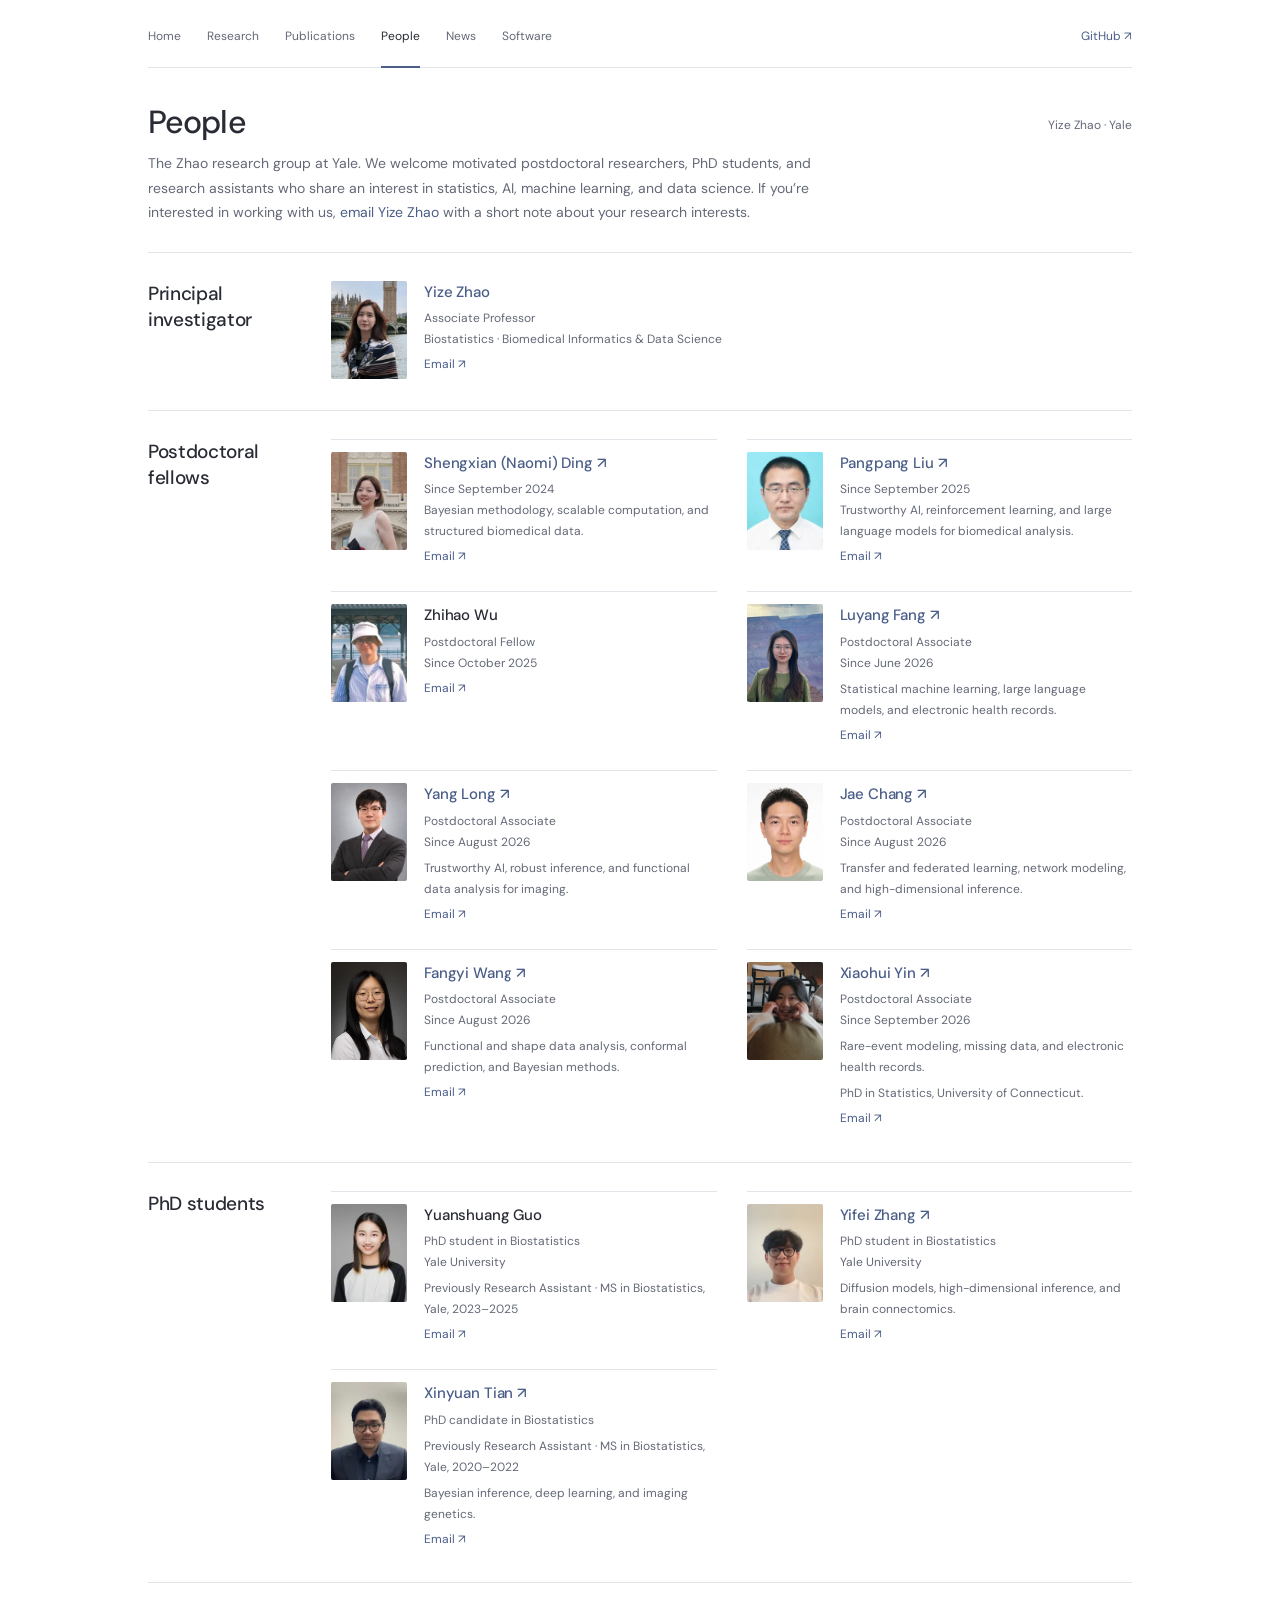
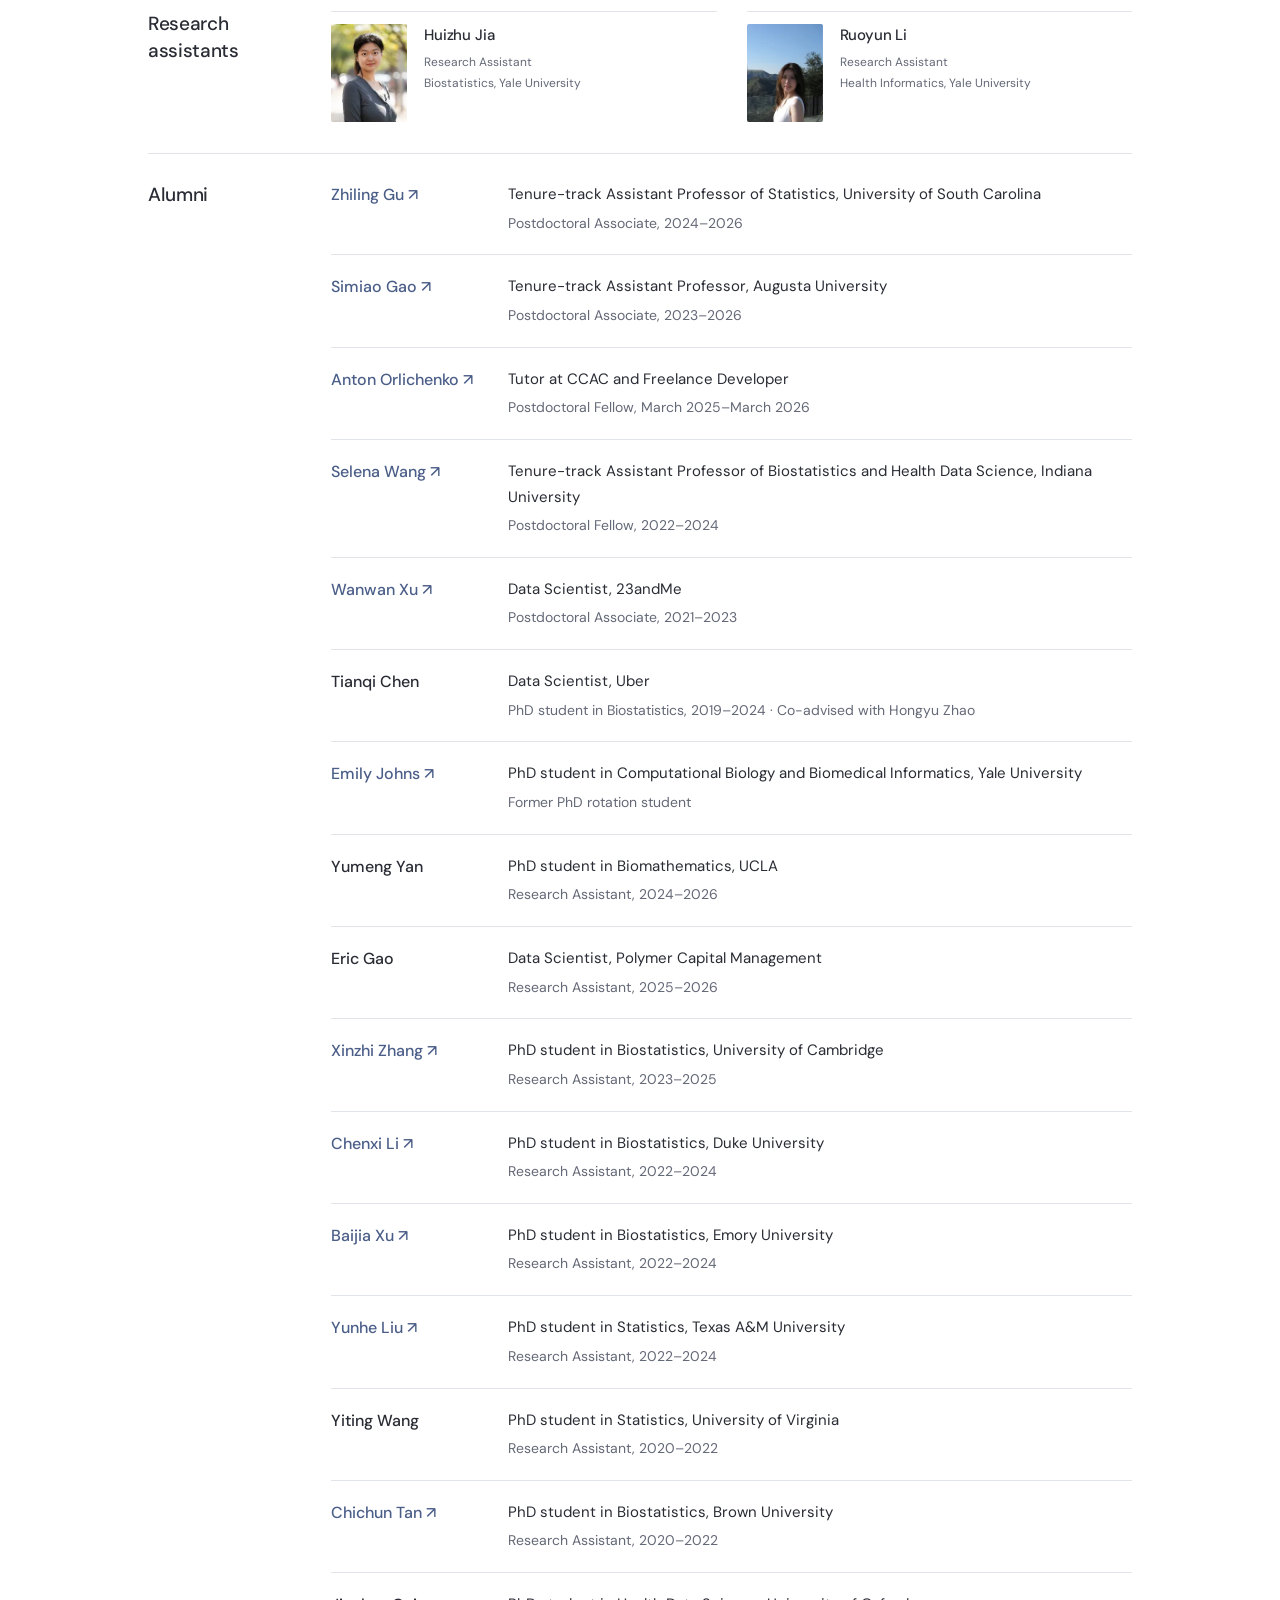
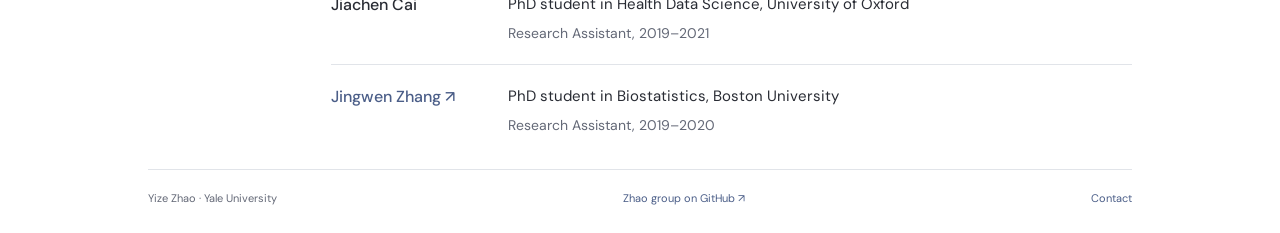
<file: team-4/index.html>
<!doctype html>
<html lang="en">
<head>
  <meta charset="utf-8">
  <meta name="viewport" content="width=device-width, initial-scale=1">
  <title>People | Yize Zhao</title>
  <meta name="description" content="Members and alumni of the Zhao research group at Yale University.">
  <link rel="canonical" href="https://www.yizezhao.com/team-4/">
  <meta property="og:title" content="People | Yize Zhao">
  <meta property="og:description" content="Members and alumni of the Zhao research group at Yale University.">
  <meta property="og:type" content="website">
  <meta property="og:url" content="https://www.yizezhao.com/team-4/">
  <link rel="icon" type="image/svg+xml" href="/assets/favicon.svg">
  <link rel="stylesheet" href="/assets/site.css">
  <script src="/assets/site.js" defer></script>
</head>
<body>
<a class="skip-link" href="#main-content">Skip to content</a>
<div id="zhao-people-scope" aria-label="Yize Zhao academic website"><div class="z-shell">
<nav aria-label="Personal website navigation" class="z-nav">
<a data-page="home" href="/">Home</a>
<a data-page="research" href="/research/">Research</a>
<a data-page="publications" href="/publications/">Publications</a>
<a aria-current="page" data-page="people" href="/team-4/">People</a>
<a data-page="news" href="/news/">News</a>
<a data-page="software" href="/software/">Software</a>
<a href="https://github.com/Zhao-team" rel="noopener" target="_blank">GitHub ↗</a>
</nav>
<main id="main-content">



<div class="z-page" data-panel="people">
<header class="z-page-header"><div><h1 class="z-page-title">People</h1><p class="z-page-intro">The Zhao research group at Yale. We welcome motivated postdoctoral researchers, PhD students, and research assistants who share an interest in statistics, AI, machine learning, and data science. If you’re interested in working with us, <a href="mailto:yize.zhao@yale.edu">email Yize Zhao</a> with a short note about your research interests.</p></div><span class="z-page-byline">Yize Zhao · Yale</span></header>
<section class="z-section"><div class="z-section-label"><h2>Principal investigator</h2></div><article class="z-person z-with-photo"><img loading="lazy" alt="Yize Zhao" data-asset="person-yize-headshot-2026.webp" decoding="async" loading="lazy" src="/assets/person-yize-headshot-2026.webp"/><div><h3><a data-page="home" href="/">Yize Zhao</a></h3><p>Associate Professor<br/>Biostatistics · Biomedical Informatics &amp; Data Science</p><a href="mailto:yize.zhao@yale.edu">Email ↗</a></div></article></section>
<section class="z-section"><div class="z-section-label"><h2>Postdoctoral fellows</h2></div><div class="z-roster">
<article class="z-person z-with-photo"><img loading="lazy" alt="Shengxian (Naomi) Ding" data-asset="person-naomi-ding.webp" decoding="async" loading="lazy" src="/assets/person-naomi-ding.webp"/><div><h3><a href="https://naomi-ding.github.io/" rel="noopener" target="_blank">Shengxian (Naomi) Ding ↗</a></h3><p>Since September 2024<br/>Bayesian methodology, scalable computation, and structured biomedical data.</p><a aria-label="Email Shengxian (Naomi) Ding: naomi.ding@yale.edu" class="z-member-email" href="mailto:naomi.ding@yale.edu" title="naomi.ding@yale.edu">Email ↗</a></div></article>
<article class="z-person z-with-photo"><img loading="lazy" alt="Pangpang Liu" data-asset="person-pangpang-liu.webp" decoding="async" loading="lazy" src="/assets/person-pangpang-liu.webp"/><div><h3><a href="https://campuspress.yale.edu/pangpangliu/" rel="noopener" target="_blank">Pangpang Liu ↗</a></h3><p>Since September 2025<br/>Trustworthy AI, reinforcement learning, and large language models for biomedical analysis.</p><a aria-label="Email Pangpang Liu: pangpang.liu@yale.edu" class="z-member-email" href="mailto:pangpang.liu@yale.edu" title="pangpang.liu@yale.edu">Email ↗</a></div></article>
<article class="z-person z-with-photo"><img loading="lazy" alt="Zhihao Wu" data-asset="person-zhihao-wu.webp" decoding="async" loading="lazy" src="/assets/person-zhihao-wu.webp"/><div><h3>Zhihao Wu</h3><p>Postdoctoral Fellow<br/>Since October 2025</p><a aria-label="Email Zhihao Wu: wu.zhihao@yale.edu" class="z-member-email" href="mailto:wu.zhihao@yale.edu" title="wu.zhihao@yale.edu">Email ↗</a></div></article>
<article class="z-person z-with-photo"><img loading="lazy" alt="Luyang Fang" data-asset="person-luyang-fang.webp" decoding="async" loading="lazy" src="/assets/person-luyang-fang.webp"/><div><h3><a href="https://luyangfang.github.io/" rel="noopener" target="_blank">Luyang Fang ↗</a></h3><p>Postdoctoral Associate<br/>Since June 2026</p><p class="z-member-interests">Statistical machine learning, large language models, and electronic health records.</p><a aria-label="Email Luyang Fang: luyang.fang@yale.edu" class="z-member-email" href="mailto:luyang.fang@yale.edu" title="luyang.fang@yale.edu">Email ↗</a></div></article>
<article class="z-person z-with-photo"><img loading="lazy" alt="Yang Long" data-asset="person-yang-long.webp" decoding="async" loading="lazy" src="/assets/person-yang-long.webp"/><div><h3><a href="https://ylong-chn.github.io/" rel="noopener" target="_blank">Yang Long ↗</a></h3><p>Postdoctoral Associate<br/>Since August 2026</p><p class="z-member-interests">Trustworthy AI, robust inference, and functional data analysis for imaging.</p><a aria-label="Email Yang Long: yang.long@yale.edu" class="z-member-email" href="mailto:yang.long@yale.edu" title="yang.long@yale.edu">Email ↗</a></div></article>
<article class="z-person z-with-photo"><img loading="lazy" alt="Jae Chang" data-asset="person-jae-chang.webp" decoding="async" loading="lazy" src="/assets/person-jae-chang.webp"/><div><h3><a href="https://jaehochang92.github.io/" rel="noopener" target="_blank">Jae Chang ↗</a></h3><p>Postdoctoral Associate<br/>Since August 2026</p><p class="z-member-interests">Transfer and federated learning, network modeling, and high-dimensional inference.</p><a aria-label="Email Jae Chang: jae.chang@yale.edu" class="z-member-email" href="mailto:jae.chang@yale.edu" title="jae.chang@yale.edu">Email ↗</a></div></article>
<article class="z-person z-with-photo"><img loading="lazy" alt="Fangyi Wang" data-asset="person-fangyi-wang.webp" decoding="async" loading="lazy" src="/assets/person-fangyi-wang.webp"/><div><h3><a href="https://fw258.github.io/" rel="noopener" target="_blank">Fangyi Wang ↗</a></h3><p>Postdoctoral Associate<br/>Since August 2026</p><p class="z-member-interests">Functional and shape data analysis, conformal prediction, and Bayesian methods.</p><a aria-label="Email Fangyi Wang: fangyi.wang@yale.edu" class="z-member-email" href="mailto:fangyi.wang@yale.edu" title="fangyi.wang@yale.edu">Email ↗</a></div></article>
<article class="z-person z-with-photo"><img loading="lazy" alt="Xiaohui Yin" data-asset="person-xiaohui-yin.webp" decoding="async" loading="lazy" src="/assets/person-xiaohui-yin.webp"/><div><h3><a href="https://ysph.yale.edu/profile/xiaohui-yin/" rel="noopener" target="_blank">Xiaohui Yin ↗</a></h3><p>Postdoctoral Associate<br/>Since September 2026</p><p class="z-member-interests">Rare-event modeling, missing data, and electronic health records.</p><p>PhD in Statistics, University of Connecticut.</p><a aria-label="Email Xiaohui Yin: xiaohui.yin@yale.edu" class="z-member-email" href="mailto:xiaohui.yin@yale.edu" title="xiaohui.yin@yale.edu">Email ↗</a></div></article>
</div></section>
<section class="z-section"><div class="z-section-label"><h2>PhD students</h2></div><div class="z-roster">
<article class="z-person z-with-photo"><img loading="lazy" alt="Yuanshuang Guo" data-asset="person-yuanshuang-guo.webp" decoding="async" loading="lazy" src="/assets/person-yuanshuang-guo.webp"/><div><h3>Yuanshuang Guo</h3><p>PhD student in Biostatistics<br/>Yale University</p><p>Previously Research Assistant · MS in Biostatistics, Yale, 2023–2025</p><a aria-label="Email Yuanshuang Guo: yuanshuang.guo@yale.edu" class="z-member-email" href="mailto:yuanshuang.guo@yale.edu" title="yuanshuang.guo@yale.edu">Email ↗</a></div></article>
<article class="z-person z-with-photo"><img loading="lazy" alt="Yifei Zhang" data-asset="person-yifei-zhang.webp" decoding="async" loading="lazy" src="/assets/person-yifei-zhang.webp"/><div><h3><a href="https://yifzhang2000.github.io/" rel="noopener" target="_blank">Yifei Zhang ↗</a></h3><p>PhD student in Biostatistics<br/>Yale University</p><p class="z-member-interests">Diffusion models, high-dimensional inference, and brain connectomics.</p><a aria-label="Email Yifei Zhang: yifei.zhang.yz2489@yale.edu" class="z-member-email" href="mailto:yifei.zhang.yz2489@yale.edu" title="yifei.zhang.yz2489@yale.edu">Email ↗</a></div></article>
<article class="z-person z-with-photo"><img loading="lazy" alt="Xinyuan Tian" data-asset="person-xinyuan-tian.webp" decoding="async" loading="lazy" src="/assets/person-xinyuan-tian.webp"/><div><h3><a href="https://xt83.github.io/" rel="noopener" target="_blank">Xinyuan Tian ↗</a></h3><p>PhD candidate in Biostatistics</p><p>Previously Research Assistant · MS in Biostatistics, Yale, 2020–2022</p><p class="z-member-interests">Bayesian inference, deep learning, and imaging genetics.</p><a aria-label="Email Xinyuan Tian: x.tian@yale.edu" class="z-member-email" href="mailto:x.tian@yale.edu" title="x.tian@yale.edu">Email ↗</a></div></article>
</div></section>
<section class="z-section"><div class="z-section-label"><h2>Research assistants</h2></div><div class="z-roster">
<article class="z-person z-with-photo"><img loading="lazy" alt="Huizhu Jia" data-asset="person-huizhu-jia.webp" decoding="async" loading="lazy" src="/assets/person-huizhu-jia.webp"/><div><h3>Huizhu Jia</h3><p>Research Assistant<br/>Biostatistics, Yale University</p></div></article>
<article class="z-person z-with-photo"><img loading="lazy" alt="Ruoyun Li" data-asset="person-ruoyun-li.webp" decoding="async" loading="lazy" src="/assets/person-ruoyun-li.webp"/><div><h3>Ruoyun Li</h3><p>Research Assistant<br/>Health Informatics, Yale University</p></div></article>
</div></section>
<section class="z-section z-alumni-section" id="z-people-alumni">
<div class="z-section-label"><h2>Alumni</h2></div>
<ul class="z-alumni-list">
<li><h3><a href="https://www.guzhiling.com/" rel="noopener" target="_blank">Zhiling Gu ↗</a></h3><div><p>Tenure-track Assistant Professor of Statistics, University of South Carolina</p><p class="z-alumni-role">Postdoctoral Associate, 2024–2026</p></div></li>
<li><h3><a href="https://www.augusta.edu/sph/faculty" rel="noopener" target="_blank">Simiao Gao ↗</a></h3><div><p>Tenure-track Assistant Professor, Augusta University</p><p class="z-alumni-role">Postdoctoral Associate, 2023–2026</p></div></li>
<li><h3><a href="https://aorliche.github.io/" rel="noopener" target="_blank">Anton Orlichenko ↗</a></h3><div><p>Tutor at CCAC and Freelance Developer</p><p class="z-alumni-role">Postdoctoral Fellow, March 2025–March 2026</p></div></li>
<li><h3><a href="https://selenashuowang.github.io/cv/" rel="noopener" target="_blank">Selena Wang ↗</a></h3><div><p>Tenure-track Assistant Professor of Biostatistics and Health Data Science, Indiana University</p><p class="z-alumni-role">Postdoctoral Fellow, 2022–2024</p></div></li>
<li><h3><a href="https://www.linkedin.com/in/wanwan-xu/" rel="noopener" target="_blank">Wanwan Xu ↗</a></h3><div><p>Data Scientist, 23andMe</p><p class="z-alumni-role">Postdoctoral Associate, 2021–2023</p></div></li>
<li><h3>Tianqi Chen</h3><div><p>Data Scientist, Uber</p><p class="z-alumni-role">PhD student in Biostatistics, 2019–2024 · Co-advised with Hongyu Zhao</p></div></li><li><h3><a href="https://www.emilyjohns.org/research" rel="noopener" target="_blank">Emily Johns ↗</a></h3><div><p>PhD student in Computational Biology and Biomedical Informatics, Yale University</p><p class="z-alumni-role">Former PhD rotation student</p></div></li>
<li><h3>Yumeng Yan</h3><div><p>PhD student in Biomathematics, UCLA</p><p class="z-alumni-role">Research Assistant, 2024–2026</p></div></li>
<li><h3>Eric Gao</h3><div><p>Data Scientist, Polymer Capital Management</p><p class="z-alumni-role">Research Assistant, 2025–2026</p></div></li>
<li><h3><a href="https://www.mrc-bsu.cam.ac.uk/staff/xinzhi-zhang" rel="noopener" target="_blank">Xinzhi Zhang ↗</a></h3><div><p>PhD student in Biostatistics, University of Cambridge</p><p class="z-alumni-role">Research Assistant, 2023–2025</p></div></li>
<li><h3><a href="https://scholars.duke.edu/person/Chenxi.Li1" rel="noopener" target="_blank">Chenxi Li ↗</a></h3><div><p>PhD student in Biostatistics, Duke University</p><p class="z-alumni-role">Research Assistant, 2022–2024</p></div></li>
<li><h3><a href="https://sph.emory.edu/profile/phd-student/baijia-xu" rel="noopener" target="_blank">Baijia Xu ↗</a></h3><div><p>PhD student in Biostatistics, Emory University</p><p class="z-alumni-role">Research Assistant, 2022–2024</p></div></li>
<li><h3><a href="https://artsci.tamu.edu/statistics/contact/profiles-a-z.html" rel="noopener" target="_blank">Yunhe Liu ↗</a></h3><div><p>PhD student in Statistics, Texas A&amp;M University</p><p class="z-alumni-role">Research Assistant, 2022–2024</p></div></li>
<li><h3>Yiting Wang</h3><div><p>PhD student in Statistics, University of Virginia</p><p class="z-alumni-role">Research Assistant, 2020–2022</p></div></li>
<li><h3><a href="https://biostatistics.sph.brown.edu/research/people/assistants" rel="noopener" target="_blank">Chichun Tan ↗</a></h3><div><p>PhD student in Biostatistics, Brown University</p><p class="z-alumni-role">Research Assistant, 2020–2022</p></div></li>
<li><h3>Jiachen Cai</h3><div><p>PhD student in Health Data Science, University of Oxford</p><p class="z-alumni-role">Research Assistant, 2019–2021</p></div></li>
<li><h3><a href="https://www.bu.edu/sph/departments/biostatistics/students/" rel="noopener" target="_blank">Jingwen Zhang ↗</a></h3><div><p>PhD student in Biostatistics, Boston University</p><p class="z-alumni-role">Research Assistant, 2019–2020</p></div></li>
</ul>
</section>
</div>


</main><footer class="z-footer"><span>Yize Zhao · Yale University</span><a href="https://github.com/Zhao-team" rel="noopener" target="_blank">Zhao group on GitHub ↗</a><a href="mailto:yize.zhao@yale.edu">Contact</a></footer>
</div></div>
</body>
</html>
</file>
<file: assets/site.css>
@font-face {
  font-family: 'DM Sans';
  font-style: normal;
  font-weight: 400;
  font-display: swap;
  src: url(dm-sans-400.ttf) format('truetype');
}
@font-face {
  font-family: 'DM Sans';
  font-style: normal;
  font-weight: 500;
  font-display: swap;
  src: url(dm-sans-500.ttf) format('truetype');
}
@font-face {
  font-family: 'DM Sans';
  font-style: normal;
  font-weight: 600;
  font-display: swap;
  src: url(dm-sans-600.ttf) format('truetype');
}
html{scroll-behavior:auto}body{margin:0}button,a{-webkit-tap-highlight-color:transparent}
.skip-link{position:absolute;top:-80px;left:20px;z-index:1000;background:#fff;color:#292c34;padding:12px 18px}.skip-link:focus{top:10px}
:focus-visible{outline:2px solid #4b5e88;outline-offset:5px}

#zhao-people-scope{--z-paper:light-dark(#fff,#191c21);--z-ink:light-dark(#292c34,#f0f0f3);--z-muted:light-dark(#646977,#b6bbc5);--z-link:light-dark(#4b5e88,#aec2eb);--z-rule:light-dark(#e1e4e9,#363c47);--z-soft:light-dark(#f6f7fa,#222730);--z-motion:light-dark(#7483b0,#b6c3ed);--z-warm:light-dark(#c88a75,#e3bba7);--z-art:.72;background:var(--z-paper);color:var(--z-ink);font:15px/1.75 'DM Sans',Arial,sans-serif;container-type:inline-size;overflow-wrap:break-word}
#zhao-people-scope *{box-sizing:border-box}
#zhao-people-scope [hidden]{display:none!important}
#zhao-people-scope h1,#zhao-people-scope h2,#zhao-people-scope h3,#zhao-people-scope h4,#zhao-people-scope p,#zhao-people-scope figure{margin:0;color:inherit}
#zhao-people-scope a{color:var(--z-link);text-decoration:none;text-underline-offset:4px}
#zhao-people-scope a:hover{text-decoration:underline}
#zhao-people-scope button{font:inherit;cursor:pointer}
#zhao-people-scope .z-shell{max-width:1080px;margin:auto;padding:0 48px}
#zhao-people-scope .z-nav{display:flex;gap:26px;align-items:center;flex-wrap:wrap;border-bottom:1px solid var(--z-rule);padding:20px 0 14px}
#zhao-people-scope .z-nav button,#zhao-people-scope .z-nav a{font-size:12px;background:none;color:var(--z-muted);border:0;padding:6px 0;position:relative}
#zhao-people-scope .z-nav [aria-current=page]{color:var(--z-ink)}
#zhao-people-scope .z-nav [aria-current=page]::after{content:'';position:absolute;bottom:-15px;left:0;right:0;height:2px;background:var(--z-link)}
#zhao-people-scope .z-nav a:last-child{margin-left:auto;color:var(--z-link)}
#zhao-people-scope .z-hero{position:relative;isolation:isolate;padding:46px 0 35px}
#zhao-people-scope .z-atmosphere{position:absolute;z-index:-1;inset:0 -48px;pointer-events:none;overflow:hidden;opacity:var(--z-art);mask-image:linear-gradient(90deg,transparent 15%,#000 65%),linear-gradient(#000 85%,transparent 100%);mask-composite:intersect}
#zhao-people-scope .z-atmosphere img{width:100%;height:100%;object-fit:cover;object-position:right center;display:block}
#zhao-people-scope .z-atmosphere canvas{position:absolute;inset:0;width:100%;height:100%;color:var(--z-motion)}
#zhao-people-scope .z-hero-content{position:relative}
#zhao-people-scope .z-identity{display:flex;gap:23px;align-items:center;margin-bottom:25px}
#zhao-people-scope .z-portrait{display:block;width:88px;height:115px;object-fit:cover;border-radius:3px}
#zhao-people-scope h1{font-size:46px;line-height:1.1;letter-spacing:-1.8px;font-weight:500}
#zhao-people-scope h1 span{font-size:17px;letter-spacing:0;font-weight:400;margin-left:5px;color:var(--z-muted)}
#zhao-people-scope .z-position{font-size:15px;margin-top:11px}
#zhao-people-scope .z-affiliation{color:var(--z-muted);font-size:12px;margin-top:3px;line-height:1.65}
#zhao-people-scope .z-bio{max-width:610px;text-wrap:pretty}
#zhao-people-scope .z-bio p+p{margin-top:13px}
#zhao-people-scope .z-bio p{background:linear-gradient(90deg,var(--z-paper) 0%,transparent 100%)}
#zhao-people-scope .z-links{display:flex;gap:9px 21px;flex-wrap:wrap;font-size:12px;margin-top:21px}
#zhao-people-scope .z-motion-button{position:absolute;right:0;bottom:2px;background:var(--z-paper);color:var(--z-muted);font-size:11px;border:1px solid var(--z-rule);border-radius:20px;padding:5px 11px}
#zhao-people-scope .z-section{border-top:1px solid var(--z-rule);padding:28px 0 31px;display:grid;grid-template-columns:155px 1fr;gap:28px}
#zhao-people-scope h2{font-size:19px;line-height:1.4;font-weight:500;letter-spacing:-.35px}
#zhao-people-scope h3{font-size:16px;line-height:1.5;font-weight:500;letter-spacing:-.15px}
#zhao-people-scope h4{font-size:13px;font-weight:500}
#zhao-people-scope .z-section-label a{display:inline-block;font-size:12px;margin-top:9px}
#zhao-people-scope .z-topics{display:grid;gap:23px}
#zhao-people-scope .z-topic{display:grid;grid-template-columns:112px 1fr;gap:21px;align-items:center}
#zhao-people-scope .z-topic img{width:112px;height:74px;object-fit:contain;display:block;background:#fff;padding:3px}
#zhao-people-scope .z-topic p{font-size:13px;color:var(--z-muted);margin-top:4px}
#zhao-people-scope .z-topic small{font-size:11px;color:var(--z-muted);display:block;margin-top:5px}
#zhao-people-scope .z-honors{list-style:none;margin:0;padding:0;display:grid;gap:8px;font-size:13px}
#zhao-people-scope .z-honors span{color:var(--z-muted)}
#zhao-people-scope .z-honors small{font-size:12px;color:var(--z-muted);display:block;margin-top:12px}
#zhao-people-scope .z-group-note p{font-size:14px}
#zhao-people-scope .z-group-note p+p{margin-top:12px}
#zhao-people-scope .z-group-note .z-placement{font-size:12px;color:var(--z-muted)}
#zhao-people-scope .z-footer{border-top:1px solid var(--z-rule);display:flex;justify-content:space-between;gap:16px;flex-wrap:wrap;padding:19px 0 25px;font-size:11px;color:var(--z-muted)}
#zhao-people-scope .z-page{padding-top:37px}
#zhao-people-scope .z-page-header{margin-bottom:27px;display:flex;justify-content:space-between;gap:20px;align-items:start}
#zhao-people-scope .z-page .z-page-title{font-size:32px;letter-spacing:-.9px;margin-bottom:11px}
#zhao-people-scope .z-page-intro{max-width:720px;color:var(--z-muted);font-size:14px}
#zhao-people-scope .z-page-byline{font-size:12px;color:var(--z-muted);white-space:nowrap;padding-top:10px}
#zhao-people-scope .z-jump{display:flex;gap:10px 24px;flex-wrap:wrap;font-size:12px;padding:0 0 25px}
#zhao-people-scope .z-research{border-top:1px solid var(--z-rule);padding:31px 0 37px;scroll-margin-top:20px}
#zhao-people-scope .z-theme-heading{display:flex;gap:19px;align-items:baseline;margin-bottom:13px}
#zhao-people-scope .z-number{font-size:12px;color:var(--z-muted)}
#zhao-people-scope .z-research h3{font-size:24px;letter-spacing:-.6px}
#zhao-people-scope .z-question{font-size:17px;line-height:1.6;margin-bottom:10px;color:var(--z-link)}
#zhao-people-scope .z-research-copy{font-size:14px;color:var(--z-muted);max-width:790px}
#zhao-people-scope .z-paper-figure{margin:24px 0 19px}
#zhao-people-scope .z-image-button{display:block;border:1px solid var(--z-rule);padding:16px;background:#fff;width:100%;cursor:zoom-in;border-radius:2px}
#zhao-people-scope .z-image-button img{width:82%;max-height:300px;object-fit:contain;display:block;margin:auto}
#zhao-people-scope .z-paper-figure.is-expanded .z-image-button{cursor:zoom-out}
#zhao-people-scope .z-paper-figure.is-expanded .z-image-button img{width:100%;max-height:none}
#zhao-people-scope figcaption{font-size:11px;color:var(--z-muted);margin-top:9px;line-height:1.7}
#zhao-people-scope figcaption strong{font-weight:500;color:var(--z-ink)}
#zhao-people-scope .z-figure-action{display:flex;gap:16px;justify-content:space-between;align-items:baseline}
#zhao-people-scope .z-figure-action button{flex-shrink:0;border:0;background:none;color:var(--z-link);font-size:11px;padding:3px 0}
#zhao-people-scope .z-key-label{font-size:11px;font-weight:500;letter-spacing:.09em;text-transform:uppercase;color:var(--z-muted);margin:22px 0 10px}
#zhao-people-scope .z-papers{list-style:none;padding:0;margin:0;display:grid;gap:13px}
#zhao-people-scope .z-papers li{display:grid;grid-template-columns:39px 1fr;gap:14px}
#zhao-people-scope .z-year{font-size:11px;color:var(--z-muted);padding-top:3px}
#zhao-people-scope .z-paper-title{font-size:14px;font-weight:500;color:var(--z-ink)}
#zhao-people-scope .z-paper-meta{font-size:12px;color:var(--z-muted);margin-top:1px}
#zhao-people-scope .z-paper-meta a{margin-left:13px;white-space:nowrap}
#zhao-people-scope .z-research-end{border-top:1px solid var(--z-rule);padding:25px 0 30px;display:flex;gap:15px 30px;flex-wrap:wrap;font-size:13px}
#zhao-people-scope .z-roster{display:grid;grid-template-columns:1fr 1fr;gap:23px 30px}
#zhao-people-scope .z-person p{font-size:12px;color:var(--z-muted);margin-top:5px}
#zhao-people-scope .z-person h3{font-size:15px}
#zhao-people-scope .z-alumni{display:grid;gap:19px}
#zhao-people-scope .z-alumni>div{display:grid;grid-template-columns:150px 1fr;gap:15px;font-size:14px}
#zhao-people-scope .z-alumni p{font-size:12px;color:var(--z-muted)}
#zhao-people-scope .z-note{font-size:12px;color:var(--z-muted);padding:14px 0 25px}
#zhao-people-scope .z-software-row{border-top:1px solid var(--z-rule);padding:23px 0;display:grid;grid-template-columns:180px 1fr;gap:25px}
#zhao-people-scope .z-software-row p{font-size:14px;color:var(--z-muted)}
#zhao-people-scope .z-software-row small{display:block;font-size:11px;color:var(--z-muted);margin-top:4px}
#zhao-people-scope .z-software-row .z-links{margin-top:10px}
#zhao-people-scope .z-software-section{scroll-margin-top:24px}
#zhao-people-scope .z-software-section>h2{margin:20px 0 14px;font-size:21px}
#zhao-people-scope .z-software-section+.z-software-section{margin-top:34px}
#zhao-people-scope .z-software-section .z-software-row:last-child{padding-bottom:0}
#zhao-people-scope .z-invitation{padding:25px 0 30px;border-top:1px solid var(--z-rule);display:grid;grid-template-columns:175px 1fr;gap:28px}
#zhao-people-scope .z-invitation p{font-size:14px;max-width:610px}
#zhao-people-scope .z-invitation p+p{margin-top:12px;color:var(--z-muted)}
#zhao-people-scope .z-contact-line{background:var(--z-soft);padding:21px 25px;margin:0 0 32px;font-size:14px}
#zhao-people-scope .z-contact-line p{font-size:12px;color:var(--z-muted);margin-top:5px}
@container(max-width:800px){#zhao-people-scope .z-shell{padding:0 30px}#zhao-people-scope .z-nav{gap:13px 23px}#zhao-people-scope .z-nav a:last-child{margin-left:0}#zhao-people-scope .z-atmosphere{inset:0 -30px;opacity:calc(var(--z-art)*.62)}#zhao-people-scope .z-bio{max-width:540px}#zhao-people-scope .z-section{grid-template-columns:133px 1fr;gap:22px}#zhao-people-scope .z-topic{grid-template-columns:90px 1fr;gap:16px}#zhao-people-scope .z-topic img{width:90px;height:69px}#zhao-people-scope .z-page-byline{display:none}#zhao-people-scope .z-alumni>div{grid-template-columns:1fr;gap:2px}}
@container(max-width:600px){#zhao-people-scope .z-atmosphere img{object-fit:contain;object-position:right top}#zhao-people-scope .z-shell{padding:0 22px}#zhao-people-scope .z-nav{gap:7px 23px;padding-top:14px}#zhao-people-scope .z-nav button,#zhao-people-scope .z-nav a{padding:8px 0}#zhao-people-scope .z-nav [aria-current=page]::after{bottom:2px}#zhao-people-scope .z-hero{padding:29px 0 50px}#zhao-people-scope .z-atmosphere{inset:0 -22px;opacity:calc(var(--z-art)*.42);mask-image:linear-gradient(90deg,transparent,#000 80%),linear-gradient(#000 80%,transparent);mask-composite:intersect}#zhao-people-scope .z-identity{gap:17px;margin-bottom:24px}#zhao-people-scope .z-portrait{width:67px;height:90px}#zhao-people-scope h1{font-size:34px;letter-spacing:-1.2px}#zhao-people-scope h1 span{font-size:14px;margin-left:2px}#zhao-people-scope .z-position{font-size:12px;line-height:1.6;margin-top:8px}#zhao-people-scope .z-affiliation{font-size:11px}#zhao-people-scope .z-bio p{font-size:14px}#zhao-people-scope .z-links{gap:8px 18px}#zhao-people-scope .z-section{grid-template-columns:1fr;gap:19px;padding:25px 0}#zhao-people-scope .z-section-label{display:flex;justify-content:space-between;align-items:baseline;gap:15px}#zhao-people-scope .z-section-label a{margin:0}#zhao-people-scope .z-topic{grid-template-columns:78px 1fr;gap:15px}#zhao-people-scope .z-topic img{width:78px;height:73px}#zhao-people-scope .z-topic h3{font-size:15px}#zhao-people-scope .z-topic small{display:none}#zhao-people-scope .z-topic p{font-size:12px}#zhao-people-scope .z-page{padding-top:28px}#zhao-people-scope .z-page .z-page-title{font-size:28px}#zhao-people-scope .z-theme-heading{gap:13px}#zhao-people-scope .z-research h3{font-size:22px}#zhao-people-scope .z-question{font-size:16px}#zhao-people-scope .z-image-button{padding:7px}#zhao-people-scope .z-figure-action{display:block}#zhao-people-scope .z-figure-action button{padding:8px 0}#zhao-people-scope .z-research{padding:27px 0}#zhao-people-scope .z-papers li{grid-template-columns:32px 1fr;gap:9px}#zhao-people-scope .z-paper-title{font-size:13px}#zhao-people-scope .z-paper-meta a{margin-left:8px}#zhao-people-scope .z-roster{grid-template-columns:1fr}#zhao-people-scope .z-software-row,#zhao-people-scope .z-invitation{grid-template-columns:1fr;gap:9px}#zhao-people-scope .z-contact-line{padding:18px}#zhao-people-scope .z-motion-button{bottom:14px}}
@media(prefers-color-scheme:dark){#zhao-people-scope .z-atmosphere img{filter:invert(1) hue-rotate(180deg);mix-blend-mode:screen}}
@media(prefers-reduced-motion:reduce){#zhao-people-scope *{scroll-behavior:auto!important;transition:none!important}}
#zhao-people-scope .z-bio{max-width:690px}
#zhao-people-scope .z-bio strong{font-weight:500}
#zhao-people-scope .z-personal-copy{font-size:14px;max-width:690px}
#zhao-people-scope .z-personal-copy p+p{margin-top:14px}
#zhao-people-scope .z-dated-honors{gap:17px}
#zhao-people-scope .z-dated-honors li{display:grid;grid-template-columns:45px 1fr;gap:10px}
#zhao-people-scope .z-dated-honors small{margin-top:0;font-size:12px}
#zhao-people-scope .z-eyebrow{font-size:11px;letter-spacing:.1em;text-transform:uppercase;color:var(--z-muted);margin-bottom:9px}
#zhao-people-scope .z-research-index{display:grid;grid-template-columns:1fr 1fr;gap:0 35px;padding:0 0 30px}
#zhao-people-scope .z-research-index a{display:flex;gap:13px;padding:13px 0;border-bottom:1px solid var(--z-rule);font-size:13px}
#zhao-people-scope .z-research-index span{color:var(--z-muted);font-size:11px}
#zhao-people-scope .z-research-copy p+p{margin-top:12px}
#zhao-people-scope .z-research{padding-top:35px;padding-bottom:40px}
#zhao-people-scope .z-research .z-question{margin-bottom:12px;color:var(--z-link)}
#zhao-people-scope .z-current-work{display:grid;grid-template-columns:1fr 1fr;gap:30px;margin:26px 0 23px}
#zhao-people-scope .z-current-work>div{border-top:2px solid var(--z-rule);padding-top:12px}
#zhao-people-scope .z-current-work h4{font-size:15px;margin:5px 0 7px}
#zhao-people-scope .z-current-work p{font-size:13px;line-height:1.7;color:var(--z-muted)}
#zhao-people-scope .z-current-work a{font-size:12px;display:inline-block;margin-top:9px}
#zhao-people-scope .z-status{font-size:11px;color:var(--z-link)}
#zhao-people-scope .z-papers li{grid-template-columns:55px 1fr;gap:13px}
#zhao-people-scope .z-image-button img{width:92%;max-height:330px}
#zhao-people-scope .z-concept{margin:28px 0 24px}
#zhao-people-scope .z-concept>div{background:var(--z-soft);padding:25px 25px 21px;border-radius:3px}
#zhao-people-scope .z-diagram-label{display:block;font-size:11px;line-height:1.55;letter-spacing:.02em;font-weight:500;color:var(--z-muted);margin-bottom:17px}
#zhao-people-scope .z-course-schematic{display:grid;grid-template-columns:1.15fr 1.15fr .7fr;gap:27px;align-items:center}
#zhao-people-scope .z-evidence-lane{display:grid;grid-template-columns:64px repeat(5,1fr);gap:8px;align-items:center;margin-bottom:13px;font-size:11px}
#zhao-people-scope .z-evidence-lane i{display:block;width:7px;height:7px;border-radius:2px;background:var(--z-link)}
#zhao-people-scope .z-evidence-lane i.is-missing{background:transparent;border:1px solid var(--z-rule)}
#zhao-people-scope .z-concept p{font-size:12px;line-height:1.65}
#zhao-people-scope .z-course-input>p,#zhao-people-scope .z-course-curves>p,#zhao-people-scope .z-science-track>p{font-size:11px;color:var(--z-muted);margin-top:16px}
#zhao-people-scope .z-course-curves svg{display:block;width:100%;height:auto;overflow:visible;color:var(--z-link);fill:currentColor}
#zhao-people-scope .z-course-curves .z-band{fill:currentColor;opacity:.13}
#zhao-people-scope .z-course-curves .z-curve{fill:none;stroke:currentColor;stroke-width:2.2}
#zhao-people-scope .z-course-curves .z-alt-curve{fill:none;stroke:var(--z-warm);stroke-width:1.7;stroke-dasharray:4 4}
#zhao-people-scope .z-course-output{border-left:1px solid var(--z-rule);padding-left:22px}
#zhao-people-scope .z-course-output p{line-height:2.1}
#zhao-people-scope .z-course-output p span{display:block}
#zhao-people-scope .z-assessment-schematic{display:grid;grid-template-columns:1fr 1fr 1fr;gap:32px;align-items:start}
#zhao-people-scope .z-assessment-schematic>div>p{margin:8px 0}
#zhao-people-scope .z-evidence-center{border-left:1px solid var(--z-rule);border-right:1px solid var(--z-rule);padding:0 23px}
#zhao-people-scope .z-records{height:53px;display:flex;gap:7px;align-items:center;margin:12px 0 16px}
#zhao-people-scope .z-records i{height:35%;width:12px;background:var(--z-link);opacity:.28}
#zhao-people-scope .z-records i:nth-child(3n){height:65%;opacity:.48}
#zhao-people-scope .z-records i:nth-child(4n){height:95%;opacity:.7}
#zhao-people-scope .z-records i:nth-child(2){height:50%}
#zhao-people-scope .z-records i:nth-child(5){height:80%;opacity:.55}
#zhao-people-scope .z-decision-rule{width:30px;height:1px;background:var(--z-rule);margin:10px 0}
#zhao-people-scope .z-science-schematic{display:grid;grid-template-columns:1.3fr 1fr;gap:45px;align-items:start}
#zhao-people-scope .z-workflow-steps{display:flex;align-items:center;justify-content:space-between;gap:9px;font-size:13px}
#zhao-people-scope .z-workflow-steps b{font-weight:400;color:var(--z-muted)}
#zhao-people-scope .z-science-return{height:15px;margin:5px 18px 0;border:1px solid var(--z-rule);border-top:none;border-radius:0 0 8px 8px}
#zhao-people-scope .z-science-checks{border-left:2px solid var(--z-link);padding-left:23px}
#zhao-people-scope .z-science-checks p+p{margin-top:6px}
#zhao-people-scope .z-full-bibliography{margin:0;padding:0 0 0 24px;display:grid;gap:19px;font-size:14px}
#zhao-people-scope .z-full-bibliography li{padding-left:7px}
#zhao-people-scope .z-full-bibliography li::marker{font-size:11px;color:var(--z-muted)}
#zhao-people-scope .z-bib-authors{font-size:12px;color:var(--z-muted);margin-top:3px}
#zhao-people-scope .z-bib-title{font-weight:500;font-size:14px;line-height:1.65}
#zhao-people-scope .z-bib-meta{font-size:12px;color:var(--z-muted)}
#zhao-people-scope [data-bibliography=published] h3{margin-bottom:22px}
#zhao-people-scope .z-roster .z-person{border-top:1px solid var(--z-rule);padding-top:12px}
@container(max-width:700px){#zhao-people-scope .z-course-schematic{grid-template-columns:1fr 1fr}#zhao-people-scope .z-course-output{grid-column:1/-1;border-left:0;border-top:1px solid var(--z-rule);padding:15px 0 0}#zhao-people-scope .z-course-output .z-diagram-label{margin-bottom:6px}#zhao-people-scope .z-course-output p br{display:none}#zhao-people-scope .z-course-output p br:after{content:' · '}#zhao-people-scope .z-assessment-schematic{gap:18px}#zhao-people-scope .z-evidence-center{padding:0 12px}#zhao-people-scope .z-science-schematic{gap:25px}}
@container(max-width:520px){#zhao-people-scope .z-research-index{grid-template-columns:1fr;padding-bottom:25px}#zhao-people-scope .z-current-work{grid-template-columns:1fr;gap:20px}#zhao-people-scope .z-course-schematic,#zhao-people-scope .z-assessment-schematic,#zhao-people-scope .z-science-schematic{grid-template-columns:1fr;gap:23px}#zhao-people-scope .z-concept>div{padding:22px}#zhao-people-scope .z-course-output{grid-column:auto}#zhao-people-scope .z-diagram-label{margin-bottom:12px}#zhao-people-scope .z-course-curves svg{max-width:310px}#zhao-people-scope .z-evidence-center{border:0;border-top:1px solid var(--z-rule);border-bottom:1px solid var(--z-rule);padding:17px 0}#zhao-people-scope .z-science-checks{padding-left:15px}#zhao-people-scope .z-papers li{grid-template-columns:1fr;gap:0}#zhao-people-scope .z-full-bibliography{padding-left:19px}#zhao-people-scope .z-image-button img{width:100%}}
@media(pointer:coarse){#zhao-people-scope .z-nav button,#zhao-people-scope .z-nav a{min-height:44px;display:inline-flex;align-items:center}#zhao-people-scope .z-links a,#zhao-people-scope .z-jump a{padding:8px 0}#zhao-people-scope .z-enlarge{min-height:44px}}

#zhao-people-scope .z-achievement-list{list-style:none;margin:19px 0;padding:0;display:grid;gap:17px}
#zhao-people-scope .z-achievement-list>li>a{font-weight:500}
#zhao-people-scope .z-achievement-list p{font-size:13px;color:var(--z-muted);margin-top:4px}
#zhao-people-scope .z-compact-list{list-style:none;margin:17px 0 20px;padding:0;display:grid;gap:12px}
#zhao-people-scope .z-compact-list strong{display:block;font-weight:500;font-size:13px}
#zhao-people-scope .z-compact-list span{display:block;font-size:12px;color:var(--z-muted)}
#zhao-people-scope .z-home-contact{margin-top:24px!important;font-size:13px}
#zhao-people-scope .z-with-photo{display:grid;grid-template-columns:76px 1fr;gap:17px;align-items:start}
#zhao-people-scope .z-with-photo>img{width:76px;height:98px;object-fit:cover;border-radius:2px;display:block}
#zhao-people-scope .z-with-photo>div{min-width:0}
#zhao-people-scope .z-person>a,#zhao-people-scope .z-person>div>a{font-size:12px}
#zhao-people-scope .z-alumni-history{display:grid;grid-template-columns:1fr 1fr;gap:22px 29px}
#zhao-people-scope .z-alumni-history>div{border-top:1px solid var(--z-rule);padding-top:12px}
#zhao-people-scope .z-alumni-history h3{font-size:14px}
#zhao-people-scope .z-alumni-history p{font-size:12px;color:var(--z-muted);margin-top:4px}
#zhao-people-scope .z-restored-heading{margin:26px 0 12px;font-weight:500;font-size:16px}
#zhao-people-scope .z-contact-details{font-size:13px;line-height:1.8;margin-top:17px}
@container(max-width:700px){#zhao-people-scope .z-with-photo{grid-template-columns:60px 1fr;gap:13px}#zhao-people-scope .z-with-photo>img{width:60px;height:78px}#zhao-people-scope .z-roster{column-gap:19px}}
@container(max-width:600px){#zhao-people-scope .z-alumni-history{grid-template-columns:1fr}#zhao-people-scope .z-with-photo{grid-template-columns:76px 1fr;gap:17px}#zhao-people-scope .z-with-photo>img{width:76px;height:98px}}

#zhao-people-scope [data-panel="home"] .z-bio{max-width:790px}
#zhao-people-scope [data-panel="home"] .z-bio a{text-decoration:underline;text-decoration-color:color-mix(in srgb,var(--z-link) 32%,transparent);text-decoration-thickness:1px}
#zhao-people-scope [data-panel="home"] .z-bio a:hover{text-decoration-color:var(--z-link)}
#zhao-people-scope .z-home-affiliations{max-width:790px;margin:28px 0 12px}
#zhao-people-scope .z-home-affiliations h2{font-size:12px;letter-spacing:0;color:var(--z-muted);margin-bottom:8px}
#zhao-people-scope .z-home-affiliations ul{display:flex;flex-wrap:wrap;gap:3px 0;list-style:none;margin:0;padding:0;font-size:12px;line-height:1.8}
#zhao-people-scope .z-home-affiliations li{display:inline}
#zhao-people-scope .z-home-affiliations li:not(:last-child)::after{content:'·';margin:0 10px;color:var(--z-muted)}
#zhao-people-scope [data-panel="home"] .z-achievement-list{margin:0}
#zhao-people-scope [data-panel="home"] .z-hero{padding-bottom:42px}
@container(max-width:600px){#zhao-people-scope [data-panel="home"] .z-hero{padding-bottom:55px}#zhao-people-scope .z-home-affiliations{margin-top:24px}}
@media(pointer:coarse){#zhao-people-scope .z-home-affiliations ul{display:block}#zhao-people-scope .z-home-affiliations li{display:block}#zhao-people-scope .z-home-affiliations li::after{display:none}#zhao-people-scope .z-home-affiliations a{display:inline-block;padding:9px 0}}

#zhao-people-scope .z-atmosphere{bottom:auto;height:min(100%,660px)}

#zhao-people-scope .z-hero-content > .z-links{font-size:16px;gap:8px 26px;line-height:1.7;margin-top:24px;font-weight:500}
#zhao-people-scope .z-hero-content > .z-links a{display:inline-flex;align-items:center;min-height:36px}
#zhao-people-scope .z-home-affiliations{margin-top:24px}
#zhao-people-scope .z-home-affiliations h2{font-size:15px;font-weight:500;color:var(--z-ink);margin-bottom:10px}
#zhao-people-scope .z-home-affiliations ul{font-size:15px;line-height:1.8;gap:6px 0}
@container(max-width:600px){#zhao-people-scope .z-hero-content > .z-links{gap:4px 23px}#zhao-people-scope .z-hero-content > .z-links a{min-height:44px}#zhao-people-scope .z-home-affiliations ul{display:block}#zhao-people-scope .z-home-affiliations li{display:block}#zhao-people-scope .z-home-affiliations li::after{display:none}#zhao-people-scope .z-home-affiliations a{display:inline-flex;align-items:center;min-height:44px;padding:6px 0}}

#zhao-people-scope .z-research-publications .z-page-header{align-items:baseline}
#zhao-people-scope .z-research-publications .z-publication-archive{font-size:14px;white-space:nowrap}
#zhao-people-scope .z-research-publications .z-research-index a{font-size:14px}
#zhao-people-scope .z-research-publications .z-research h3{margin-bottom:23px;font-size:22px;line-height:1.4}
#zhao-people-scope .z-research-publications .z-papers{gap:20px}
#zhao-people-scope .z-research-publications .z-paper-title{font-size:15px;line-height:1.6}
#zhao-people-scope .z-research-publications .z-paper-meta{font-size:13px;line-height:1.6;margin-top:4px}
#zhao-people-scope .z-research-publications .z-year{font-size:12px;padding-top:3px}
@container(max-width:600px){#zhao-people-scope .z-research-publications .z-page-header{display:block}#zhao-people-scope .z-research-publications .z-publication-archive{display:inline-flex;align-items:center;min-height:44px;margin-top:7px}#zhao-people-scope .z-research-publications .z-research h3{font-size:20px;margin-bottom:21px}#zhao-people-scope .z-research-publications .z-papers{gap:21px}#zhao-people-scope .z-research-publications .z-year{padding-top:0;margin-bottom:3px}}

#zhao-people-scope .z-research-publications .z-page-intro{font-size:18px;line-height:1.6;color:var(--z-ink)}
#zhao-people-scope .z-research-publications .z-publication-archive{font-size:16px}
#zhao-people-scope .z-research-publications .z-research-index a{font-size:16px;line-height:1.65;padding:15px 0}
#zhao-people-scope .z-research-publications .z-paper-title{font-size:16px;line-height:1.65}
#zhao-people-scope .z-research-publications .z-paper-meta{font-size:14px;line-height:1.65;margin-top:5px}
#zhao-people-scope .z-research-publications .z-year{font-size:14px;padding-top:2px}
#zhao-people-scope .z-research-publications .z-papers{gap:23px}
#zhao-people-scope .z-research-publications .z-research-end{font-size:16px}
@container(max-width:600px){#zhao-people-scope .z-research-publications .z-page-intro{font-size:18px}#zhao-people-scope .z-research-publications .z-year{padding-top:0;margin-bottom:4px}#zhao-people-scope .z-research-publications .z-research-index a{padding:13px 0}}

#zhao-people-scope .z-alumni-list{list-style:none;margin:0;padding:0;display:grid;gap:0}
#zhao-people-scope .z-alumni-list>li{display:grid;grid-template-columns:155px minmax(0,1fr);gap:12px 22px;padding:19px 0;border-bottom:1px solid var(--z-rule)}
#zhao-people-scope .z-alumni-list>li:first-child{padding-top:0}
#zhao-people-scope .z-alumni-list>li:last-child{border-bottom:0;padding-bottom:0}
#zhao-people-scope .z-alumni-list h3{font-size:16px;line-height:1.6;letter-spacing:0}
#zhao-people-scope .z-alumni-list p{font-size:15px;line-height:1.7}
#zhao-people-scope .z-alumni-list .z-alumni-role{font-size:14px;color:var(--z-muted);margin-top:4px}
#zhao-people-scope .z-alumni-list .z-alumni-role:first-child{margin-top:0}
@container(max-width:760px){#zhao-people-scope .z-alumni-list>li{grid-template-columns:1fr;gap:4px;padding:20px 0}}
@media(pointer:coarse){#zhao-people-scope .z-alumni-list h3 a{display:inline-flex;align-items:center;min-height:44px}}


#zhao-people-scope .z-office-location{font-size:15px;line-height:1.7;margin-top:12px;color:var(--z-ink)}

#zhao-people-scope .z-news{padding:32px 0 36px}
#zhao-people-scope .z-news h2{font-size:24px}
#zhao-people-scope .z-news-content{min-width:0}
#zhao-people-scope .z-news-list{list-style:none;margin:0;padding:0;display:grid;gap:0}
#zhao-people-scope .z-news-list>li{display:grid;grid-template-columns:114px minmax(0,1fr);gap:20px;padding:18px 0;border-bottom:1px solid var(--z-rule)}
#zhao-people-scope .z-news-list>li:first-child{padding-top:0}
#zhao-people-scope .z-news-list time{font-size:14px;color:var(--z-muted);line-height:1.8;padding-top:1px}
#zhao-people-scope .z-news-list p{font-size:16px;line-height:1.75}
#zhao-people-scope .z-news-list a{font-weight:500;text-decoration:underline;text-decoration-color:color-mix(in srgb,var(--z-link) 35%,transparent)}
#zhao-people-scope .z-news-list a:hover{text-decoration-color:var(--z-link)}
@container(max-width:760px){#zhao-people-scope .z-news{grid-template-columns:1fr;gap:16px}#zhao-people-scope .z-news-list>li{grid-template-columns:106px minmax(0,1fr);gap:16px}}
@container(max-width:520px){#zhao-people-scope .z-news-list>li{grid-template-columns:1fr;gap:5px;padding:18px 0}#zhao-people-scope .z-news-list p{font-size:15px}#zhao-people-scope .z-news-list time{font-size:14px}}

#zhao-people-scope{color-scheme:light dark;width:100%;min-width:0}

#zhao-people-scope [data-panel="research"] .z-research h2{font-size:22px;letter-spacing:-.6px}
#zhao-people-scope .z-theme-summary{max-width:670px;margin:8px 0 16px;color:var(--z-muted)}
</file>
